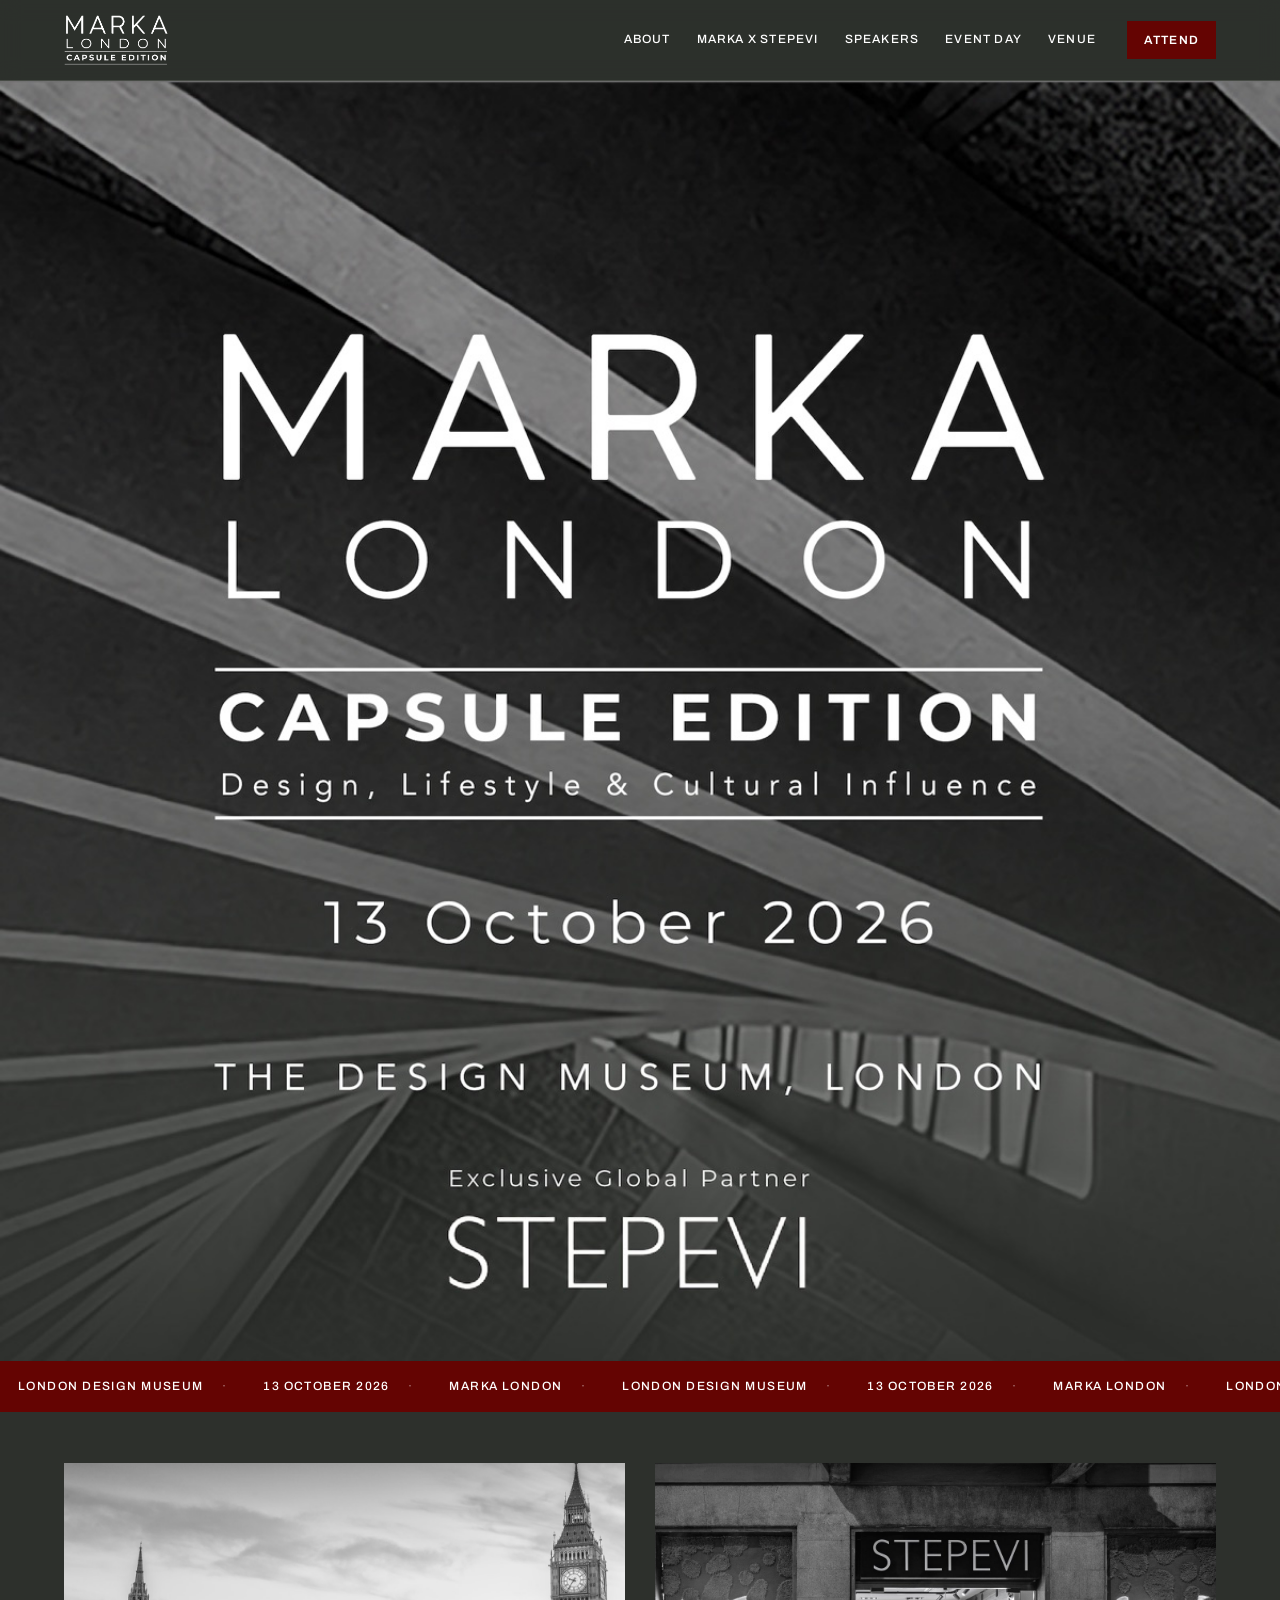
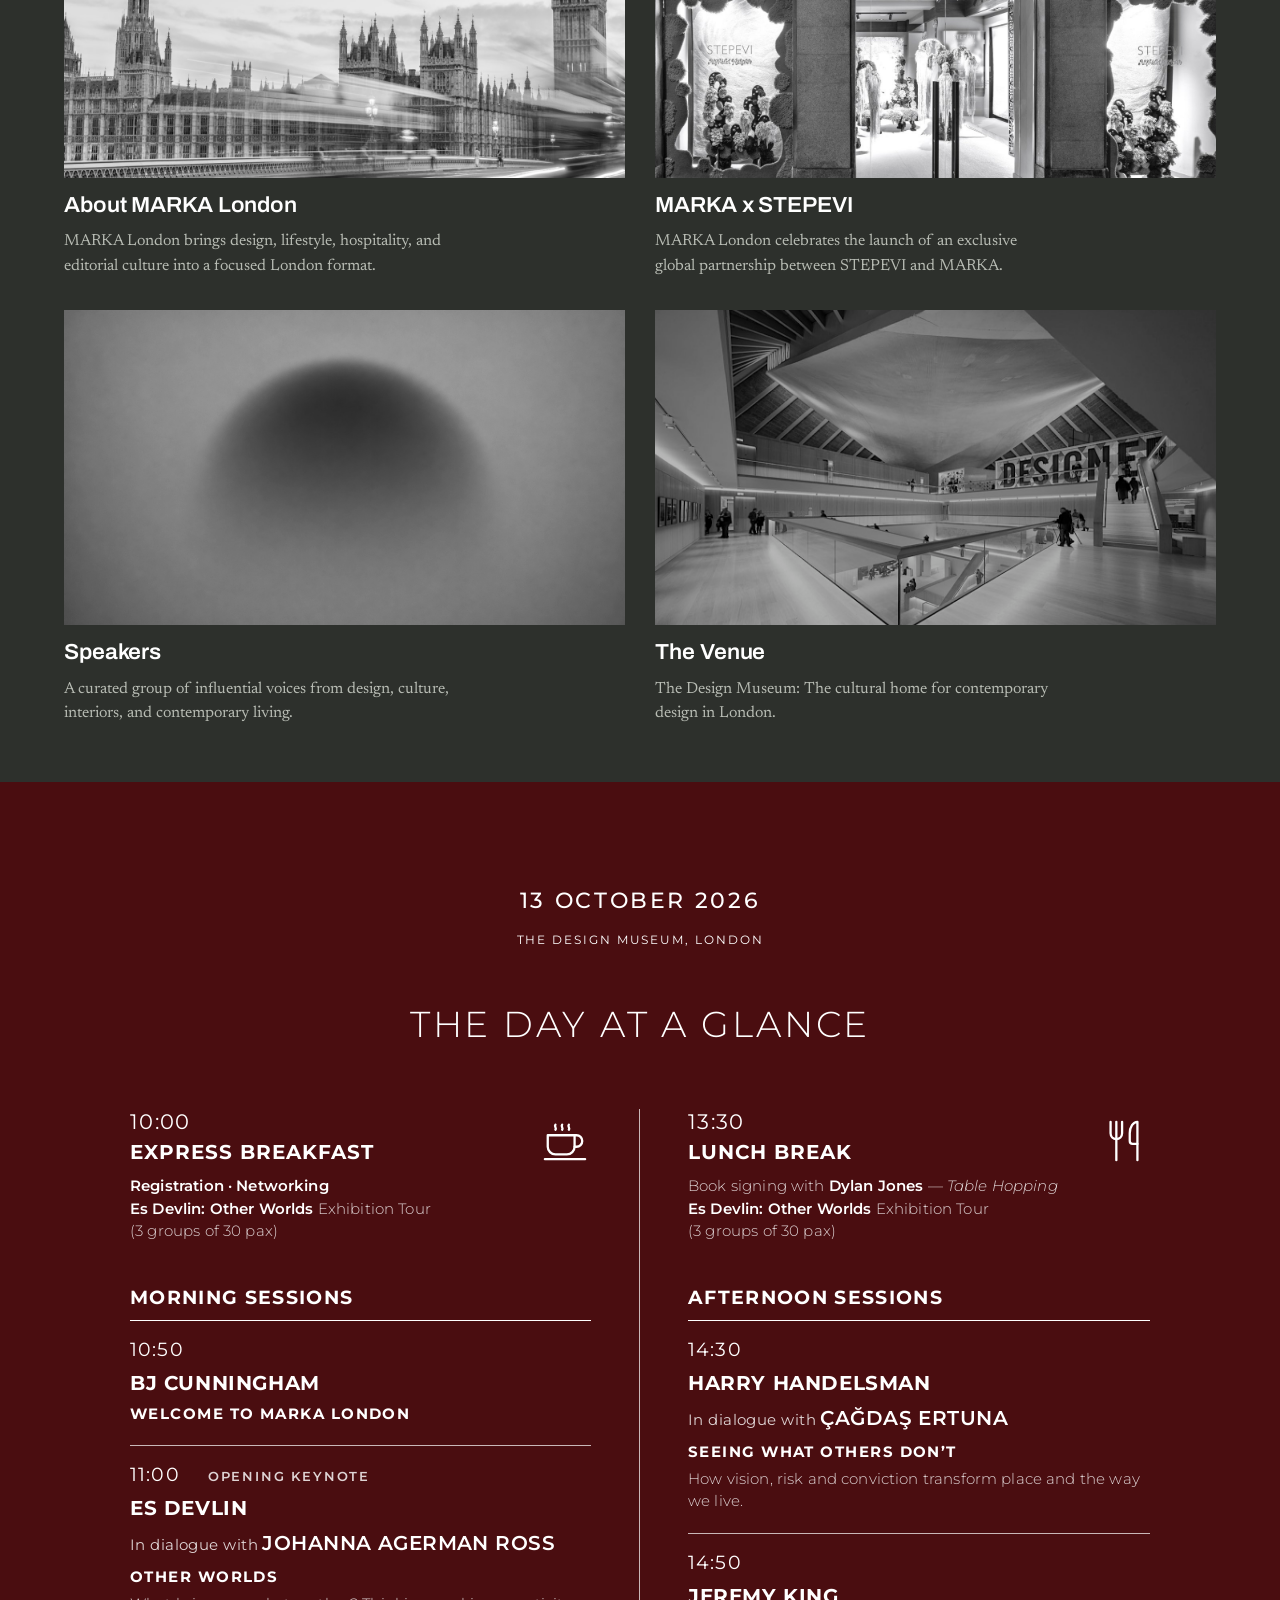
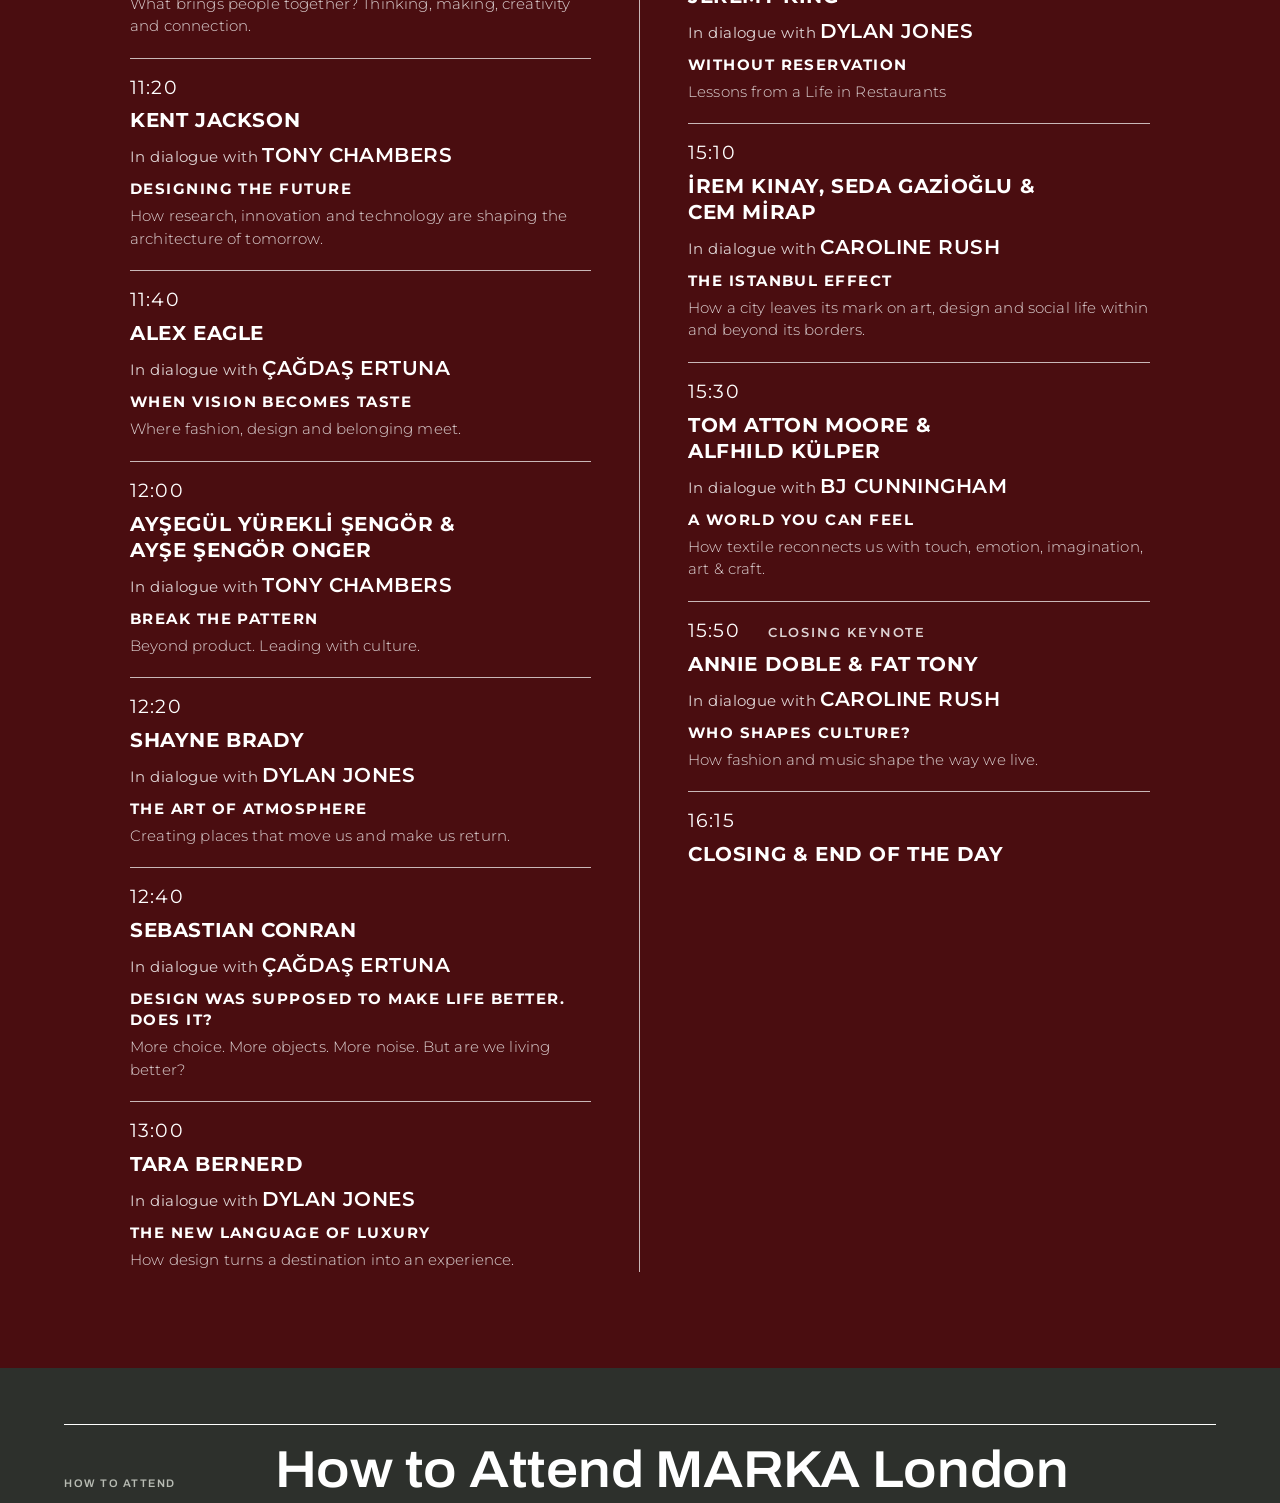
<file: index.html>
<!doctype html>
<html lang="en">
<head>
<meta charset="utf-8">
<meta name="viewport" content="width=device-width, initial-scale=1">
<meta name="description" content="MARKA London Capsule Edition — design, lifestyle, hospitality, and editorial culture in a focused London format. The Design Museum, 13 October 2026.">
<title>MARKA London — Capsule Edition</title>
<link rel="preconnect" href="https://fonts.googleapis.com">
<link rel="preconnect" href="https://fonts.gstatic.com" crossorigin>
<link rel="stylesheet" href="https://fonts.googleapis.com/css2?family=Archivo:wdth,wght@75..125,400..700&family=Newsreader:opsz,wght@6..72,300..600&display=swap">
<link rel="stylesheet" href="https://fonts.googleapis.com/css2?family=Montserrat:wght@300;400;500;600;700&display=swap">
<link rel="stylesheet" href="styles.css">
</head>
<body>
<header class="top">
  <div class="wrap top-in">
    <a class="mark-logo" href="#top"><img src="assets/logo.png" alt="MARKA London — Capsule Edition"></a>
    <nav class="nav" aria-label="Primary">
      <a href="about">About</a>
      <a href="stepevi">MARKA x STEPEVI</a>
      <a href="speakers">Speakers</a>
      <a href="event-day">Event Day</a>
      <a href="venue">Venue</a>
    </nav>
    <div class="top-actions">
      <a class="btn btn-sm" href="#attend">Attend</a>
      <button class="nav-toggle" type="button" aria-expanded="false"
              aria-controls="mobileNav" aria-label="Open menu">
        <span class="bars" aria-hidden="true"></span>
      </button>
    </div>
  </div>
  <nav class="mobile-nav" id="mobileNav" aria-label="Primary, mobile">
    <a href="about">About</a>
    <a href="stepevi">MARKA x STEPEVI</a>
    <a href="speakers">Speakers</a>
    <a href="event-day">Event Day</a>
    <a href="venue">Venue</a>
  </nav>
</header>

<main id="top">

  <section class="hero">
    <picture>
      <source media="(max-width:760px)" srcset="assets/hero-banner-mobile.jpg" width="1200" height="1200">
      <img class="hero-banner" src="assets/hero-banner.jpg" alt="MARKA London, 13 October 2026. Capsule Edition: design, lifestyle and cultural influence. The Design Museum, London. Exclusive global partner: STEPEVI.">
    </picture>
  </section>

  <div class="ticker ticker-hero" aria-label="Venue and date">
    <div class="ticker-track" id="tickerTrack"></div>
  </div>

  <!-- PROGRAMS -->
  <section class="sect" id="programs">
    <div class="wrap">
      <div class="programs">
        <div class="stack">

        <a class="card" href="about">
          <span class="frame">
            <img src="assets/about-marka-london-bw.jpg" alt="Westminster and Big Ben at dusk, traffic streaking across Westminster Bridge.">
            <img class="frame-hover" src="assets/about-marka-london.jpg" alt="" aria-hidden="true">
          </span>
          <div>
            <h3>About MARKA London</h3>
          </div>
          <p>MARKA London brings design, lifestyle, hospitality, and editorial culture into a focused London format.</p>
        </a>

        <a class="card" href="speakers">
          <span class="frame">
            <img src="assets/speakers-bw.jpg" alt="A soft-focus dome form, lit from above.">
            <img class="frame-hover" src="assets/speakers.jpg" alt="" aria-hidden="true">
          </span>
          <div>
            <h3>Speakers</h3>
          </div>
          <p>A curated group of influential voices from design, culture, interiors, and contemporary living.</p>
        </a>

        </div>

        <div class="stack">

        <a class="card" href="stepevi">
          <span class="frame">
            <img src="assets/marka-stepevi-bw.jpg" alt="The Stepevi storefront at Milan Design Week, its windows filled with tufted textile landscapes.">
            <img class="frame-hover" src="assets/marka-stepevi.jpg" alt="" aria-hidden="true">
          </span>
          <div>
            <h3>MARKA x STEPEVI</h3>
          </div>
          <p>MARKA London celebrates the launch of an exclusive global partnership between STEPEVI and MARKA.</p>
        </a>

        <a class="card" href="venue">
          <span class="frame">
            <img src="assets/venue-design-museum-bw.jpg" alt="The atrium of the Design Museum in London, under its curved timber roof.">
            <img class="frame-hover" src="assets/venue-design-museum.jpg" alt="" aria-hidden="true">
          </span>
          <div>
            <h3>The Venue</h3>
          </div>
          <p>The Design Museum: The cultural home for contemporary design in London.</p>
        </a>

        </div>

      </div>


    </div>
  </section>

  <!-- DAY AT A GLANCE -->
    <section class="mk-prog" id="visit" aria-labelledby="mk-prog-heading">
    <div class="mk-prog__head">
      <div class="mk-prog__date">13 OCTOBER 2026</div>
      <div class="mk-prog__venue">THE DESIGN MUSEUM, LONDON</div>
      <h2 class="mk-prog__h" id="mk-prog-heading">THE DAY AT A GLANCE</h2>
    </div>

    <div class="mk-cols">
      <div class="mk-col">
        <div class="mk-break">
          <div>
            <span class="mk-time">10:00</span>
            <h3 class="mk-sech">EXPRESS BREAKFAST</h3>
            <p class="mk-desc"><b>Registration &middot; Networking</b><br><b>Es Devlin: Other Worlds</b> Exhibition Tour<br>(3 groups of 30 pax)</p>
          </div>
          <span class="mk-ic" aria-hidden="true"><svg viewBox="0 0 24 24" fill="none" stroke="#ffffff" stroke-width="1.2" stroke-linecap="round" stroke-linejoin="round"><path d="M17 9h1a3 3 0 1 1 0 6h-1"/><path d="M3 9h14v6a4 4 0 0 1-4 4H7a4 4 0 0 1-4-4z"/><path d="M7 3.5c-.8 1 .8 1.6 0 2.6"/><path d="M10.5 3.5c-.8 1 .8 1.6 0 2.6"/><path d="M14 3.5c-.8 1 .8 1.6 0 2.6"/><path d="M1.5 21.5h21"/></svg></span>
        </div>
        <h3 class="mk-part">MORNING SESSIONS</h3>
        <ol class="mk-list">
          <li class="mk-item">
            <div class="mk-item__head"><span class="mk-time">10:50</span></div>
            <h4 class="mk-name">BJ CUNNINGHAM</h4>
            <div class="mk-title">WELCOME TO MARKA LONDON</div>
          </li>
          <li class="mk-item">
            <div class="mk-item__head"><span class="mk-time">11:00</span><span class="mk-tag">Opening keynote</span></div>
            <h4 class="mk-name">ES DEVLIN</h4>
            <div class="mk-with">In dialogue with <b>JOHANNA AGERMAN ROSS</b></div>
            <div class="mk-title">OTHER WORLDS</div>
            <p class="mk-desc">What brings people together? Thinking, making, creativity and connection.</p>
          </li>
          <li class="mk-item">
            <div class="mk-item__head"><span class="mk-time">11:20</span></div>
            <h4 class="mk-name">KENT JACKSON</h4>
            <div class="mk-with">In dialogue with <b>TONY CHAMBERS</b></div>
            <div class="mk-title">DESIGNING THE FUTURE</div>
            <p class="mk-desc">How research, innovation and technology are shaping the architecture of tomorrow.</p>
          </li>
          <li class="mk-item">
            <div class="mk-item__head"><span class="mk-time">11:40</span></div>
            <h4 class="mk-name">ALEX EAGLE</h4>
            <div class="mk-with">In dialogue with <b>ÇAĞDAŞ ERTUNA</b></div>
            <div class="mk-title">WHEN VISION BECOMES TASTE</div>
            <p class="mk-desc">Where fashion, design and belonging meet.</p>
          </li>
          <li class="mk-item">
            <div class="mk-item__head"><span class="mk-time">12:00</span></div>
            <h4 class="mk-name">AYŞEGÜL YÜREKLİ ŞENGÖR &amp;<br>AYŞE ŞENGÖR ONGER</h4>
            <div class="mk-with">In dialogue with <b>TONY CHAMBERS</b></div>
            <div class="mk-title">BREAK THE PATTERN</div>
            <p class="mk-desc">Beyond product. Leading with culture.</p>
          </li>
          <li class="mk-item">
            <div class="mk-item__head"><span class="mk-time">12:20</span></div>
            <h4 class="mk-name">SHAYNE BRADY</h4>
            <div class="mk-with">In dialogue with <b>DYLAN JONES</b></div>
            <div class="mk-title">THE ART OF ATMOSPHERE</div>
            <p class="mk-desc">Creating places that move us and make us return.</p>
          </li>
          <li class="mk-item">
            <div class="mk-item__head"><span class="mk-time">12:40</span></div>
            <h4 class="mk-name">SEBASTIAN CONRAN</h4>
            <div class="mk-with">In dialogue with <b>ÇAĞDAŞ ERTUNA</b></div>
            <div class="mk-title">DESIGN WAS SUPPOSED TO MAKE LIFE BETTER. DOES IT?</div>
            <p class="mk-desc">More choice. More objects. More noise. But are we living better?</p>
          </li>
          <li class="mk-item">
            <div class="mk-item__head"><span class="mk-time">13:00</span></div>
            <h4 class="mk-name">TARA BERNERD</h4>
            <div class="mk-with">In dialogue with <b>DYLAN JONES</b></div>
            <div class="mk-title">THE NEW LANGUAGE OF LUXURY</div>
            <p class="mk-desc">How design turns a destination into an experience.</p>
          </li>
        </ol>
      </div>
      <div class="mk-col">
        <div class="mk-break">
          <div>
            <span class="mk-time">13:30</span>
            <h3 class="mk-sech">LUNCH BREAK</h3>
            <p class="mk-desc">Book signing with <b>Dylan Jones</b> &mdash; <em>Table Hopping</em><br><b>Es Devlin: Other Worlds</b> Exhibition Tour<br>(3 groups of 30 pax)</p>
          </div>
          <span class="mk-ic" aria-hidden="true"><svg viewBox="0 0 24 24" fill="none" stroke="#ffffff" stroke-width="1.2" stroke-linecap="round" stroke-linejoin="round"><path d="M5 2v6c0 1.7 1.3 3 3 3s3-1.3 3-3V2"/><path d="M8 2v20"/><path d="M19 2c-2.2 0-4 2.7-4 6v4c0 1 .6 1.5 1.5 1.5H19Z"/><path d="M19 13.5V22"/></svg></span>
        </div>
        <h3 class="mk-part">AFTERNOON SESSIONS</h3>
        <ol class="mk-list">
          <li class="mk-item">
            <div class="mk-item__head"><span class="mk-time">14:30</span></div>
            <h4 class="mk-name">HARRY HANDELSMAN</h4>
            <div class="mk-with">In dialogue with <b>ÇAĞDAŞ ERTUNA</b></div>
            <div class="mk-title">SEEING WHAT OTHERS DON&rsquo;T</div>
            <p class="mk-desc">How vision, risk and conviction transform place and the way we live.</p>
          </li>
          <li class="mk-item">
            <div class="mk-item__head"><span class="mk-time">14:50</span></div>
            <h4 class="mk-name">JEREMY KING</h4>
            <div class="mk-with">In dialogue with <b>DYLAN JONES</b></div>
            <div class="mk-title">WITHOUT RESERVATION</div>
            <p class="mk-desc">Lessons from a Life in Restaurants</p>
          </li>
          <li class="mk-item">
            <div class="mk-item__head"><span class="mk-time">15:10</span></div>
            <h4 class="mk-name">İREM KINAY, SEDA GAZİOĞLU &amp;<br>CEM MİRAP</h4>
            <div class="mk-with">In dialogue with <b>CAROLINE RUSH</b></div>
            <div class="mk-title">THE ISTANBUL EFFECT</div>
            <p class="mk-desc">How a city leaves its mark on art, design and social life within and beyond its borders.</p>
          </li>
          <li class="mk-item">
            <div class="mk-item__head"><span class="mk-time">15:30</span></div>
            <h4 class="mk-name">TOM ATTON MOORE &amp;<br>ALFHILD KÜLPER</h4>
            <div class="mk-with">In dialogue with <b>BJ CUNNINGHAM</b></div>
            <div class="mk-title">A WORLD YOU CAN FEEL</div>
            <p class="mk-desc">How textile reconnects us with touch, emotion, imagination, art &amp; craft.</p>
          </li>
          <li class="mk-item">
            <div class="mk-item__head"><span class="mk-time">15:50</span><span class="mk-tag">Closing keynote</span></div>
            <h4 class="mk-name">ANNIE DOBLE &amp; FAT TONY</h4>
            <div class="mk-with">In dialogue with <b>CAROLINE RUSH</b></div>
            <div class="mk-title">WHO SHAPES CULTURE?</div>
            <p class="mk-desc">How fashion and music shape the way we live.</p>
          </li>
          <li class="mk-item">
            <div class="mk-item__head"><span class="mk-time">16:15</span></div>
            <h4 class="mk-name">CLOSING &amp; END OF THE DAY</h4>
          </li>
        </ol>
      </div>
    </div>
  </section>

  <!-- HOW TO ATTEND -->
  <section class="sect" id="attend">
    <div class="wrap">
      <div class="sect-head">
        <p class="label">How to Attend</p>
        <h2 class="sect-title">How to Attend MARKA London</h2>
      </div>
      <p class="lede attend-lede">For invitations, attendance requests and collaboration inquiries regarding the MARKA London Event, please contact us by phone or email.</p>
    </div>
    <div class="wrap">
      <div class="attend-grid">

        <div class="attend-panel panel-accent">
          <div class="attend-head">
            <svg viewBox="0 0 44 44" role="img" aria-label="Day access"><rect x="4" y="11" width="36" height="22" rx="2"/><circle cx="22" cy="19" r="4"/><path d="M18 27h8"/></svg>
            <h3>Day Access</h3>
          </div>
          <div class="attend-body">
            <p><strong>DAY ACCESS SALES ARE NOW CLOSED.</strong></p>
            <p>Thank you for your interest in MARKA London.</p>
            <p>See you all on 13 October at the Design Museum. The day begins at 10:00.</p>
          </div>
        </div>

        <div class="attend-panel panel-black">
          <div class="attend-head">
            <svg viewBox="0 0 44 44" role="img" aria-label="Invitation"><rect x="5" y="11" width="34" height="23"/><path d="M5 11l17 13 17-13"/></svg>
            <h3>By Invitation</h3>
          </div>
          <div class="attend-body">
            <p>Available exclusively to guests invited by STEPEVI, MARKA&rsquo;s Exclusive Global Partner.</p>
            <p>Please RSVP via the link provided in your personal invitation.</p>
          </div>
        </div>

      </div>
    </div>
  </section>


</main>

<footer class="foot">
  <div class="wrap">
    <div class="foot-grid">
      <div>
        <a class="mark-logo" href="index.html"><img src="assets/logo.png" alt="MARKA London — Capsule Edition"></a>
      </div>
      <div>
        <ul>
          <li><a href="about">About</a></li>
          <li><a href="event-day">Programme</a></li>
          <li><a href="#attend">How to attend</a></li>
        </ul>
      </div>
      <div>
        <ul>
          <li><a href="venue">Venue</a></li>
          <li><a href="speakers">Speakers</a></li>
          <li><a href="stepevi">MARKA x STEPEVI</a></li>
        </ul>
      </div>
    </div>
  </div>
</footer>

<script>
(function(){
  var strip = ["London Design Museum","13 October 2026","MARKA London"];
  var track = document.getElementById('tickerTrack');
  if (track) {
    var seq = [];
    for (var r = 0; r < 8; r++) { seq = seq.concat(strip); }
    var html = seq.map(function(item){ return '<span>' + item + '</span>'; }).join('');
    track.innerHTML = html + html;
  }
})();
</script>
<script>
(function(){
  var btn = document.querySelector('.nav-toggle');
  var menu = document.getElementById('mobileNav');
  if (!btn || !menu) return;
  btn.addEventListener('click', function(){
    var open = btn.getAttribute('aria-expanded') === 'true';
    btn.setAttribute('aria-expanded', String(!open));
    btn.setAttribute('aria-label', open ? 'Open menu' : 'Close menu');
    menu.classList.toggle('is-open', !open);
  });
})();
</script>
</body>
</html>
</file>
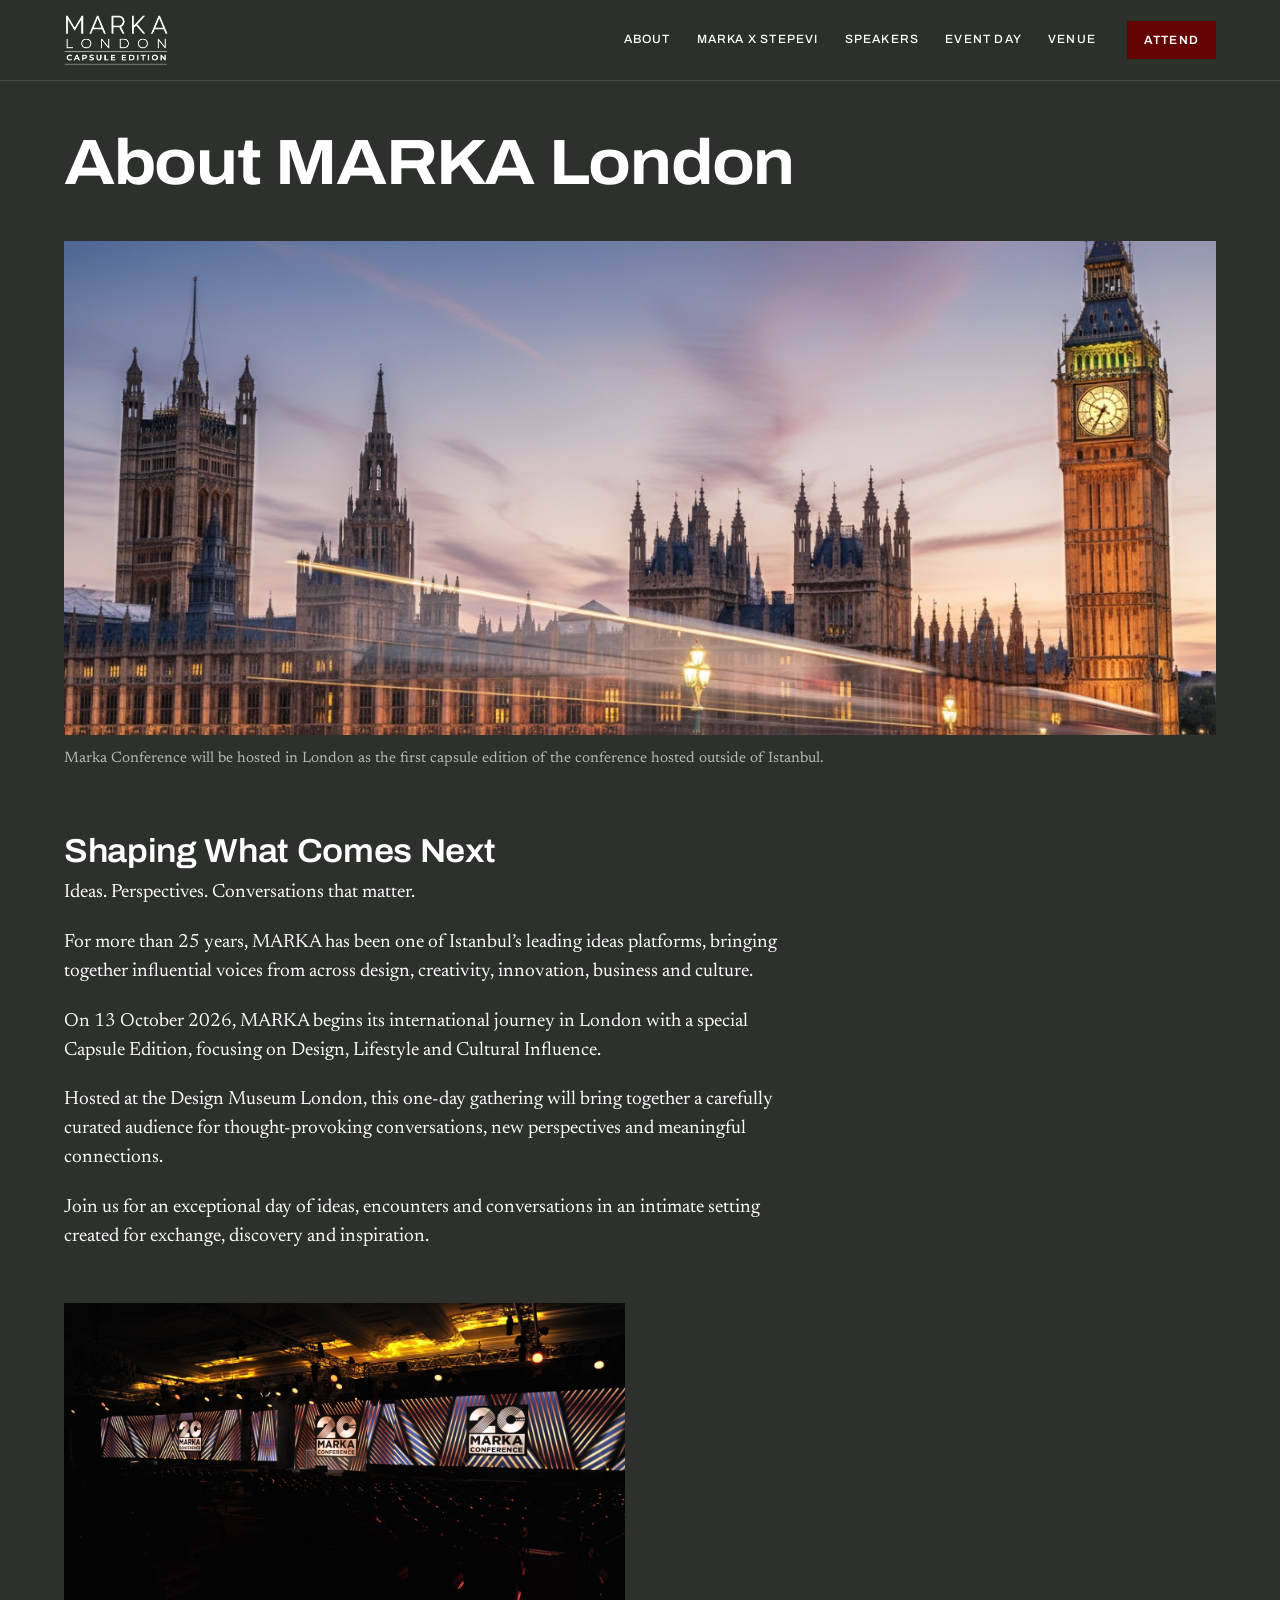
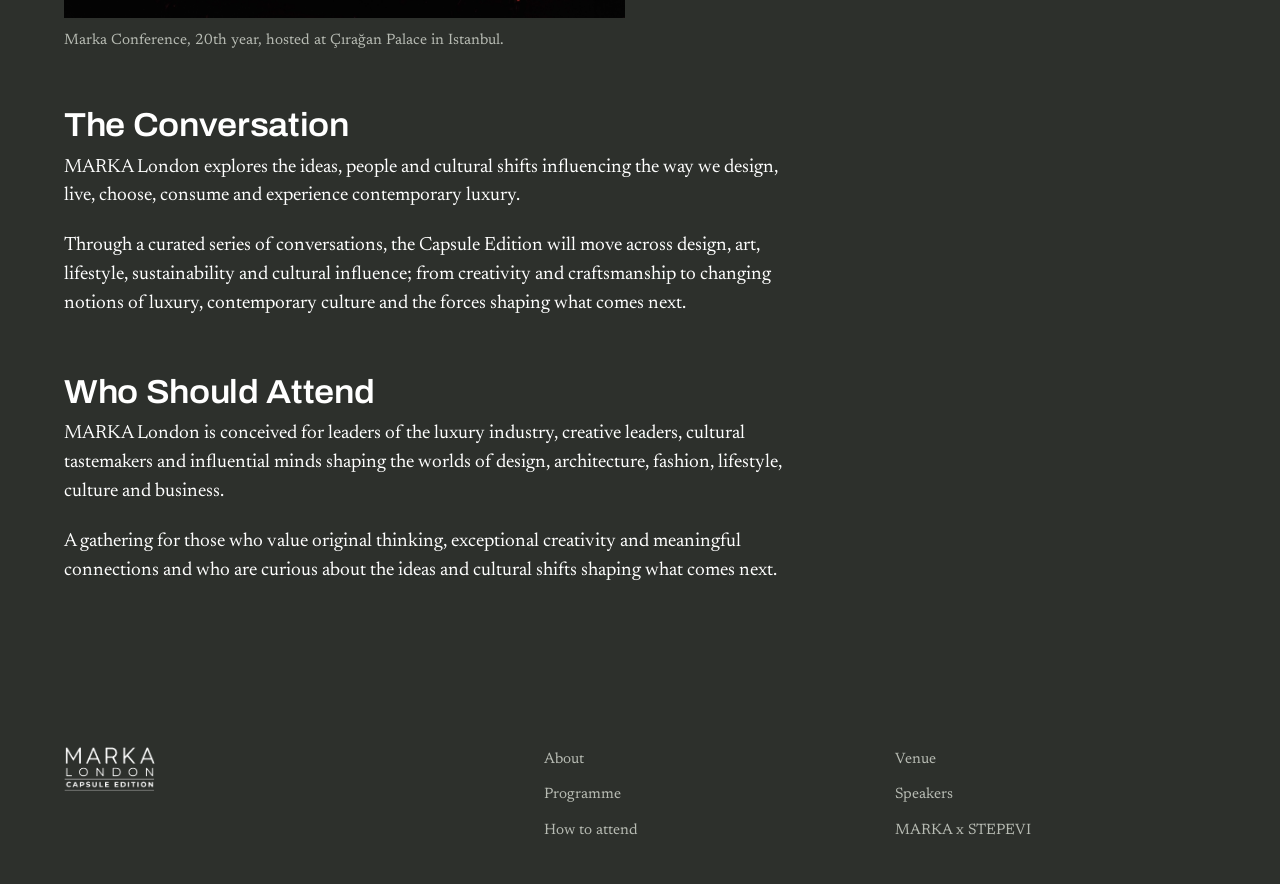
<file: about.html>
<!doctype html>
<html lang="en">
<head>
<meta charset="utf-8">
<meta name="viewport" content="width=device-width, initial-scale=1">
<meta name="description" content="About MARKA London — an exclusive platform for ideas and dialogue, at the Design Museum on 13 October 2026.">
<title>About MARKA London</title>
<link rel="preconnect" href="https://fonts.googleapis.com">
<link rel="preconnect" href="https://fonts.gstatic.com" crossorigin>
<link rel="stylesheet" href="https://fonts.googleapis.com/css2?family=Archivo:wdth,wght@75..125,400..700&family=Newsreader:opsz,wght@6..72,300..600&display=swap">
<link rel="stylesheet" href="styles.css">
<style>
  /* ---------- L2 page ---------- */
  .l2{padding-block:clamp(30px,4vw,58px) clamp(50px,7vw,96px);}
  .l2-title{
    font-family:var(--display);
    font-variation-settings:"wdth" 110,"wght" 700;letter-spacing:-.02em;
    font-size:clamp(34px,5.4vw,64px);line-height:.98;
    margin:0 0 clamp(28px,3.6vw,52px);
    text-wrap:balance;
  }
  .banner-fig{margin:0 0 clamp(38px,5vw,76px);}
  .banner{aspect-ratio:21/9;overflow:hidden;}
  .banner svg,
  .banner img{width:100%;height:100%;object-fit:cover;}
  .banner-fig figcaption{
    margin-top:12px;
    font-size:15px;color:var(--ink-2);
  }
  @media (max-width:760px){.banner{aspect-ratio:16/10;}}

  .about-body{max-width:68ch;font-size:clamp(18px,1.5vw,21px);line-height:1.5;}
  .l2-subtitle{
    font-family:var(--display);
    font-variation-settings:"wdth" 106,"wght" 600;letter-spacing:-.01em;
    font-size:clamp(24px,2.6vw,34px);line-height:1.06;
    margin:0 0 .3em;
  }
  .l2-standfirst{margin:0 0 1.6em;}
  /* Sits inside .about-body, so it takes the text measure rather than the banner's full width. */
  .inline-fig{margin:clamp(34px,4vw,54px) 0 0;max-width:75%;}
  .about-body > * + .l2-subtitle{margin-top:clamp(38px,4.4vw,60px);}
  .inline-fig img{width:100%;aspect-ratio:16/9;object-fit:cover;display:block;}
  .inline-fig figcaption{margin-top:12px;font-size:15px;line-height:1.45;color:var(--ink-2);}
  .about-body p{margin:0 0 1.1em;}
  .about-body p:last-child{margin-bottom:0;}
</style>
</head>
<body>

<header class="top">
  <div class="wrap top-in">
    <a class="mark-logo" href="index.html"><img src="assets/logo.png" alt="MARKA London — Capsule Edition"></a>
    <nav class="nav" aria-label="Primary">
      <a href="about">About</a>
      <a href="stepevi">MARKA x STEPEVI</a>
      <a href="speakers">Speakers</a>
      <a href="event-day">Event Day</a>
      <a href="venue">Venue</a>
    </nav>
    <div class="top-actions">
      <a class="btn btn-sm" href="index.html#attend">Attend</a>
      <button class="nav-toggle" type="button" aria-expanded="false"
              aria-controls="mobileNav" aria-label="Open menu">
        <span class="bars" aria-hidden="true"></span>
      </button>
    </div>
  </div>
  <nav class="mobile-nav" id="mobileNav" aria-label="Primary, mobile">
    <a href="about">About</a>
    <a href="stepevi">MARKA x STEPEVI</a>
    <a href="speakers">Speakers</a>
    <a href="event-day">Event Day</a>
    <a href="venue">Venue</a>
  </nav>
</header>

<main>

  <section class="l2">
    <div class="wrap">

      <h1 class="l2-title">About MARKA London</h1>

      <figure class="banner-fig">
        <div class="banner">
          <img src="assets/about-banner-london.jpg" alt="Marka Conference will be hosted in London as the first capsule edition of the conference hosted outside of Istanbul.">
        </div>
        <figcaption>Marka Conference will be hosted in London as the first capsule edition of the conference hosted outside of Istanbul.</figcaption>
      </figure>

      <div class="about-body">
        <h2 class="l2-subtitle">Shaping What Comes Next</h2>
        <p class="l2-standfirst">Ideas. Perspectives. Conversations that matter.</p>
        <p>For more than 25 years, MARKA has been one of Istanbul&rsquo;s leading ideas platforms, bringing together influential voices from across design, creativity, innovation, business and culture.</p>
        <p>On 13 October 2026, MARKA begins its international journey in London with a special Capsule Edition, focusing on Design, Lifestyle and Cultural Influence.</p>
        <p>Hosted at the Design Museum London, this one-day gathering will bring together a carefully curated audience for thought-provoking conversations, new perspectives and meaningful connections.</p>
        <p>Join us for an exceptional day of ideas, encounters and conversations in an intimate setting created for exchange, discovery and inspiration.</p>

        <figure class="inline-fig">
          <img src="assets/marka-conference-ciragan.jpg" alt="Marka Conference, 20th year, hosted at &Ccedil;ıra&#287;an Palace in Istanbul.">
          <figcaption>Marka Conference, 20th year, hosted at &Ccedil;ıra&#287;an Palace in Istanbul.</figcaption>
        </figure>

        <h2 class="l2-subtitle">The Conversation</h2>
        <p>MARKA London explores the ideas, people and cultural shifts influencing the way we design, live, choose, consume and experience contemporary luxury.</p>
        <p>Through a curated series of conversations, the Capsule Edition will move across design, art, lifestyle, sustainability and cultural influence; from creativity and craftsmanship to changing notions of luxury, contemporary culture and the forces shaping what comes next.</p>

        <h2 class="l2-subtitle">Who Should Attend</h2>
        <p>MARKA London is conceived for leaders of the luxury industry, creative leaders, cultural tastemakers and influential minds shaping the worlds of design, architecture, fashion, lifestyle, culture and business.</p>
        <p>A gathering for those who value original thinking, exceptional creativity and meaningful connections and who are curious about the ideas and cultural shifts shaping what comes next.</p>
      </div>

    </div>
  </section>

</main>

<footer class="foot">
  <div class="wrap">
    <div class="foot-grid">
      <div>
        <a class="mark-logo" href="index.html"><img src="assets/logo.png" alt="MARKA London — Capsule Edition"></a>
      </div>
      <div>
        <ul>
          <li><a href="about">About</a></li>
          <li><a href="event-day">Programme</a></li>
          <li><a href="index.html#attend">How to attend</a></li>
        </ul>
      </div>
      <div>
        <ul>
          <li><a href="venue">Venue</a></li>
          <li><a href="speakers">Speakers</a></li>
          <li><a href="stepevi">MARKA x STEPEVI</a></li>
        </ul>
      </div>
    </div>
  </div>
</footer>

<script>
(function(){
  var btn = document.querySelector('.nav-toggle');
  var menu = document.getElementById('mobileNav');
  if (!btn || !menu) return;
  btn.addEventListener('click', function(){
    var open = btn.getAttribute('aria-expanded') === 'true';
    btn.setAttribute('aria-expanded', String(!open));
    btn.setAttribute('aria-label', open ? 'Open menu' : 'Close menu');
    menu.classList.toggle('is-open', !open);
  });
})();
</script>
</body>
</html>
</file>
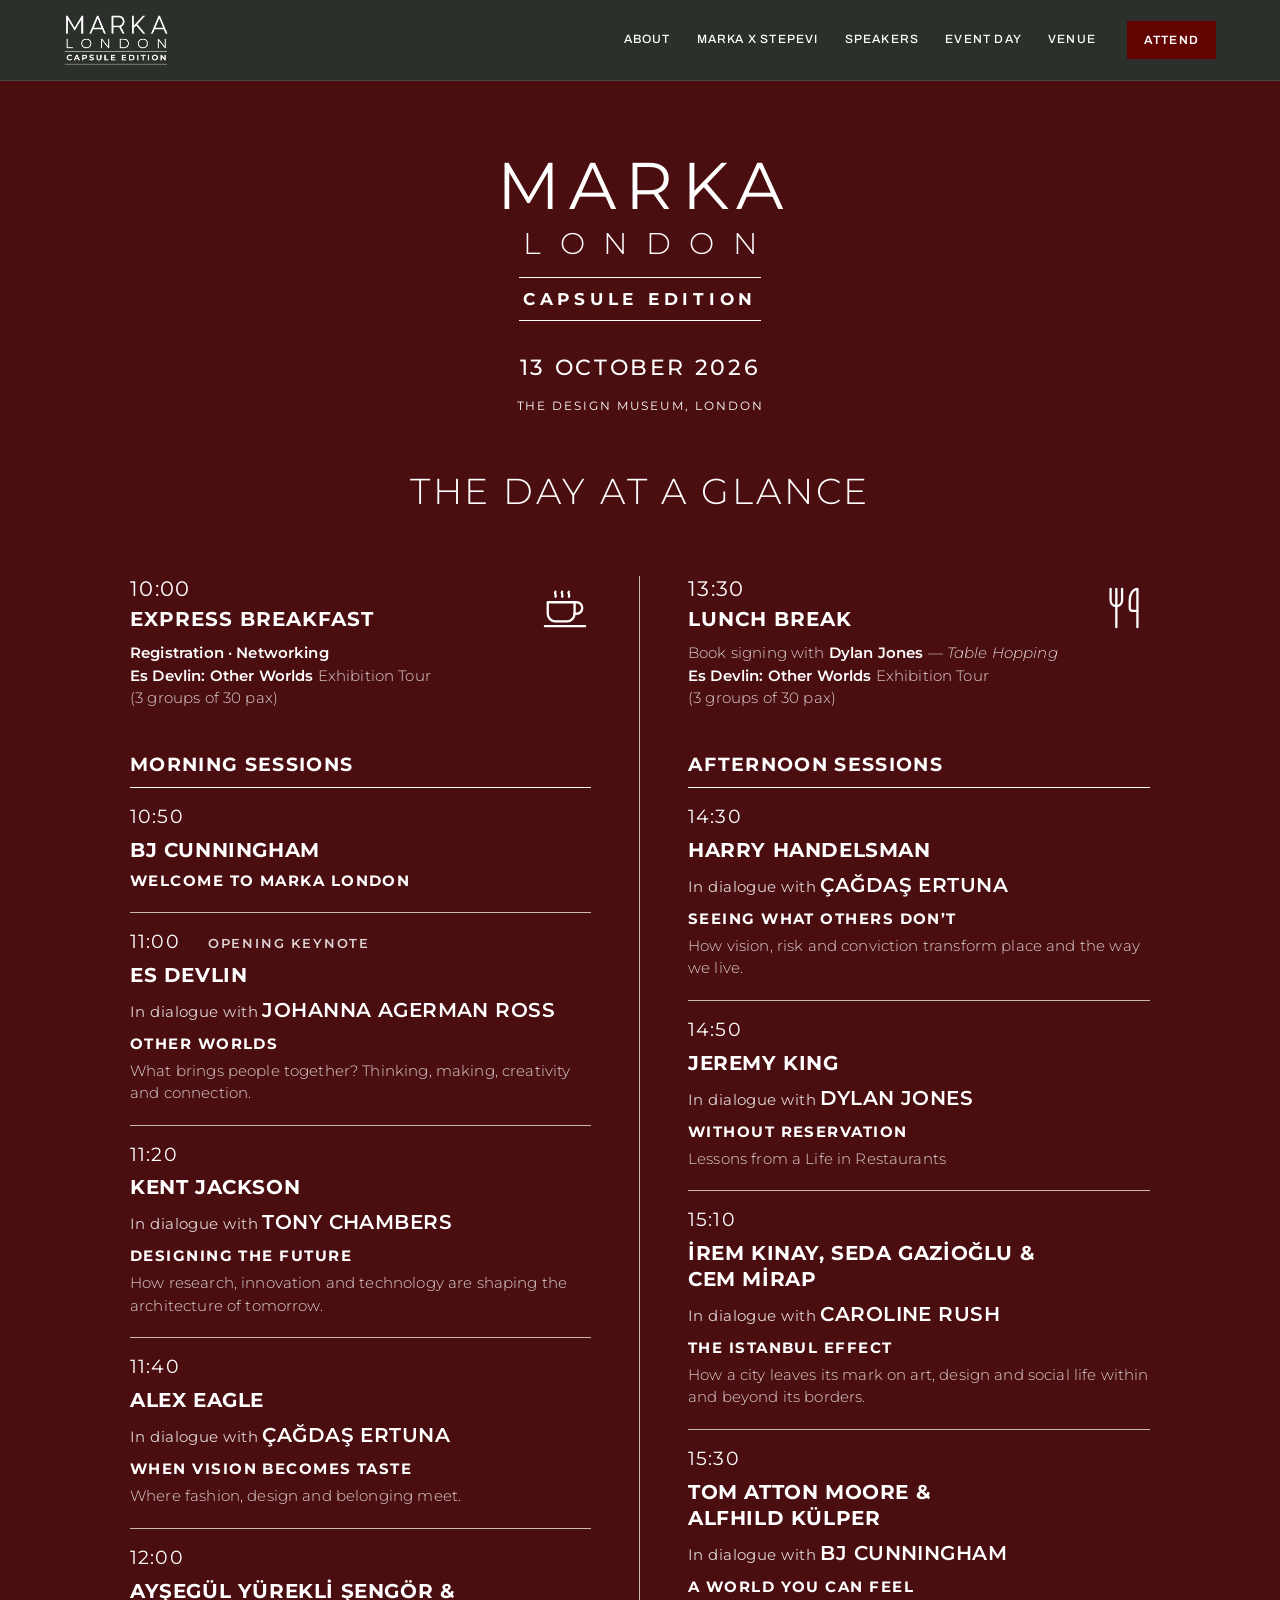
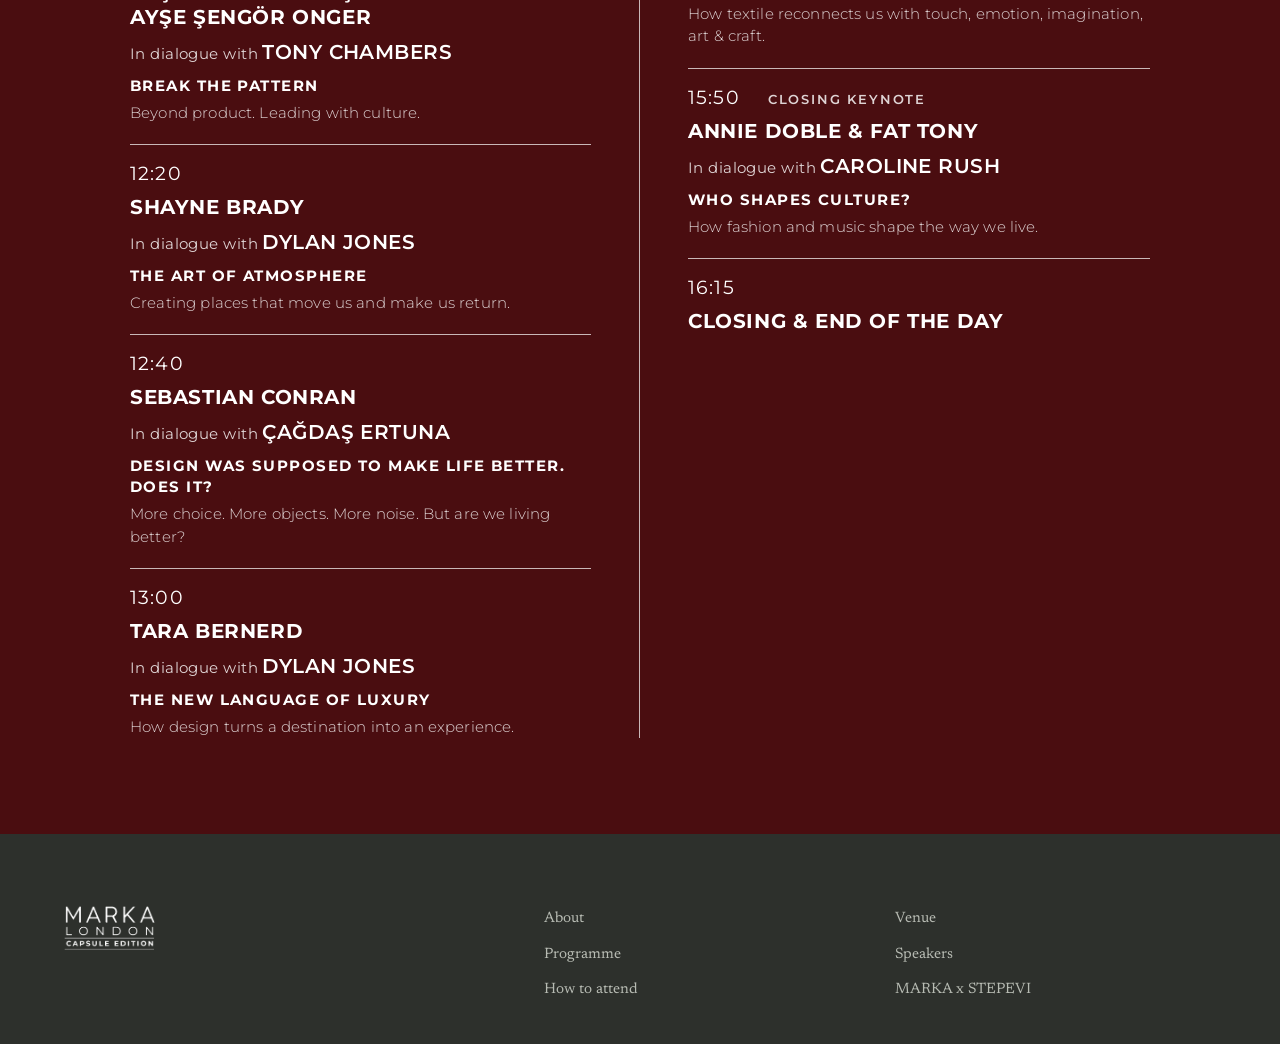
<file: event-day.html>
<!doctype html>
<html lang="en">
<head>
<meta charset="utf-8">
<meta name="viewport" content="width=device-width, initial-scale=1">
<meta name="description" content="Event Day at MARKA London — the full programme for 13 October 2026 at the Design Museum, London.">
<title>Event Day — MARKA London</title>
<link rel="preconnect" href="https://fonts.googleapis.com">
<link rel="preconnect" href="https://fonts.gstatic.com" crossorigin>
<link rel="stylesheet" href="https://fonts.googleapis.com/css2?family=Archivo:wdth,wght@75..125,400..700&family=Newsreader:opsz,wght@6..72,300..600&display=swap">
<link rel="stylesheet" href="https://fonts.googleapis.com/css2?family=Montserrat:wght@300;400;500;600;700&display=swap">
<link rel="stylesheet" href="styles.css">
</head>
<body>

<header class="top">
  <div class="wrap top-in">
    <a class="mark-logo" href="index.html"><img src="assets/logo.png" alt="MARKA London — Capsule Edition"></a>
    <nav class="nav" aria-label="Primary">
      <a href="about">About</a>
      <a href="stepevi">MARKA x STEPEVI</a>
      <a href="speakers">Speakers</a>
      <a href="event-day">Event Day</a>
      <a href="venue">Venue</a>
    </nav>
    <div class="top-actions">
      <a class="btn btn-sm" href="index.html#attend">Attend</a>
      <button class="nav-toggle" type="button" aria-expanded="false"
              aria-controls="mobileNav" aria-label="Open menu">
        <span class="bars" aria-hidden="true"></span>
      </button>
    </div>
  </div>
  <nav class="mobile-nav" id="mobileNav" aria-label="Primary, mobile">
    <a href="about">About</a>
    <a href="stepevi">MARKA x STEPEVI</a>
    <a href="speakers">Speakers</a>
    <a href="event-day">Event Day</a>
    <a href="venue">Venue</a>
  </nav>
</header>

<main>

<section class="mk-prog" id="program" aria-labelledby="mk-prog-heading">
  <div class="mk-prog__head">
    <div class="mk-prog__marka">MARKA</div>
    <div class="mk-prog__london">LONDON</div>
    <div class="mk-prog__edition">CAPSULE EDITION</div>
    <div class="mk-prog__date">13 OCTOBER 2026</div>
    <div class="mk-prog__venue">THE DESIGN MUSEUM, LONDON</div>
    <h2 class="mk-prog__h" id="mk-prog-heading">THE DAY AT A GLANCE</h2>
  </div>

  <div class="mk-cols">
    <div class="mk-col">
      <div class="mk-break">
        <div>
          <span class="mk-time">10:00</span>
          <h3 class="mk-sech">EXPRESS BREAKFAST</h3>
          <p class="mk-desc"><b>Registration &middot; Networking</b><br><b>Es Devlin: Other Worlds</b> Exhibition Tour<br>(3 groups of 30 pax)</p>
        </div>
        <span class="mk-ic" aria-hidden="true"><svg viewBox="0 0 24 24" fill="none" stroke="#ffffff" stroke-width="1.2" stroke-linecap="round" stroke-linejoin="round"><path d="M17 9h1a3 3 0 1 1 0 6h-1"/><path d="M3 9h14v6a4 4 0 0 1-4 4H7a4 4 0 0 1-4-4z"/><path d="M7 3.5c-.8 1 .8 1.6 0 2.6"/><path d="M10.5 3.5c-.8 1 .8 1.6 0 2.6"/><path d="M14 3.5c-.8 1 .8 1.6 0 2.6"/><path d="M1.5 21.5h21"/></svg></span>
      </div>
      <h3 class="mk-part">MORNING SESSIONS</h3>
      <ol class="mk-list">
        <li class="mk-item">
          <div class="mk-item__head"><span class="mk-time">10:50</span></div>
          <h4 class="mk-name">BJ CUNNINGHAM</h4>
          <div class="mk-title">WELCOME TO MARKA LONDON</div>
        </li>
        <li class="mk-item">
          <div class="mk-item__head"><span class="mk-time">11:00</span><span class="mk-tag">Opening keynote</span></div>
          <h4 class="mk-name">ES DEVLIN</h4>
          <div class="mk-with">In dialogue with <b>JOHANNA AGERMAN ROSS</b></div>
          <div class="mk-title">OTHER WORLDS</div>
          <p class="mk-desc">What brings people together? Thinking, making, creativity and connection.</p>
        </li>
        <li class="mk-item">
          <div class="mk-item__head"><span class="mk-time">11:20</span></div>
          <h4 class="mk-name">KENT JACKSON</h4>
          <div class="mk-with">In dialogue with <b>TONY CHAMBERS</b></div>
          <div class="mk-title">DESIGNING THE FUTURE</div>
          <p class="mk-desc">How research, innovation and technology are shaping the architecture of tomorrow.</p>
        </li>
        <li class="mk-item">
          <div class="mk-item__head"><span class="mk-time">11:40</span></div>
          <h4 class="mk-name">ALEX EAGLE</h4>
          <div class="mk-with">In dialogue with <b>ÇAĞDAŞ ERTUNA</b></div>
          <div class="mk-title">WHEN VISION BECOMES TASTE</div>
          <p class="mk-desc">Where fashion, design and belonging meet.</p>
        </li>
        <li class="mk-item">
          <div class="mk-item__head"><span class="mk-time">12:00</span></div>
          <h4 class="mk-name">AYŞEGÜL YÜREKLİ ŞENGÖR &amp;<br>AYŞE ŞENGÖR ONGER</h4>
          <div class="mk-with">In dialogue with <b>TONY CHAMBERS</b></div>
          <div class="mk-title">BREAK THE PATTERN</div>
          <p class="mk-desc">Beyond product. Leading with culture.</p>
        </li>
        <li class="mk-item">
          <div class="mk-item__head"><span class="mk-time">12:20</span></div>
          <h4 class="mk-name">SHAYNE BRADY</h4>
          <div class="mk-with">In dialogue with <b>DYLAN JONES</b></div>
          <div class="mk-title">THE ART OF ATMOSPHERE</div>
          <p class="mk-desc">Creating places that move us and make us return.</p>
        </li>
        <li class="mk-item">
          <div class="mk-item__head"><span class="mk-time">12:40</span></div>
          <h4 class="mk-name">SEBASTIAN CONRAN</h4>
          <div class="mk-with">In dialogue with <b>ÇAĞDAŞ ERTUNA</b></div>
          <div class="mk-title">DESIGN WAS SUPPOSED TO MAKE LIFE BETTER. DOES IT?</div>
          <p class="mk-desc">More choice. More objects. More noise. But are we living better?</p>
        </li>
        <li class="mk-item">
          <div class="mk-item__head"><span class="mk-time">13:00</span></div>
          <h4 class="mk-name">TARA BERNERD</h4>
          <div class="mk-with">In dialogue with <b>DYLAN JONES</b></div>
          <div class="mk-title">THE NEW LANGUAGE OF LUXURY</div>
          <p class="mk-desc">How design turns a destination into an experience.</p>
        </li>
      </ol>
    </div>
    <div class="mk-col">
      <div class="mk-break">
        <div>
          <span class="mk-time">13:30</span>
          <h3 class="mk-sech">LUNCH BREAK</h3>
          <p class="mk-desc">Book signing with <b>Dylan Jones</b> &mdash; <em>Table Hopping</em><br><b>Es Devlin: Other Worlds</b> Exhibition Tour<br>(3 groups of 30 pax)</p>
        </div>
        <span class="mk-ic" aria-hidden="true"><svg viewBox="0 0 24 24" fill="none" stroke="#ffffff" stroke-width="1.2" stroke-linecap="round" stroke-linejoin="round"><path d="M5 2v6c0 1.7 1.3 3 3 3s3-1.3 3-3V2"/><path d="M8 2v20"/><path d="M19 2c-2.2 0-4 2.7-4 6v4c0 1 .6 1.5 1.5 1.5H19Z"/><path d="M19 13.5V22"/></svg></span>
      </div>
      <h3 class="mk-part">AFTERNOON SESSIONS</h3>
      <ol class="mk-list">
        <li class="mk-item">
          <div class="mk-item__head"><span class="mk-time">14:30</span></div>
          <h4 class="mk-name">HARRY HANDELSMAN</h4>
          <div class="mk-with">In dialogue with <b>ÇAĞDAŞ ERTUNA</b></div>
          <div class="mk-title">SEEING WHAT OTHERS DON&rsquo;T</div>
          <p class="mk-desc">How vision, risk and conviction transform place and the way we live.</p>
        </li>
        <li class="mk-item">
          <div class="mk-item__head"><span class="mk-time">14:50</span></div>
          <h4 class="mk-name">JEREMY KING</h4>
          <div class="mk-with">In dialogue with <b>DYLAN JONES</b></div>
          <div class="mk-title">WITHOUT RESERVATION</div>
          <p class="mk-desc">Lessons from a Life in Restaurants</p>
        </li>
        <li class="mk-item">
          <div class="mk-item__head"><span class="mk-time">15:10</span></div>
          <h4 class="mk-name">İREM KINAY, SEDA GAZİOĞLU &amp;<br>CEM MİRAP</h4>
          <div class="mk-with">In dialogue with <b>CAROLINE RUSH</b></div>
          <div class="mk-title">THE ISTANBUL EFFECT</div>
          <p class="mk-desc">How a city leaves its mark on art, design and social life within and beyond its borders.</p>
        </li>
        <li class="mk-item">
          <div class="mk-item__head"><span class="mk-time">15:30</span></div>
          <h4 class="mk-name">TOM ATTON MOORE &amp;<br>ALFHILD KÜLPER</h4>
          <div class="mk-with">In dialogue with <b>BJ CUNNINGHAM</b></div>
          <div class="mk-title">A WORLD YOU CAN FEEL</div>
          <p class="mk-desc">How textile reconnects us with touch, emotion, imagination, art &amp; craft.</p>
        </li>
        <li class="mk-item">
          <div class="mk-item__head"><span class="mk-time">15:50</span><span class="mk-tag">Closing keynote</span></div>
          <h4 class="mk-name">ANNIE DOBLE &amp; FAT TONY</h4>
          <div class="mk-with">In dialogue with <b>CAROLINE RUSH</b></div>
          <div class="mk-title">WHO SHAPES CULTURE?</div>
          <p class="mk-desc">How fashion and music shape the way we live.</p>
        </li>
        <li class="mk-item">
          <div class="mk-item__head"><span class="mk-time">16:15</span></div>
          <h4 class="mk-name">CLOSING &amp; END OF THE DAY</h4>
        </li>
      </ol>
    </div>
  </div>
</section>

</main>

<footer class="foot">
  <div class="wrap">
    <div class="foot-grid">
      <div>
        <a class="mark-logo" href="index.html"><img src="assets/logo.png" alt="MARKA London — Capsule Edition"></a>
      </div>
      <div>
        <ul>
          <li><a href="about">About</a></li>
          <li><a href="event-day">Programme</a></li>
          <li><a href="index.html#attend">How to attend</a></li>
        </ul>
      </div>
      <div>
        <ul>
          <li><a href="venue">Venue</a></li>
          <li><a href="speakers">Speakers</a></li>
          <li><a href="stepevi">MARKA x STEPEVI</a></li>
        </ul>
      </div>
    </div>
  </div>
</footer>

<script>
(function(){
  var btn = document.querySelector('.nav-toggle');
  var menu = document.getElementById('mobileNav');
  if (!btn || !menu) return;
  btn.addEventListener('click', function(){
    var open = btn.getAttribute('aria-expanded') === 'true';
    btn.setAttribute('aria-expanded', String(!open));
    btn.setAttribute('aria-label', open ? 'Open menu' : 'Close menu');
    menu.classList.toggle('is-open', !open);
  });
})();
</script>
</body>
</html>
</file>
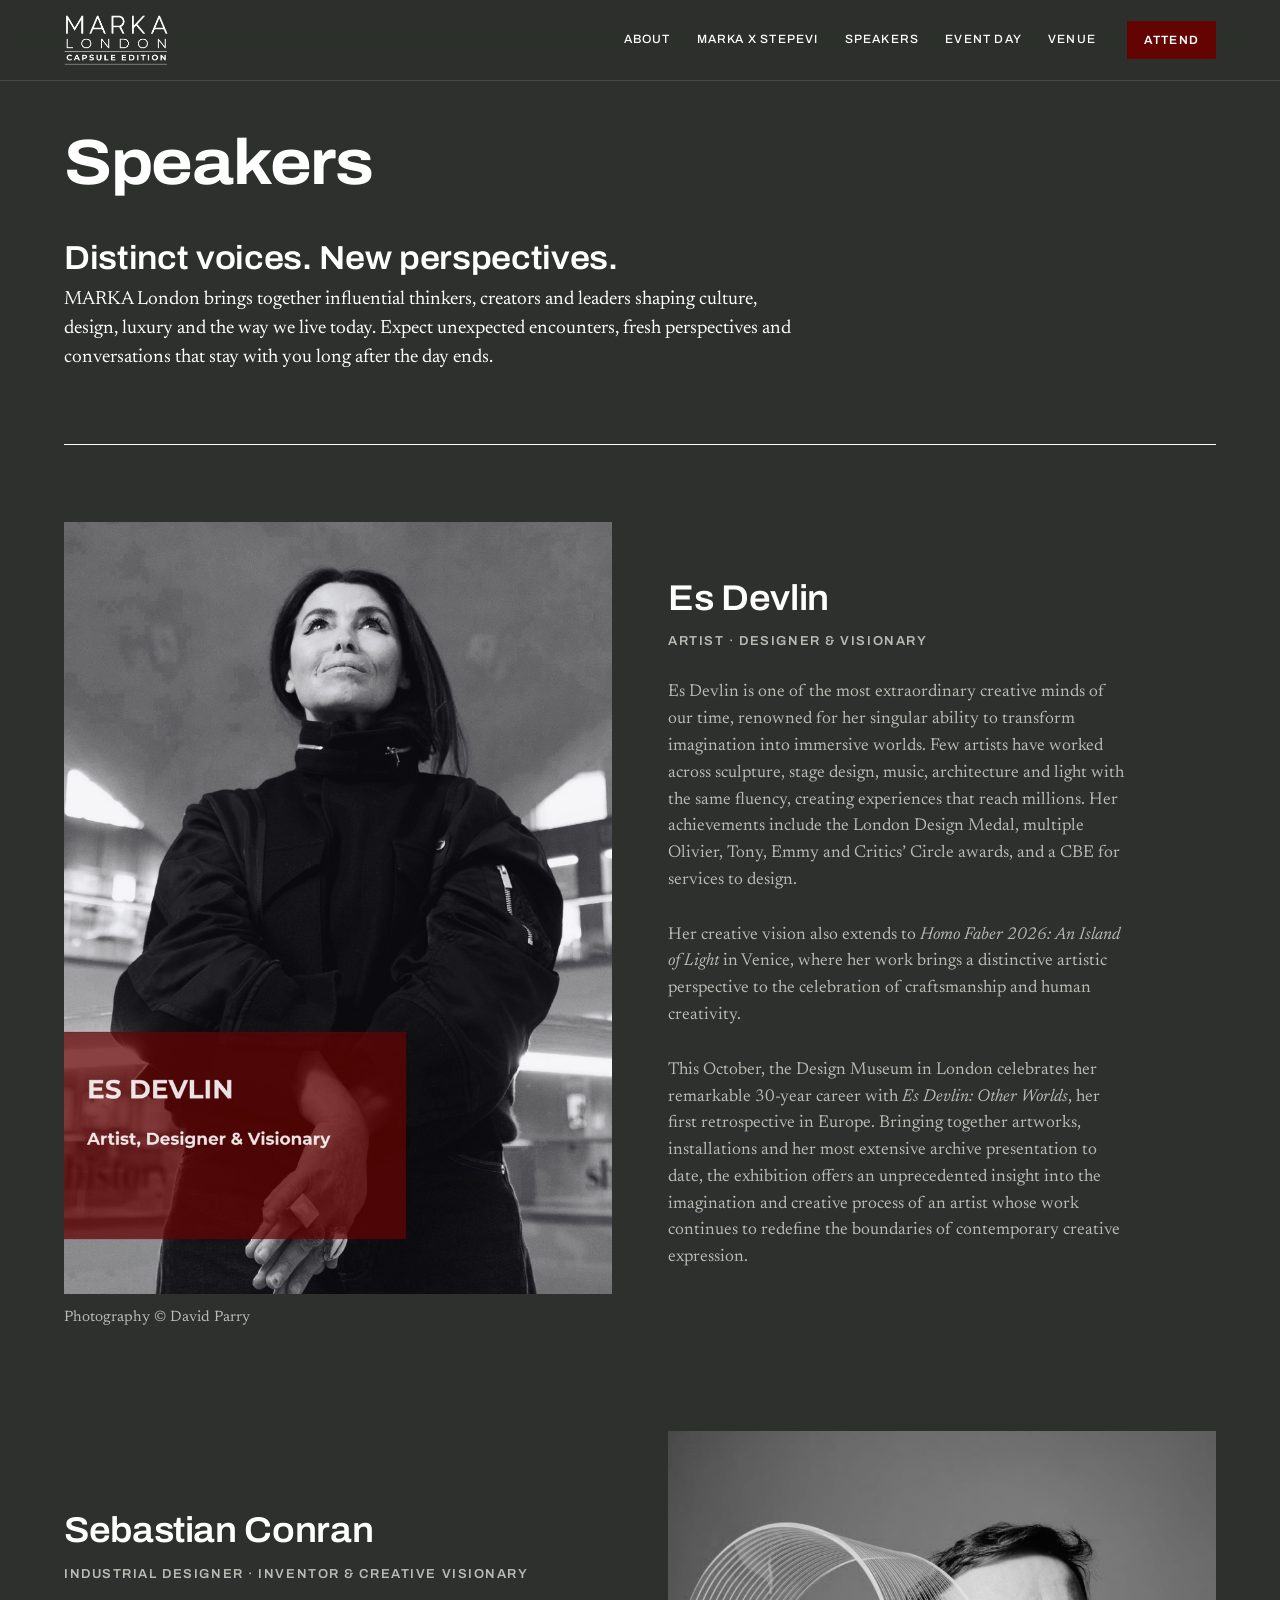
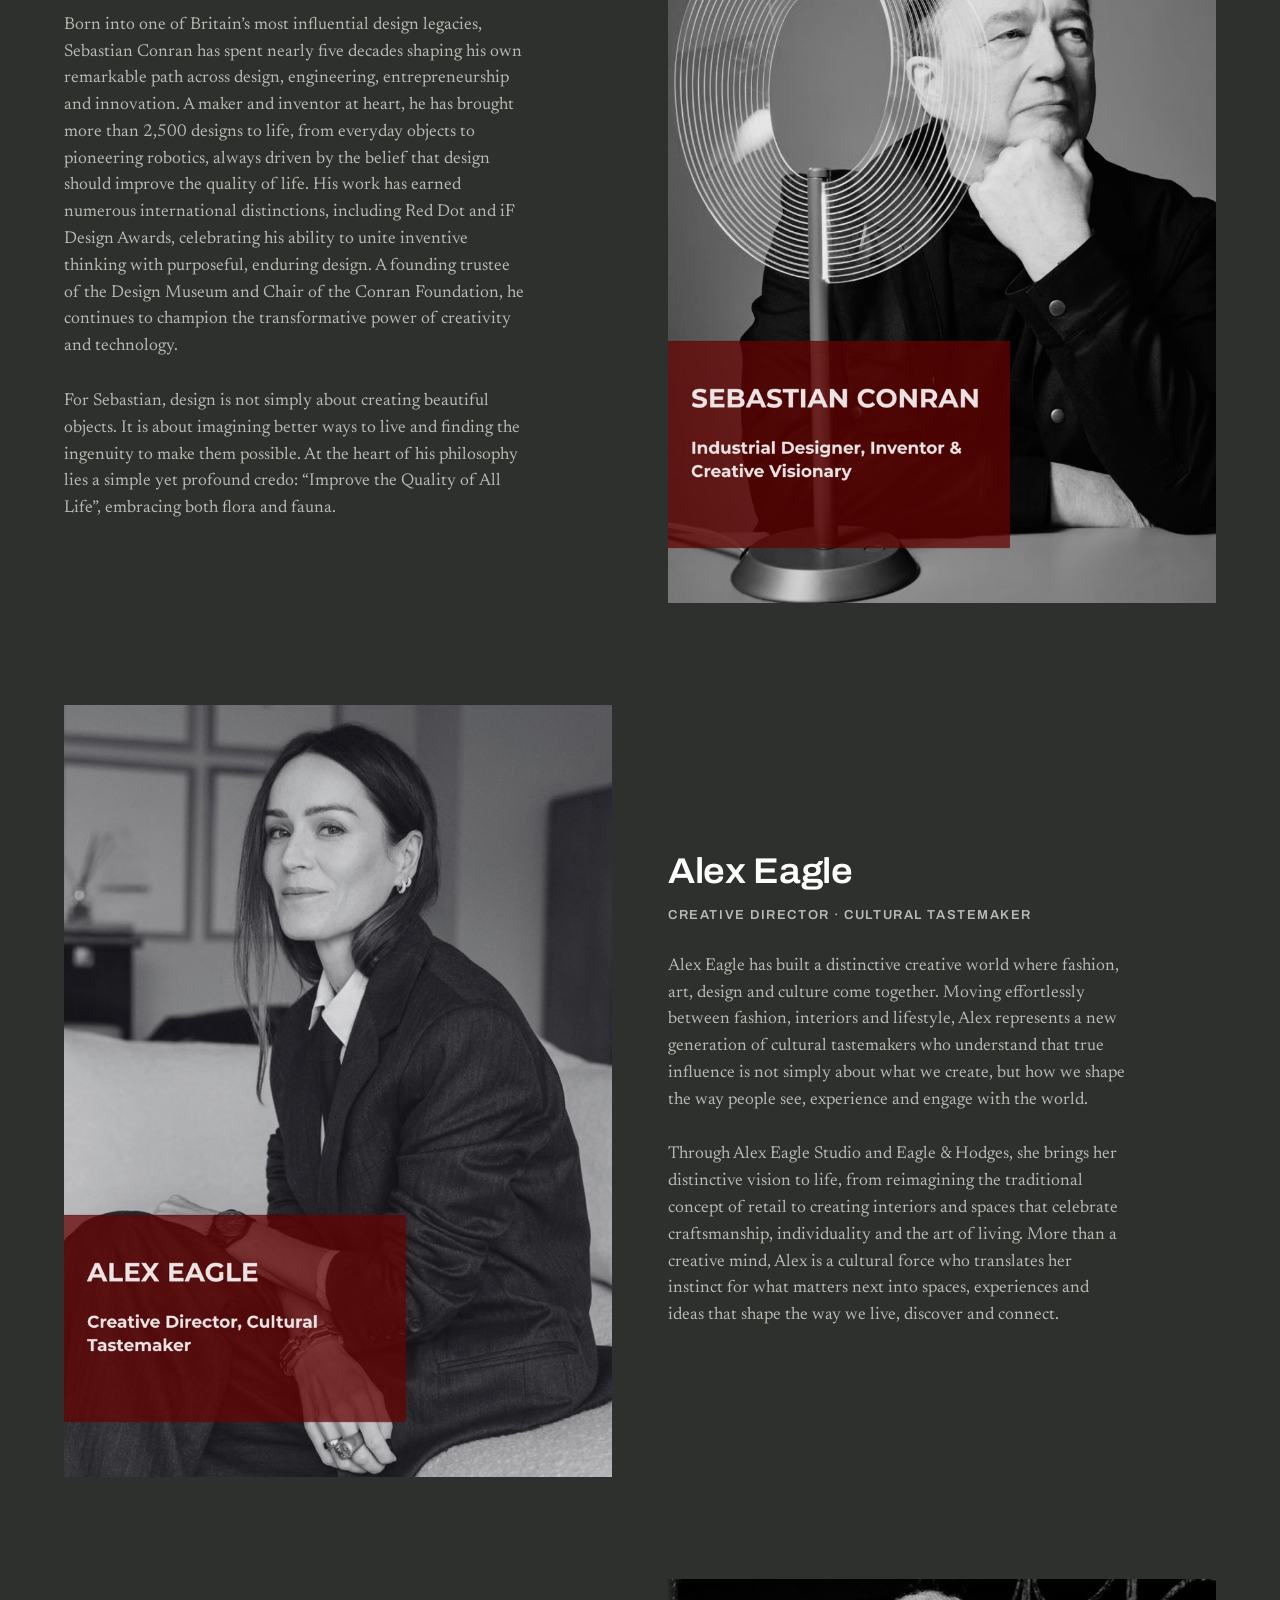
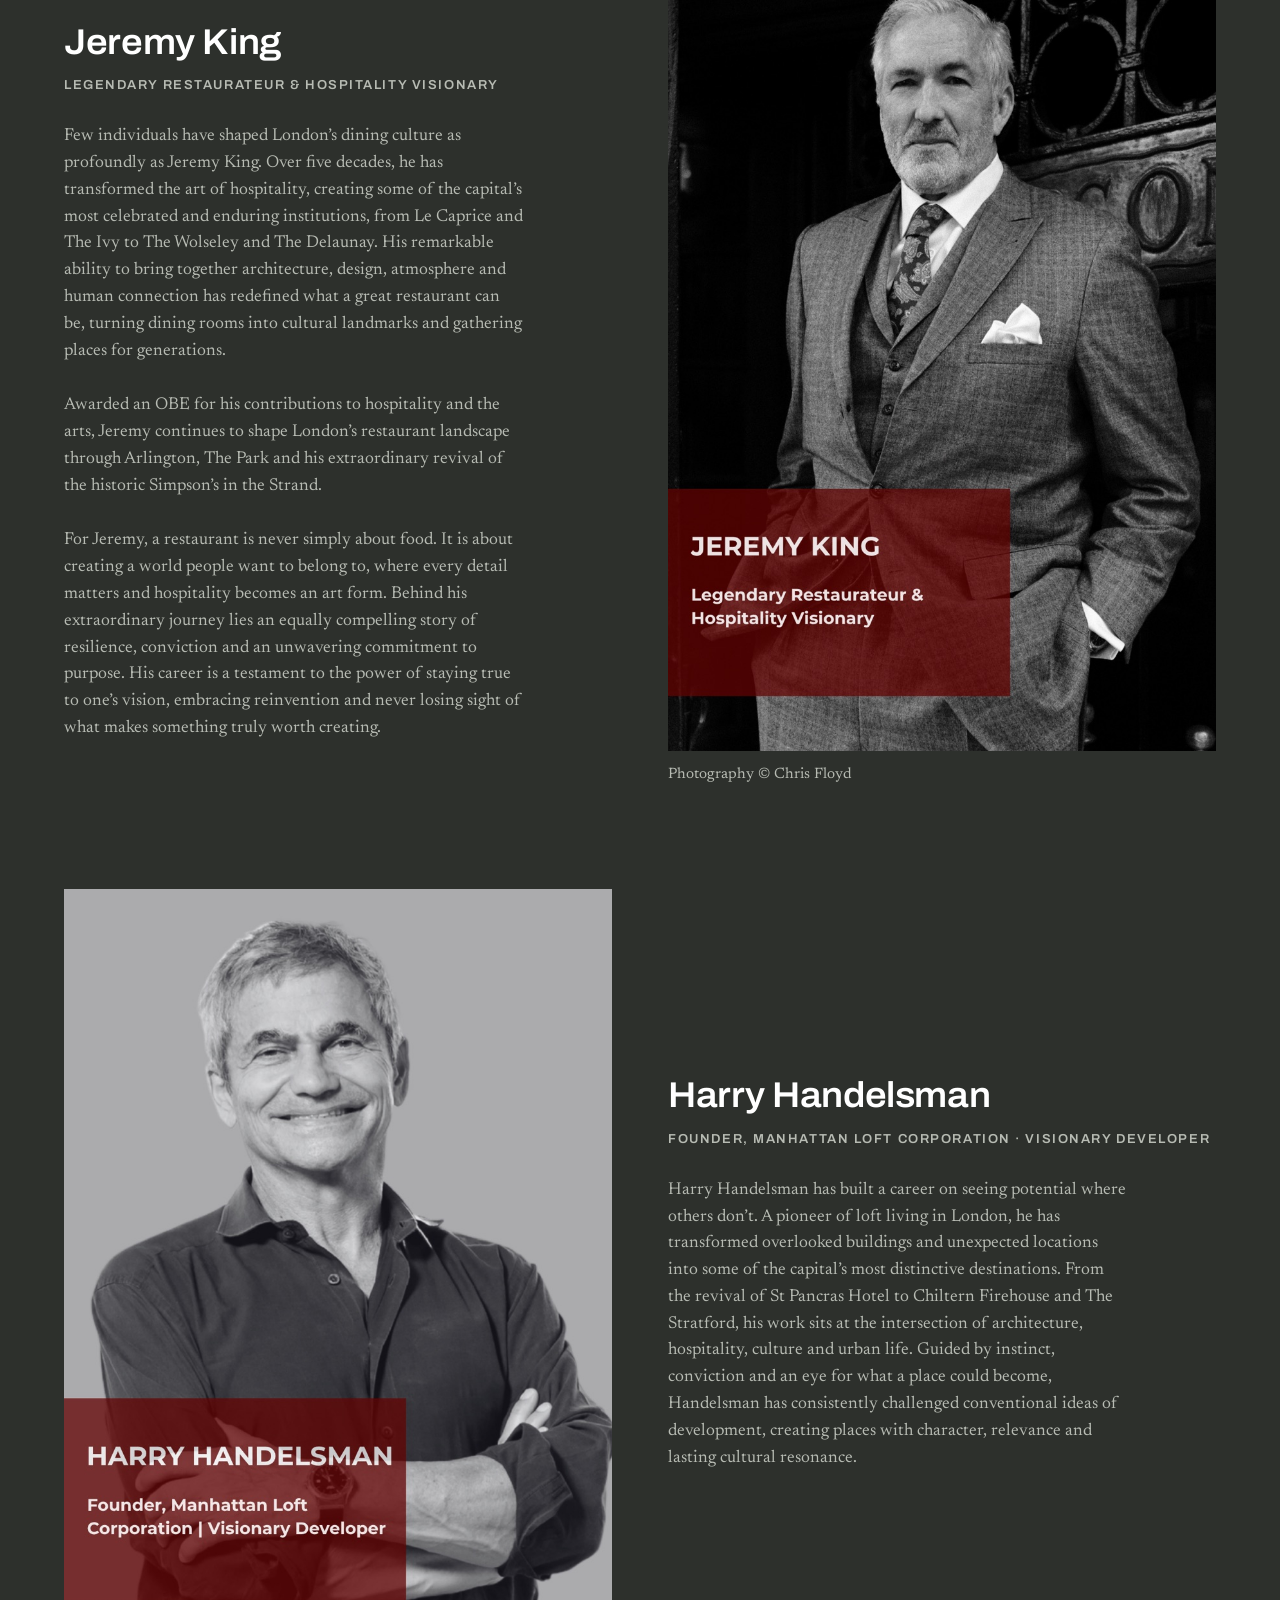
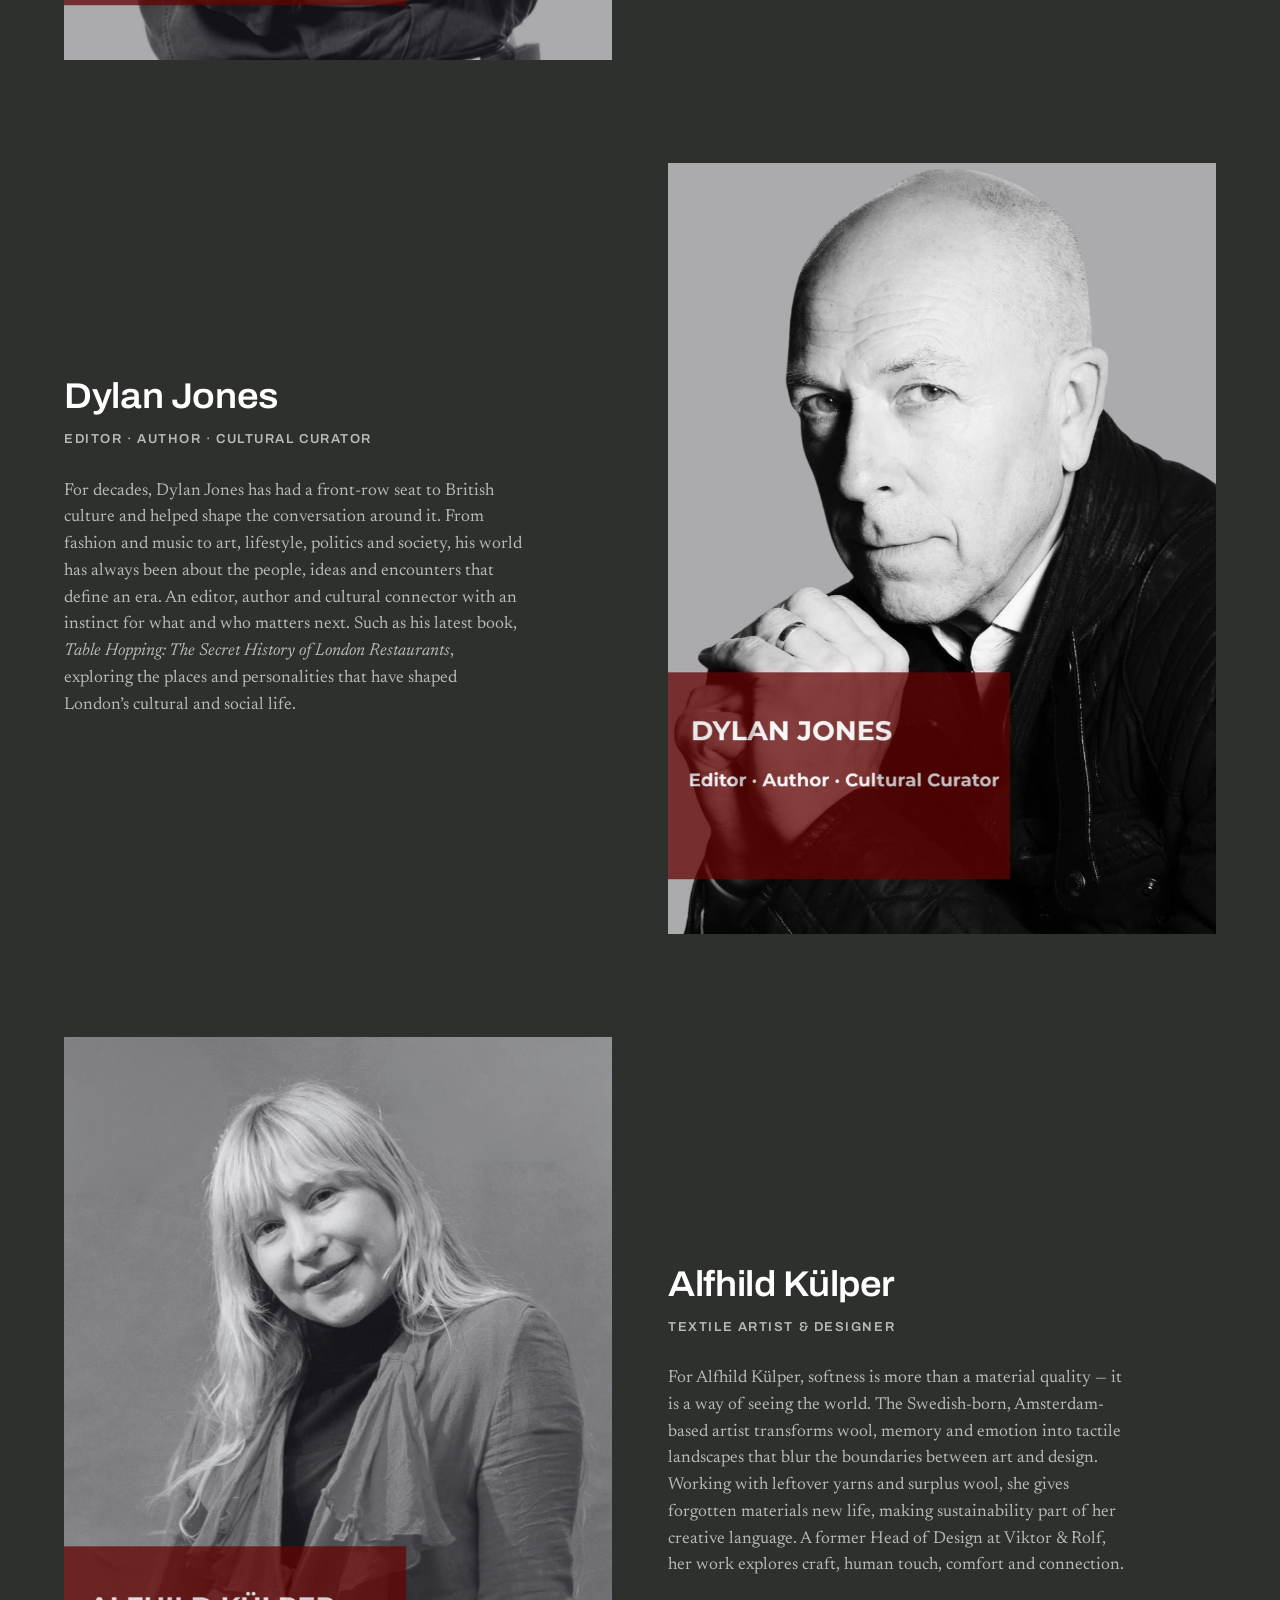
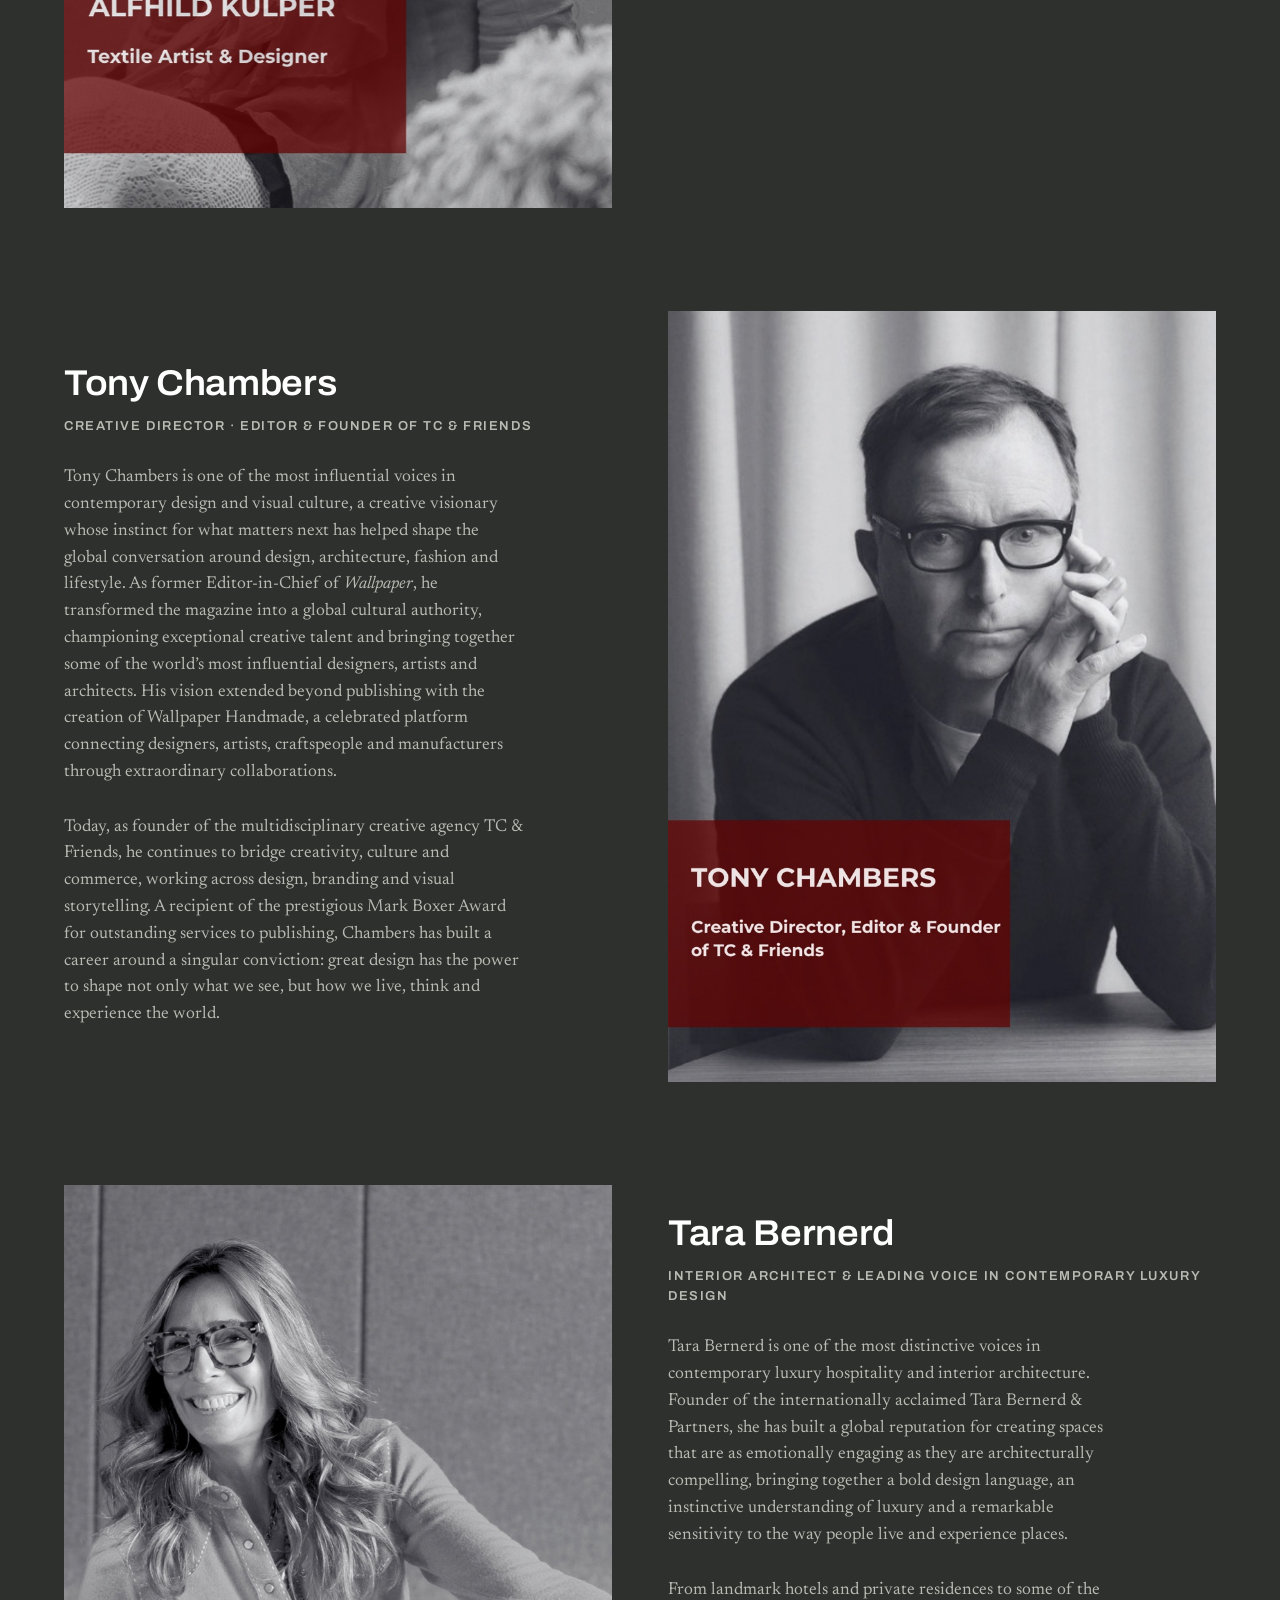
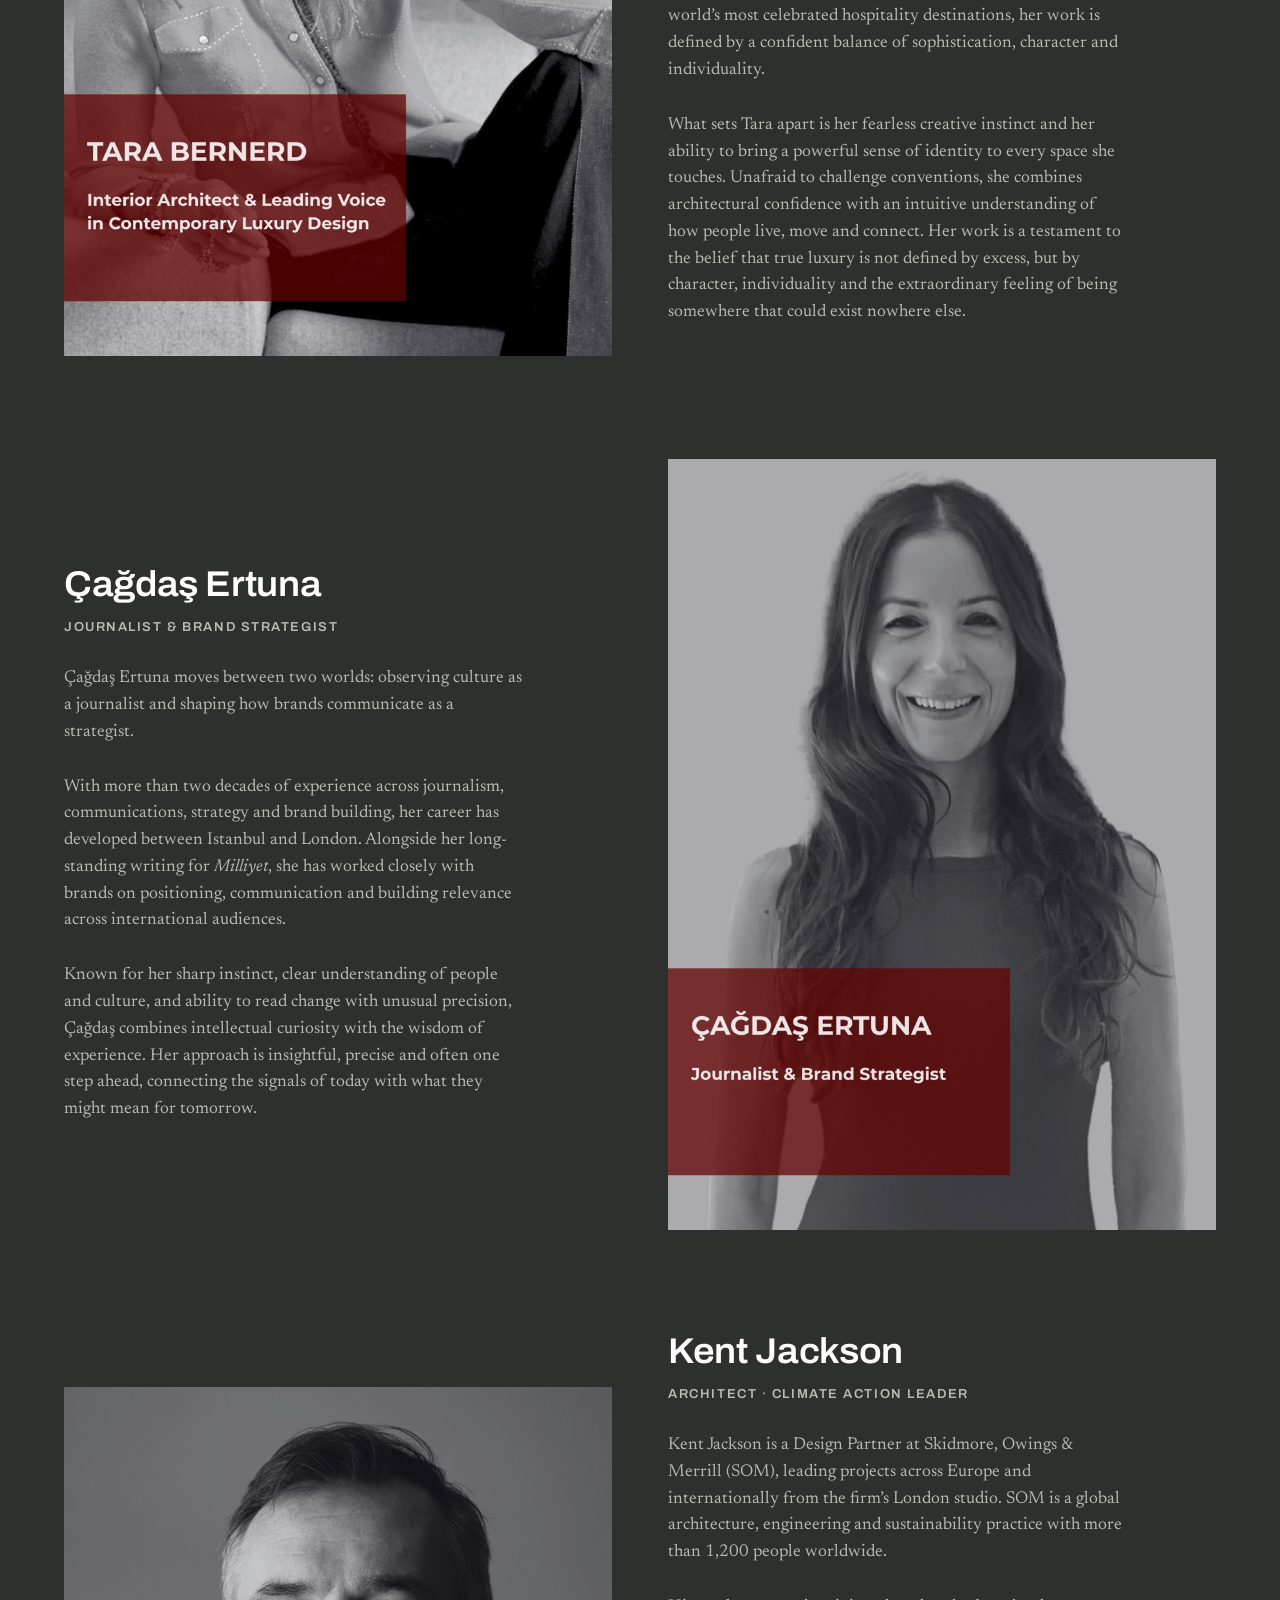
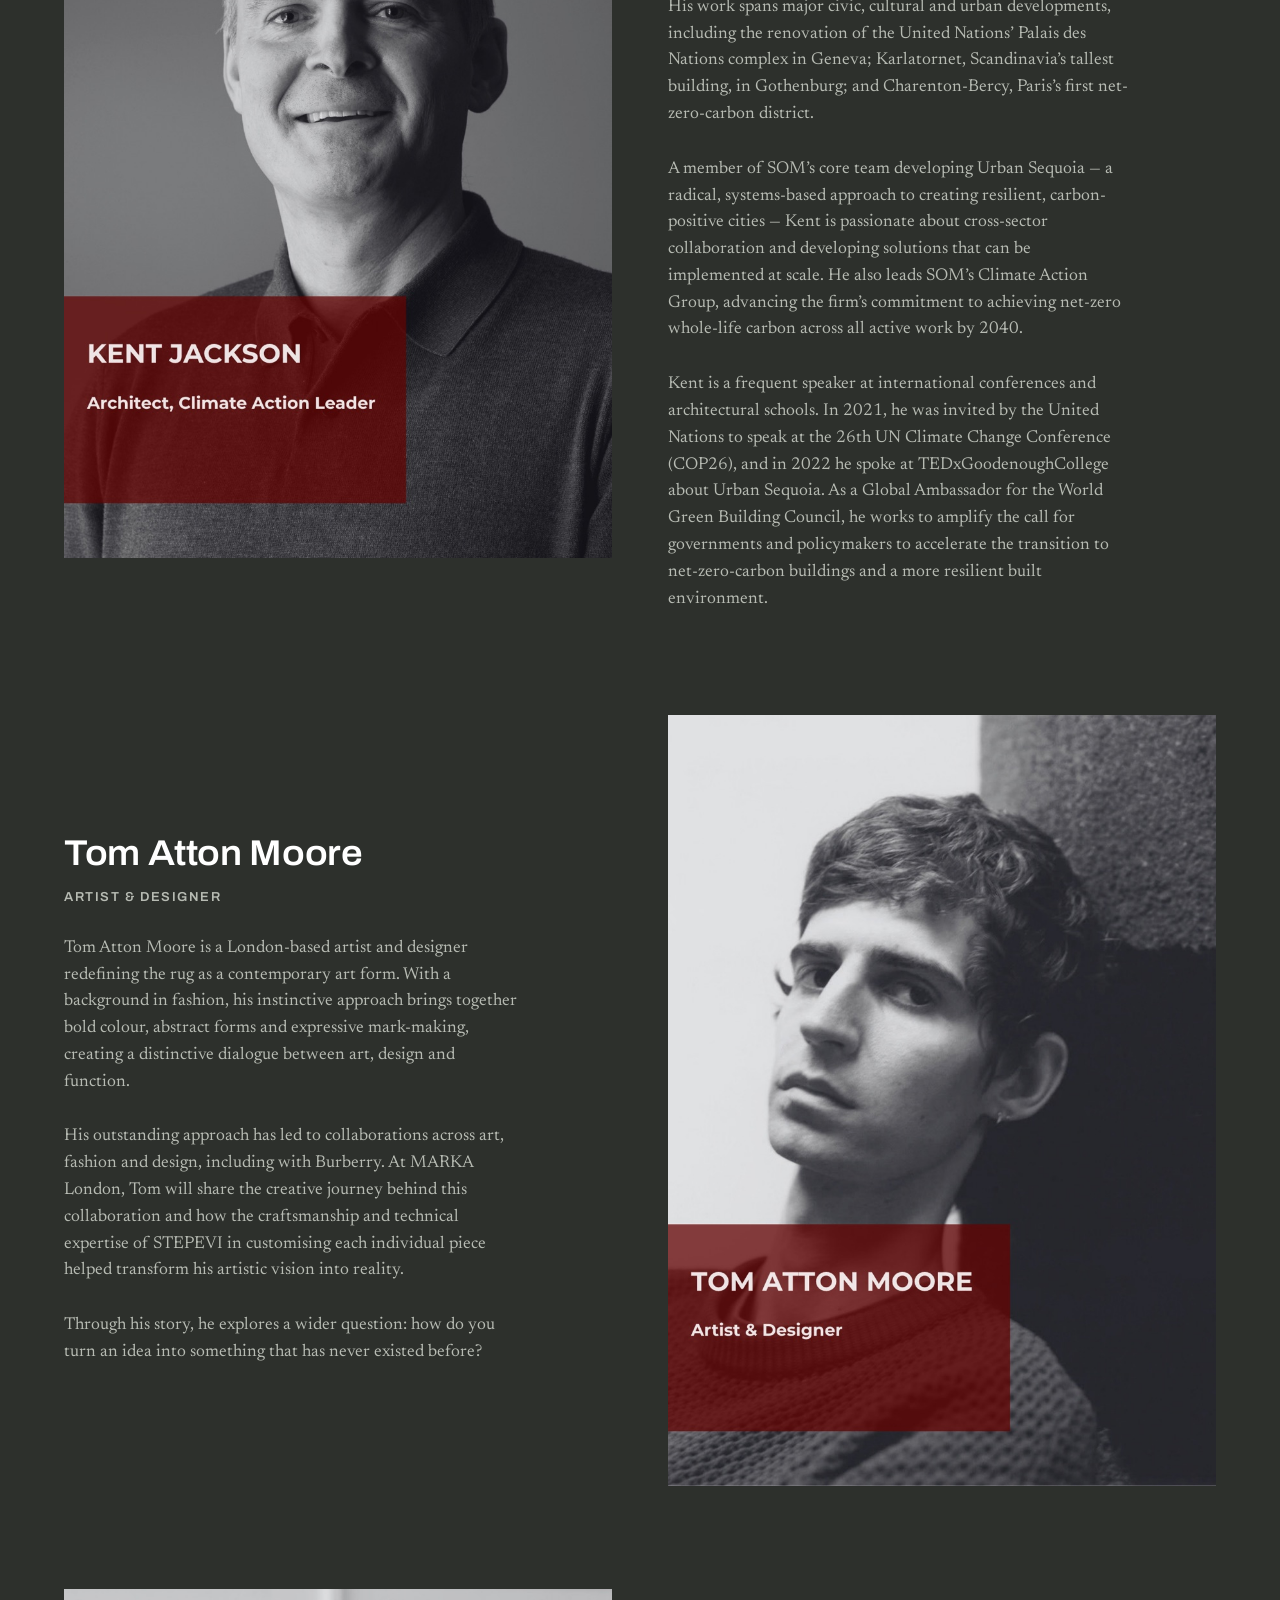
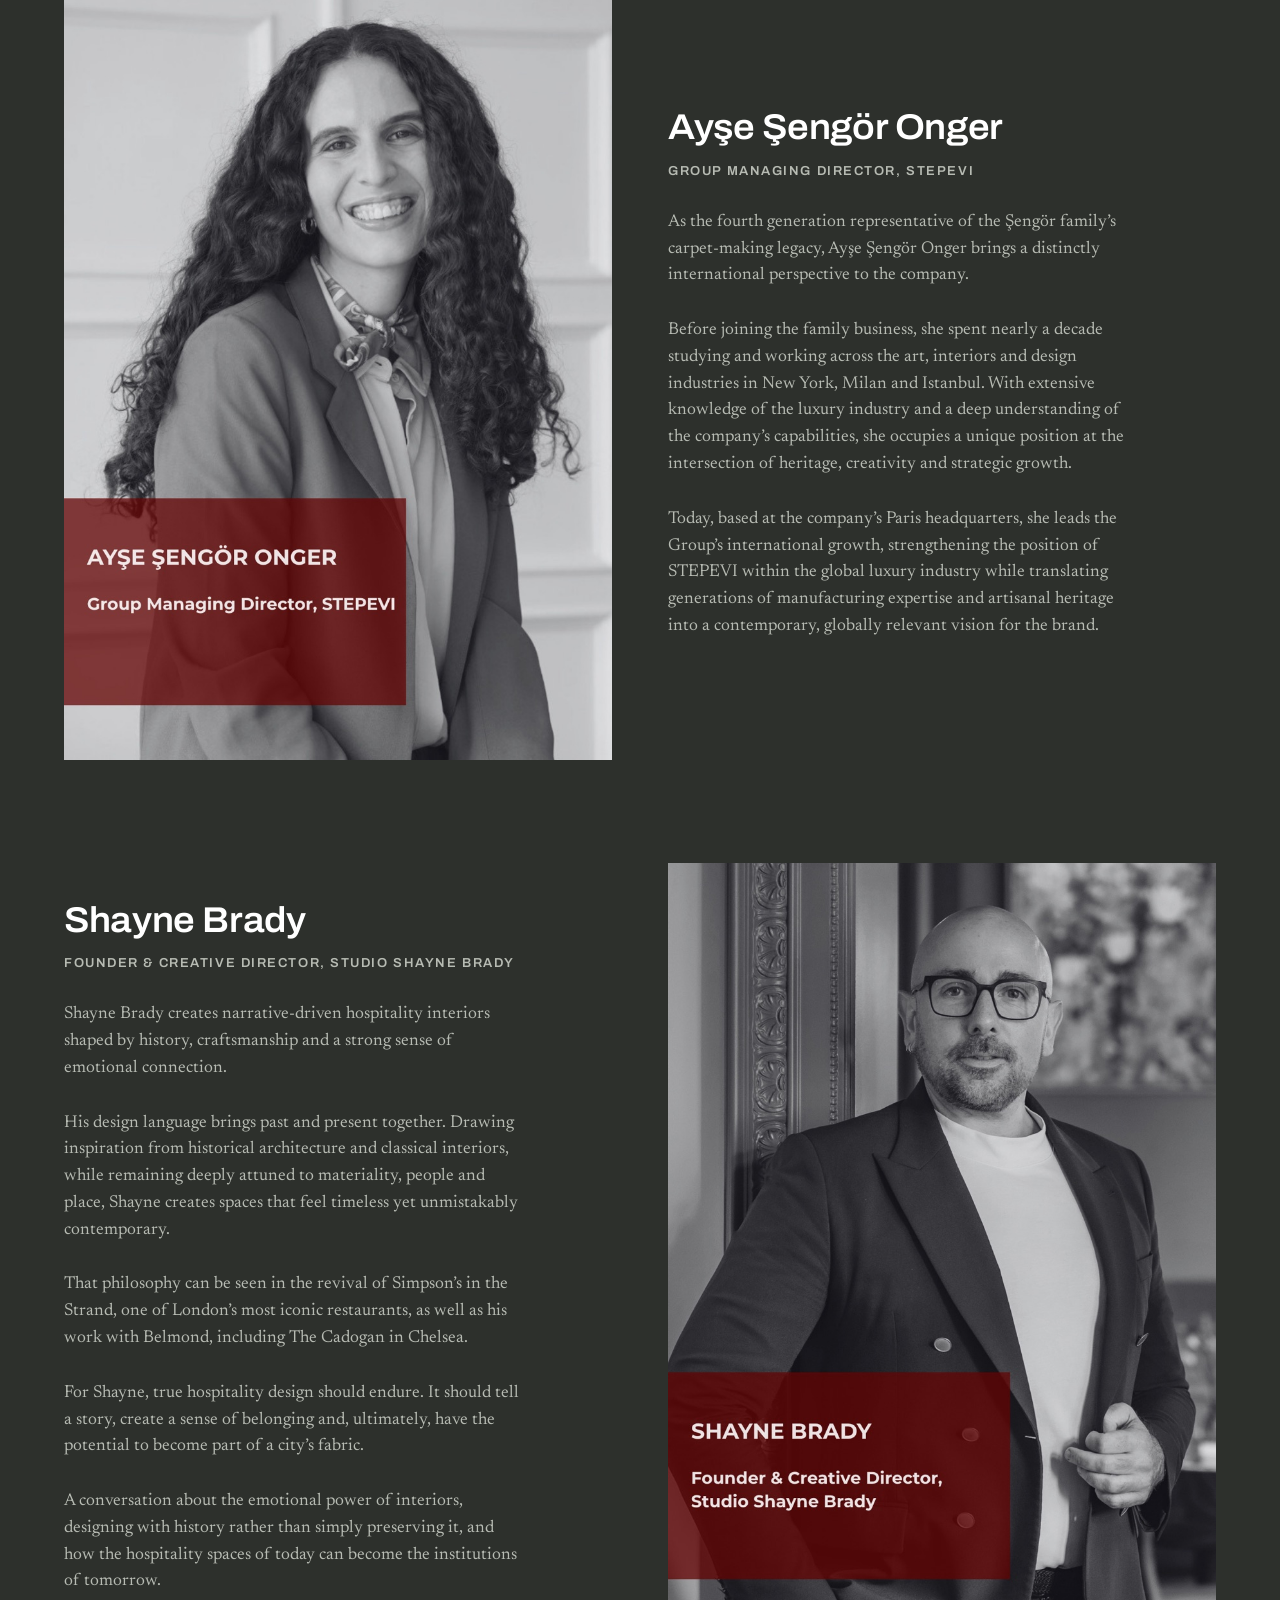
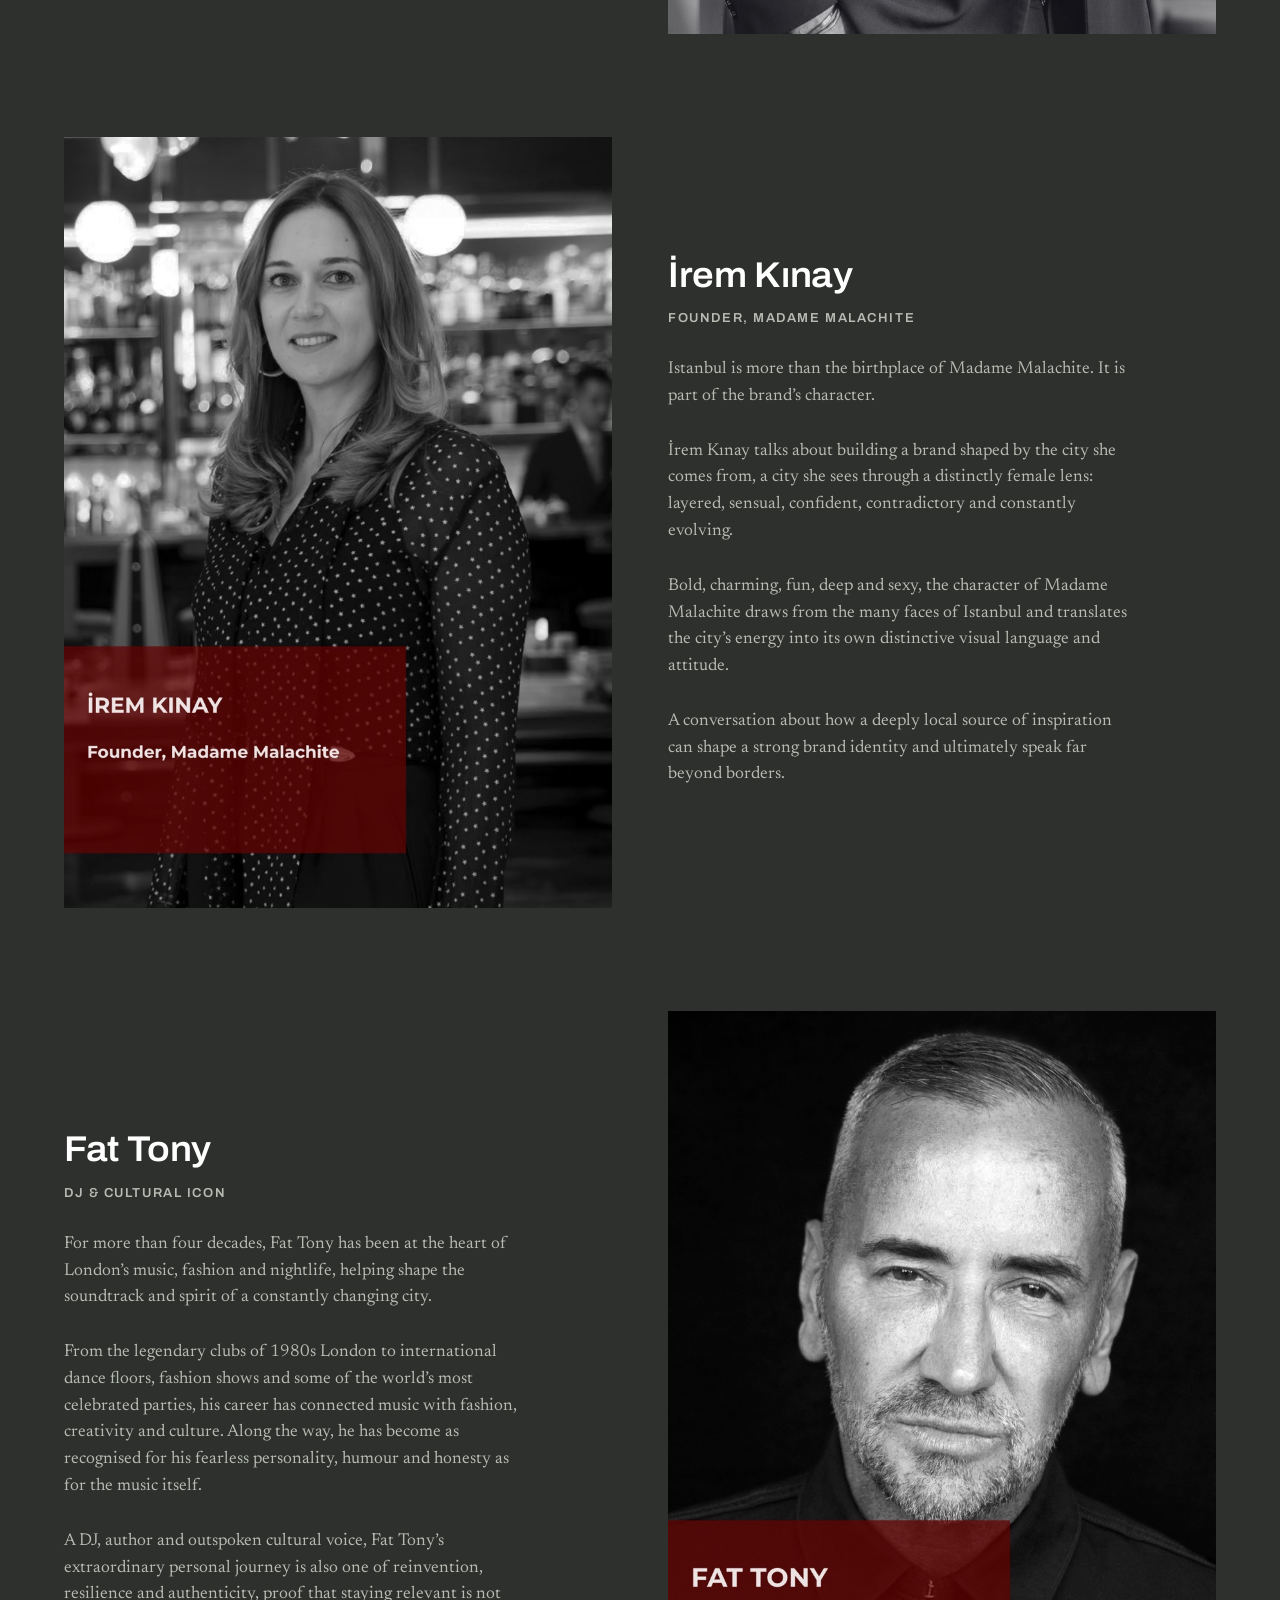
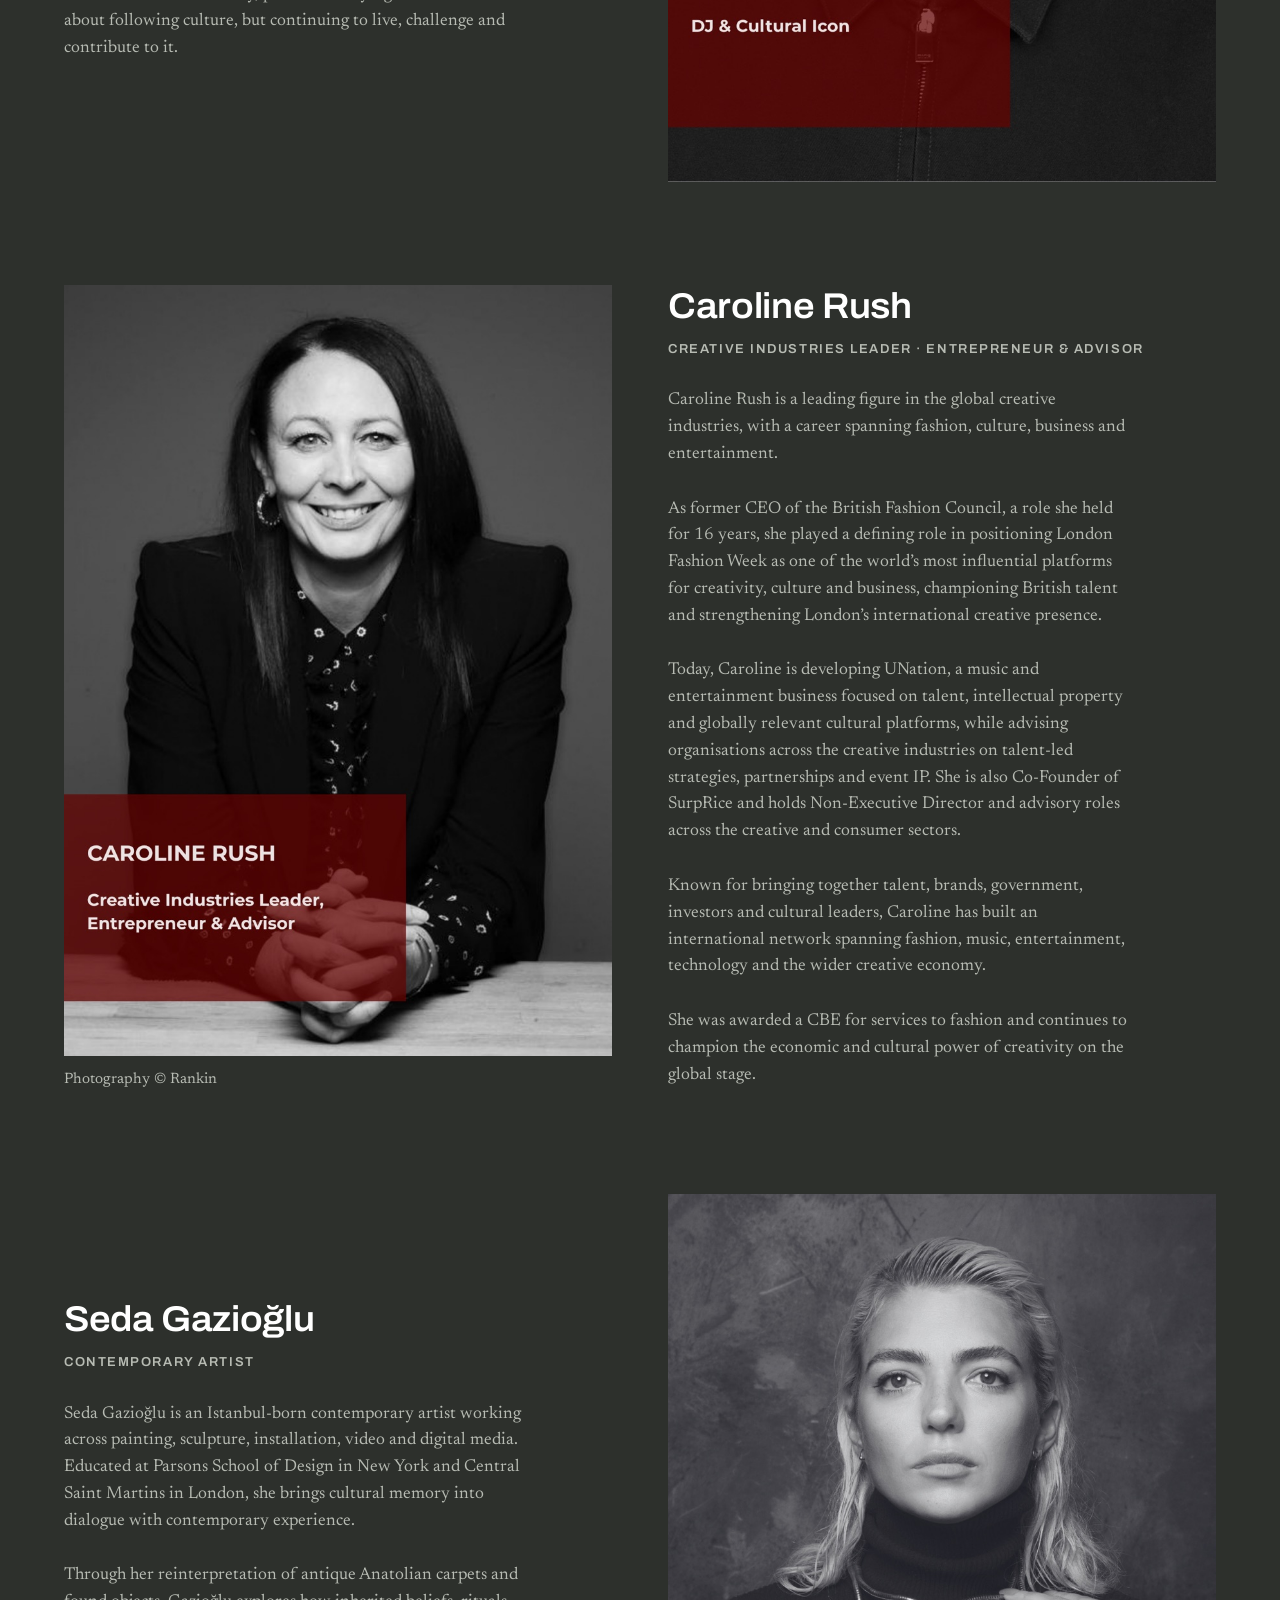
<file: speakers.html>
<!doctype html>
<html lang="en">
<head>
<meta charset="utf-8">
<meta name="viewport" content="width=device-width, initial-scale=1">
<meta name="description" content="Speakers at MARKA London — voices from design, culture, interiors, and contemporary living.">
<title>Speakers — MARKA London</title>
<link rel="preconnect" href="https://fonts.googleapis.com">
<link rel="preconnect" href="https://fonts.gstatic.com" crossorigin>
<link rel="stylesheet" href="https://fonts.googleapis.com/css2?family=Archivo:wdth,wght@75..125,400..700&family=Newsreader:opsz,wght@6..72,300..600&display=swap">
<link rel="stylesheet" href="styles.css">
<style>
  /* ---------- L2 page ---------- */
  .l2{padding-block:clamp(30px,4vw,58px) clamp(50px,7vw,96px);}
  .l2-title{
    font-family:var(--display);
    font-variation-settings:"wdth" 110,"wght" 700;letter-spacing:-.02em;
    font-size:clamp(34px,5.4vw,64px);line-height:.98;
    margin:0 0 clamp(28px,3.6vw,52px);
    text-wrap:balance;
  }
  .about-body{max-width:68ch;font-size:clamp(18px,1.5vw,21px);line-height:1.5;}
  .l2-subtitle{
    font-family:var(--display);
    font-variation-settings:"wdth" 106,"wght" 600;letter-spacing:-.01em;
    font-size:clamp(24px,2.6vw,34px);line-height:1.06;
    margin:0 0 .3em;
    text-wrap:balance;
  }
  .about-body > * + .l2-subtitle{margin-top:clamp(38px,4.4vw,60px);}
  .about-body p{margin:0 0 1.1em;}
  .about-body p:last-child{margin-bottom:0;}

  /* ---------- speaker rows ----------
     Two roughly equal columns, centred against each other, alternating
     sides down the stack. The portrait always comes first in the source;
     even rows just swap the grid columns, so reading order stays
     photo-then-profile everywhere, including on phones. */
  .speakers{
    /* Hairline opening the stack, under the intro copy. */
    margin-top:clamp(44px,5.6vw,80px);
    padding-top:clamp(48px,6vw,88px);
    border-top:1px solid var(--rule-strong);
    display:flex;flex-direction:column;
    gap:clamp(56px,8vw,124px);
  }
  .speaker{
    display:grid;grid-template-columns:1fr 1fr;
    gap:clamp(28px,4.4vw,76px);
    align-items:center;
  }
  .speaker:nth-child(even) .speaker-photo{grid-column:2;grid-row:1;}
  .speaker:nth-child(even) .speaker-profile{grid-column:1;grid-row:1;}

  /* The delivered artwork is used whole -- uncropped 2:3 portraits, red
     name plate included -- so the frame takes the file's own ratio. */
  .speaker-photo{margin:0;overflow:hidden;}
  .speaker-photo img{
    width:100%;height:auto;
    transition:transform .5s cubic-bezier(.2,.6,.2,1);
  }
  .speaker:hover .speaker-photo img{transform:scale(1.03);}
  /* Photo credit under the frame, in the same treatment the other pages
     give their figcaptions. */
  .speaker-photo figcaption{margin-top:12px;font-size:15px;color:var(--ink-2);}

  .speaker-name{
    font-family:var(--display);
    font-variation-settings:"wdth" 106,"wght" 600;letter-spacing:-.01em;
    font-size:clamp(26px,2.8vw,38px);line-height:1.04;
    margin:0;
    text-wrap:balance;
  }
  /* A step up from the 11px .label default, in line with the other places
     the site enlarges it (.event-intro .label at 12.65px, .slot-time at
     14.95px). Tracking eases off a touch so the line doesn't sprawl. */
  .speaker-role{margin:14px 0 0;font-size:13px;letter-spacing:.12em;}
  .speaker-bio{
    margin:clamp(20px,2.2vw,28px) 0 0;
    color:var(--ink-2);
    font-size:clamp(17px,1.35vw,19px);line-height:1.55;
    max-width:46ch;
  }

  @media (max-width:760px){
    .speaker{grid-template-columns:1fr;gap:22px;}
    /* Undo the swap: on one column both sides would collide in row 1. */
    .speaker:nth-child(even) .speaker-photo,
    .speaker:nth-child(even) .speaker-profile{grid-column:1;grid-row:auto;}
    .speaker-bio{max-width:none;}
  }
  @media (prefers-reduced-motion:reduce){
    .speaker-photo img{transition:none;}
  }
</style>
</head>
<body>

<header class="top">
  <div class="wrap top-in">
    <a class="mark-logo" href="index.html"><img src="assets/logo.png" alt="MARKA London — Capsule Edition"></a>
    <nav class="nav" aria-label="Primary">
      <a href="about">About</a>
      <a href="stepevi">MARKA x STEPEVI</a>
      <a href="speakers">Speakers</a>
      <a href="event-day">Event Day</a>
      <a href="venue">Venue</a>
    </nav>
    <div class="top-actions">
      <a class="btn btn-sm" href="index.html#attend">Attend</a>
      <button class="nav-toggle" type="button" aria-expanded="false"
              aria-controls="mobileNav" aria-label="Open menu">
        <span class="bars" aria-hidden="true"></span>
      </button>
    </div>
  </div>
  <nav class="mobile-nav" id="mobileNav" aria-label="Primary, mobile">
    <a href="about">About</a>
    <a href="stepevi">MARKA x STEPEVI</a>
    <a href="speakers">Speakers</a>
    <a href="event-day">Event Day</a>
    <a href="venue">Venue</a>
  </nav>
</header>

<main>

  <section class="l2">
    <div class="wrap">

      <h1 class="l2-title">Speakers</h1>

      <div class="about-body">
        <h2 class="l2-subtitle">Distinct voices. New perspectives.</h2>
        <p>MARKA London brings together influential thinkers, creators and leaders shaping culture, design, luxury and the way we live today. Expect unexpected encounters, fresh perspectives and conversations that stay with you long after the day ends.</p>
      </div>

      <div class="speakers">

        <article class="speaker">
          <figure class="speaker-photo">
            <img src="assets/speaker-es-devlin.jpg" width="852" height="1200" loading="lazy"
                 alt="Es Devlin, artist and designer, photographed in black and white.">
            <figcaption>Photography &copy; David Parry</figcaption>
          </figure>
          <div class="speaker-profile">
            <h2 class="speaker-name">Es Devlin</h2>
            <p class="label speaker-role">Artist &middot; Designer &amp; Visionary</p>
            <p class="speaker-bio">Es Devlin is one of the most extraordinary creative minds of our time, renowned for her singular ability to transform imagination into immersive worlds. Few artists have worked across sculpture, stage design, music, architecture and light with the same fluency, creating experiences that reach millions. Her achievements include the London Design Medal, multiple Olivier, Tony, Emmy and Critics&rsquo; Circle awards, and a CBE for services to design.</p>
            <p class="speaker-bio">Her creative vision also extends to <em>Homo Faber 2026: An Island of Light</em> in Venice, where her work brings a distinctive artistic perspective to the celebration of craftsmanship and human creativity.</p>
            <p class="speaker-bio">This October, the Design Museum in London celebrates her remarkable 30-year career with <em>Es Devlin: Other Worlds</em>, her first retrospective in Europe. Bringing together artworks, installations and her most extensive archive presentation to date, the exhibition offers an unprecedented insight into the imagination and creative process of an artist whose work continues to redefine the boundaries of contemporary creative expression.</p>
          </div>
        </article>

        <article class="speaker">
          <figure class="speaker-photo">
            <img src="assets/speaker-sebastian-conran.jpg" width="852" height="1200" loading="lazy"
                 alt="Sebastian Conran, industrial designer and inventor, photographed in black and white beside a fan of his design.">
          </figure>
          <div class="speaker-profile">
            <h2 class="speaker-name">Sebastian Conran</h2>
            <p class="label speaker-role">Industrial Designer &middot; Inventor &amp; Creative Visionary</p>
            <p class="speaker-bio">Born into one of Britain&rsquo;s most influential design legacies, Sebastian Conran has spent nearly five decades shaping his own remarkable path across design, engineering, entrepreneurship and innovation. A maker and inventor at heart, he has brought more than 2,500 designs to life, from everyday objects to pioneering robotics, always driven by the belief that design should improve the quality of life. His work has earned numerous international distinctions, including Red Dot and iF Design Awards, celebrating his ability to unite inventive thinking with purposeful, enduring design. A founding trustee of the Design Museum and Chair of the Conran Foundation, he continues to champion the transformative power of creativity and technology.</p>
            <p class="speaker-bio">For Sebastian, design is not simply about creating beautiful objects. It is about imagining better ways to live and finding the ingenuity to make them possible. At the heart of his philosophy lies a simple yet profound credo: &ldquo;Improve the Quality of All Life&rdquo;, embracing both flora and fauna.</p>
          </div>
        </article>

        <article class="speaker">
          <figure class="speaker-photo">
            <img src="assets/speaker-alex-eagle.jpg" width="852" height="1200" loading="lazy"
                 alt="Alex Eagle, creative director, photographed in black and white.">
          </figure>
          <div class="speaker-profile">
            <h2 class="speaker-name">Alex Eagle</h2>
            <p class="label speaker-role">Creative Director &middot; Cultural Tastemaker</p>
            <p class="speaker-bio">Alex Eagle has built a distinctive creative world where fashion, art, design and culture come together. Moving effortlessly between fashion, interiors and lifestyle, Alex represents a new generation of cultural tastemakers who understand that true influence is not simply about what we create, but how we shape the way people see, experience and engage with the world.</p>
            <p class="speaker-bio">Through Alex Eagle Studio and Eagle &amp; Hodges, she brings her distinctive vision to life, from reimagining the traditional concept of retail to creating interiors and spaces that celebrate craftsmanship, individuality and the art of living. More than a creative mind, Alex is a cultural force who translates her instinct for what matters next into spaces, experiences and ideas that shape the way we live, discover and connect.</p>
          </div>
        </article>

        <article class="speaker">
          <figure class="speaker-photo">
            <img src="assets/speaker-jeremy-king.jpg" width="852" height="1200" loading="lazy"
                 alt="Jeremy King, restaurateur, photographed in black and white outside a restaurant.">
            <figcaption>Photography &copy; Chris Floyd</figcaption>
          </figure>
          <div class="speaker-profile">
            <h2 class="speaker-name">Jeremy King</h2>
            <p class="label speaker-role">Legendary Restaurateur &amp; Hospitality Visionary</p>
            <p class="speaker-bio">Few individuals have shaped London&rsquo;s dining culture as profoundly as Jeremy King. Over five decades, he has transformed the art of hospitality, creating some of the capital&rsquo;s most celebrated and enduring institutions, from Le Caprice and The Ivy to The Wolseley and The Delaunay. His remarkable ability to bring together architecture, design, atmosphere and human connection has redefined what a great restaurant can be, turning dining rooms into cultural landmarks and gathering places for generations.</p>
            <p class="speaker-bio">Awarded an OBE for his contributions to hospitality and the arts, Jeremy continues to shape London&rsquo;s restaurant landscape through Arlington, The Park and his extraordinary revival of the historic Simpson&rsquo;s in the Strand.</p>
            <p class="speaker-bio">For Jeremy, a restaurant is never simply about food. It is about creating a world people want to belong to, where every detail matters and hospitality becomes an art form. Behind his extraordinary journey lies an equally compelling story of resilience, conviction and an unwavering commitment to purpose. His career is a testament to the power of staying true to one&rsquo;s vision, embracing reinvention and never losing sight of what makes something truly worth creating.</p>
          </div>
        </article>

        <article class="speaker">
          <figure class="speaker-photo">
            <img src="assets/speaker-harry-handelsman.jpg" width="852" height="1200" loading="lazy"
                 alt="Harry Handelsman, founder of Manhattan Loft Corporation, photographed in black and white.">
          </figure>
          <div class="speaker-profile">
            <h2 class="speaker-name">Harry Handelsman</h2>
            <p class="label speaker-role">Founder, Manhattan Loft Corporation &middot; Visionary Developer</p>
            <p class="speaker-bio">Harry Handelsman has built a career on seeing potential where others don&rsquo;t. A pioneer of loft living in London, he has transformed overlooked buildings and unexpected locations into some of the capital&rsquo;s most distinctive destinations. From the revival of St Pancras Hotel to Chiltern Firehouse and The Stratford, his work sits at the intersection of architecture, hospitality, culture and urban life. Guided by instinct, conviction and an eye for what a place could become, Handelsman has consistently challenged conventional ideas of development, creating places with character, relevance and lasting cultural resonance.</p>
          </div>
        </article>

        <article class="speaker">
          <figure class="speaker-photo">
            <img src="assets/speaker-dylan-jones.jpg" width="852" height="1200" loading="lazy"
                 alt="Dylan Jones, editor, author and cultural curator, photographed in black and white.">
          </figure>
          <div class="speaker-profile">
            <h2 class="speaker-name">Dylan Jones</h2>
            <p class="label speaker-role">Editor &middot; Author &middot; Cultural Curator</p>
            <p class="speaker-bio">For decades, Dylan Jones has had a front-row seat to British culture and helped shape the conversation around it. From fashion and music to art, lifestyle, politics and society, his world has always been about the people, ideas and encounters that define an era. An editor, author and cultural connector with an instinct for what and who matters next. Such as his latest book, <em>Table Hopping: The Secret History of London Restaurants</em>, exploring the places and personalities that have shaped London&rsquo;s cultural and social life.</p>
          </div>
        </article>

        <article class="speaker">
          <figure class="speaker-photo">
            <img src="assets/speaker-alfhild-kulper.jpg" width="852" height="1200" loading="lazy"
                 alt="Alfhild K&uuml;lper, textile artist and designer, photographed in black and white.">
          </figure>
          <div class="speaker-profile">
            <h2 class="speaker-name">Alfhild K&uuml;lper</h2>
            <p class="label speaker-role">Textile Artist &amp; Designer</p>
            <p class="speaker-bio">For Alfhild K&uuml;lper, softness is more than a material quality &mdash; it is a way of seeing the world. The Swedish-born, Amsterdam-based artist transforms wool, memory and emotion into tactile landscapes that blur the boundaries between art and design. Working with leftover yarns and surplus wool, she gives forgotten materials new life, making sustainability part of her creative language. A former Head of Design at Viktor &amp; Rolf, her work explores craft, human touch, comfort and connection.</p>
          </div>
        </article>

        <article class="speaker">
          <figure class="speaker-photo">
            <img src="assets/speaker-tony-chambers.jpg" width="852" height="1200" loading="lazy"
                 alt="Tony Chambers, creative director and design editor, photographed in black and white.">
          </figure>
          <div class="speaker-profile">
            <h2 class="speaker-name">Tony Chambers</h2>
            <p class="label speaker-role">Creative Director &middot; Editor &amp; Founder of TC &amp; Friends</p>
            <p class="speaker-bio">Tony Chambers is one of the most influential voices in contemporary design and visual culture, a creative visionary whose instinct for what matters next has helped shape the global conversation around design, architecture, fashion and lifestyle. As former Editor-in-Chief of <em>Wallpaper</em>, he transformed the magazine into a global cultural authority, championing exceptional creative talent and bringing together some of the world&rsquo;s most influential designers, artists and architects. His vision extended beyond publishing with the creation of Wallpaper Handmade, a celebrated platform connecting designers, artists, craftspeople and manufacturers through extraordinary collaborations.</p>
            <p class="speaker-bio">Today, as founder of the multidisciplinary creative agency TC &amp; Friends, he continues to bridge creativity, culture and commerce, working across design, branding and visual storytelling. A recipient of the prestigious Mark Boxer Award for outstanding services to publishing, Chambers has built a career around a singular conviction: great design has the power to shape not only what we see, but how we live, think and experience the world.</p>
          </div>
        </article>

        <article class="speaker">
          <figure class="speaker-photo">
            <img src="assets/speaker-tara-bernerd.jpg" width="852" height="1200" loading="lazy"
                 alt="Tara Bernerd, interior architect, photographed in black and white.">
          </figure>
          <div class="speaker-profile">
            <h2 class="speaker-name">Tara Bernerd</h2>
            <p class="label speaker-role">Interior Architect &amp; Leading Voice in Contemporary Luxury Design</p>
            <p class="speaker-bio">Tara Bernerd is one of the most distinctive voices in contemporary luxury hospitality and interior architecture. Founder of the internationally acclaimed Tara Bernerd &amp; Partners, she has built a global reputation for creating spaces that are as emotionally engaging as they are architecturally compelling, bringing together a bold design language, an instinctive understanding of luxury and a remarkable sensitivity to the way people live and experience places.</p>
            <p class="speaker-bio">From landmark hotels and private residences to some of the world&rsquo;s most celebrated hospitality destinations, her work is defined by a confident balance of sophistication, character and individuality.</p>
            <p class="speaker-bio">What sets Tara apart is her fearless creative instinct and her ability to bring a powerful sense of identity to every space she touches. Unafraid to challenge conventions, she combines architectural confidence with an intuitive understanding of how people live, move and connect. Her work is a testament to the belief that true luxury is not defined by excess, but by character, individuality and the extraordinary feeling of being somewhere that could exist nowhere else.</p>
          </div>
        </article>

        <article class="speaker">
          <figure class="speaker-photo">
            <img src="assets/speaker-cagdas-ertuna.jpg" width="852" height="1200" loading="lazy"
                 alt="&Ccedil;a&#287;da&#351; Ertuna, journalist and brand strategist, photographed in black and white.">
          </figure>
          <div class="speaker-profile">
            <h2 class="speaker-name">Çağdaş Ertuna</h2>
            <p class="label speaker-role">Journalist &amp; Brand Strategist</p>
            <p class="speaker-bio">Çağdaş Ertuna moves between two worlds: observing culture as a journalist and shaping how brands communicate as a strategist.</p>
            <p class="speaker-bio">With more than two decades of experience across journalism, communications, strategy and brand building, her career has developed between Istanbul and London. Alongside her long-standing writing for <em>Milliyet</em>, she has worked closely with brands on positioning, communication and building relevance across international audiences.</p>
            <p class="speaker-bio">Known for her sharp instinct, clear understanding of people and culture, and ability to read change with unusual precision, Çağdaş combines intellectual curiosity with the wisdom of experience. Her approach is insightful, precise and often one step ahead, connecting the signals of today with what they might mean for tomorrow.</p>
          </div>
        </article>

        <article class="speaker">
          <figure class="speaker-photo">
            <img src="assets/speaker-kent-jackson.jpg" width="852" height="1200" loading="lazy"
                 alt="Kent Jackson, architect, photographed in black and white.">
          </figure>
          <div class="speaker-profile">
            <h2 class="speaker-name">Kent Jackson</h2>
            <p class="label speaker-role">Architect &middot; Climate Action Leader</p>
            <p class="speaker-bio">Kent Jackson is a Design Partner at Skidmore, Owings &amp; Merrill (SOM), leading projects across Europe and internationally from the firm&rsquo;s London studio. SOM is a global architecture, engineering and sustainability practice with more than 1,200 people worldwide.</p>
            <p class="speaker-bio">His work spans major civic, cultural and urban developments, including the renovation of the United Nations&rsquo; Palais des Nations complex in Geneva; Karlatornet, Scandinavia&rsquo;s tallest building, in Gothenburg; and Charenton-Bercy, Paris&rsquo;s first net-zero-carbon district.</p>
            <p class="speaker-bio">A member of SOM&rsquo;s core team developing Urban Sequoia &mdash; a radical, systems-based approach to creating resilient, carbon-positive cities &mdash; Kent is passionate about cross-sector collaboration and developing solutions that can be implemented at scale. He also leads SOM&rsquo;s Climate Action Group, advancing the firm&rsquo;s commitment to achieving net-zero whole-life carbon across all active work by 2040.</p>
            <p class="speaker-bio">Kent is a frequent speaker at international conferences and architectural schools. In 2021, he was invited by the United Nations to speak at the 26th UN Climate Change Conference (COP26), and in 2022 he spoke at TEDxGoodenoughCollege about Urban Sequoia. As a Global Ambassador for the World Green Building Council, he works to amplify the call for governments and policymakers to accelerate the transition to net-zero-carbon buildings and a more resilient built environment.</p>
          </div>
        </article>

        <article class="speaker">
          <figure class="speaker-photo">
            <img src="assets/speaker-tom-atton-moore.jpg" width="852" height="1200" loading="lazy"
                 alt="Tom Atton Moore, artist and designer, photographed in black and white.">
          </figure>
          <div class="speaker-profile">
            <h2 class="speaker-name">Tom Atton Moore</h2>
            <p class="label speaker-role">Artist &amp; Designer</p>
            <p class="speaker-bio">Tom Atton Moore is a London-based artist and designer redefining the rug as a contemporary art form. With a background in fashion, his instinctive approach brings together bold colour, abstract forms and expressive mark-making, creating a distinctive dialogue between art, design and function.</p>
            <p class="speaker-bio">His outstanding approach has led to collaborations across art, fashion and design, including with Burberry. At MARKA London, Tom will share the creative journey behind this collaboration and how the craftsmanship and technical expertise of STEPEVI in customising each individual piece helped transform his artistic vision into reality.</p>
            <p class="speaker-bio">Through his story, he explores a wider question: how do you turn an idea into something that has never existed before?</p>
          </div>
        </article>

        <article class="speaker">
          <figure class="speaker-photo">
            <img src="assets/speaker-ayse-sengor-onger.jpg" width="852" height="1200" loading="lazy"
                 alt="Ay&#351;e &#350;eng&ouml;r Onger, Group Managing Director of STEPEVI, photographed in black and white.">
          </figure>
          <div class="speaker-profile">
            <h2 class="speaker-name">Ayşe Şengör Onger</h2>
            <p class="label speaker-role">Group Managing Director, STEPEVI</p>
            <p class="speaker-bio">As the fourth generation representative of the Şengör family&rsquo;s carpet-making legacy, Ayşe Şengör Onger brings a distinctly international perspective to the company.</p>
            <p class="speaker-bio">Before joining the family business, she spent nearly a decade studying and working across the art, interiors and design industries in New York, Milan and Istanbul. With extensive knowledge of the luxury industry and a deep understanding of the company&rsquo;s capabilities, she occupies a unique position at the intersection of heritage, creativity and strategic growth.</p>
            <p class="speaker-bio">Today, based at the company&rsquo;s Paris headquarters, she leads the Group&rsquo;s international growth, strengthening the position of STEPEVI within the global luxury industry while translating generations of manufacturing expertise and artisanal heritage into a contemporary, globally relevant vision for the brand.</p>
          </div>
        </article>

        <article class="speaker">
          <figure class="speaker-photo">
            <img src="assets/speaker-shayne-brady.jpg" width="852" height="1200" loading="lazy"
                 alt="Shayne Brady, founder and creative director of Studio Shayne Brady, photographed in black and white.">
          </figure>
          <div class="speaker-profile">
            <h2 class="speaker-name">Shayne Brady</h2>
            <p class="label speaker-role">Founder &amp; Creative Director, Studio Shayne Brady</p>
            <p class="speaker-bio">Shayne Brady creates narrative-driven hospitality interiors shaped by history, craftsmanship and a strong sense of emotional connection.</p>
            <p class="speaker-bio">His design language brings past and present together. Drawing inspiration from historical architecture and classical interiors, while remaining deeply attuned to materiality, people and place, Shayne creates spaces that feel timeless yet unmistakably contemporary.</p>
            <p class="speaker-bio">That philosophy can be seen in the revival of Simpson&rsquo;s in the Strand, one of London&rsquo;s most iconic restaurants, as well as his work with Belmond, including The Cadogan in Chelsea.</p>
            <p class="speaker-bio">For Shayne, true hospitality design should endure. It should tell a story, create a sense of belonging and, ultimately, have the potential to become part of a city&rsquo;s fabric.</p>
            <p class="speaker-bio">A conversation about the emotional power of interiors, designing with history rather than simply preserving it, and how the hospitality spaces of today can become the institutions of tomorrow.</p>
          </div>
        </article>

        <article class="speaker">
          <figure class="speaker-photo">
            <img src="assets/speaker-irem-kinay.jpg" width="852" height="1200" loading="lazy"
                 alt="&#304;rem K&#305;nay, founder of Madame Malachite, photographed in black and white in a bar.">
          </figure>
          <div class="speaker-profile">
            <h2 class="speaker-name">İrem Kınay</h2>
            <p class="label speaker-role">Founder, Madame Malachite</p>
            <p class="speaker-bio">Istanbul is more than the birthplace of Madame Malachite. It is part of the brand&rsquo;s character.</p>
            <p class="speaker-bio">İrem Kınay talks about building a brand shaped by the city she comes from, a city she sees through a distinctly female lens: layered, sensual, confident, contradictory and constantly evolving.</p>
            <p class="speaker-bio">Bold, charming, fun, deep and sexy, the character of Madame Malachite draws from the many faces of Istanbul and translates the city&rsquo;s energy into its own distinctive visual language and attitude.</p>
            <p class="speaker-bio">A conversation about how a deeply local source of inspiration can shape a strong brand identity and ultimately speak far beyond borders.</p>
          </div>
        </article>

        <article class="speaker">
          <figure class="speaker-photo">
            <img src="assets/speaker-fat-tony.jpg" width="852" height="1200" loading="lazy"
                 alt="Fat Tony, DJ, photographed in black and white against a dark background.">
          </figure>
          <div class="speaker-profile">
            <h2 class="speaker-name">Fat Tony</h2>
            <p class="label speaker-role">DJ &amp; Cultural Icon</p>
            <p class="speaker-bio">For more than four decades, Fat Tony has been at the heart of London&rsquo;s music, fashion and nightlife, helping shape the soundtrack and spirit of a constantly changing city.</p>
            <p class="speaker-bio">From the legendary clubs of 1980s London to international dance floors, fashion shows and some of the world&rsquo;s most celebrated parties, his career has connected music with fashion, creativity and culture. Along the way, he has become as recognised for his fearless personality, humour and honesty as for the music itself.</p>
            <p class="speaker-bio">A DJ, author and outspoken cultural voice, Fat Tony&rsquo;s extraordinary personal journey is also one of reinvention, resilience and authenticity, proof that staying relevant is not about following culture, but continuing to live, challenge and contribute to it.</p>
          </div>
        </article>

        <article class="speaker">
          <figure class="speaker-photo">
            <img src="assets/speaker-caroline-rush.jpg" width="852" height="1200" loading="lazy"
                 alt="Caroline Rush, creative industries leader, photographed in black and white at a table.">
            <figcaption>Photography &copy; Rankin</figcaption>
          </figure>
          <div class="speaker-profile">
            <h2 class="speaker-name">Caroline Rush</h2>
            <p class="label speaker-role">Creative Industries Leader &middot; Entrepreneur &amp; Advisor</p>
            <p class="speaker-bio">Caroline Rush is a leading figure in the global creative industries, with a career spanning fashion, culture, business and entertainment.</p>
            <p class="speaker-bio">As former CEO of the British Fashion Council, a role she held for 16 years, she played a defining role in positioning London Fashion Week as one of the world&rsquo;s most influential platforms for creativity, culture and business, championing British talent and strengthening London&rsquo;s international creative presence.</p>
            <p class="speaker-bio">Today, Caroline is developing UNation, a music and entertainment business focused on talent, intellectual property and globally relevant cultural platforms, while advising organisations across the creative industries on talent-led strategies, partnerships and event IP. She is also Co-Founder of SurpRice and holds Non-Executive Director and advisory roles across the creative and consumer sectors.</p>
            <p class="speaker-bio">Known for bringing together talent, brands, government, investors and cultural leaders, Caroline has built an international network spanning fashion, music, entertainment, technology and the wider creative economy.</p>
            <p class="speaker-bio">She was awarded a CBE for services to fashion and continues to champion the economic and cultural power of creativity on the global stage.</p>
          </div>
        </article>

        <article class="speaker">
          <figure class="speaker-photo">
            <img src="assets/speaker-seda-gazioglu.jpg" width="852" height="1200" loading="lazy"
                 alt="Seda Gazio&#287;lu, contemporary artist, photographed in black and white against a textured backdrop.">
          </figure>
          <div class="speaker-profile">
            <h2 class="speaker-name">Seda Gazioğlu</h2>
            <p class="label speaker-role">Contemporary Artist</p>
            <p class="speaker-bio">Seda Gazioğlu is an Istanbul-born contemporary artist working across painting, sculpture, installation, video and digital media. Educated at Parsons School of Design in New York and Central Saint Martins in London, she brings cultural memory into dialogue with contemporary experience.</p>
            <p class="speaker-bio">Through her reinterpretation of antique Anatolian carpets and found objects, Gazioğlu explores how inherited beliefs, rituals and social structures shape individual identity. Her practice examines cognition, the gaze and control, revealing the often-unseen systems that influence how we perceive ourselves and the world around us.</p>
            <p class="speaker-bio">Connecting personal experience with symbols and behavioural patterns embedded in everyday life, her work opens new ways of looking at familiar materials and the histories, meanings and relationships they carry.</p>
          </div>
        </article>

        <article class="speaker">
          <figure class="speaker-photo">
            <img src="assets/speaker-johanna-agerman-ross.jpg" width="852" height="1200" loading="lazy"
                 alt="Johanna Agerman Ross, curator and editor, photographed in black and white in front of a brick wall.">
            <figcaption>Photography &copy; Marcus Agerman Ross</figcaption>
          </figure>
          <div class="speaker-profile">
            <h2 class="speaker-name">Johanna Agerman Ross</h2>
            <p class="label speaker-role">Conran Foundation Director of Curatorial and Collection, the Design Museum</p>
            <p class="speaker-bio">Johanna Agerman Ross is a curator and editor whose work uncovers the stories, perspectives and cultural meanings behind design. At the Design Museum in London, she oversees the exhibition programme, collection and archives. Her recent curatorial projects include <em>Wes Anderson: The Archives</em> and <em>Es Devlin: Other Worlds</em>, and she is leading the development of a new collection gallery scheduled to open in 2029.</p>
            <p class="speaker-bio">Previously, she was Curator of Twentieth-Century and Contemporary Furniture and Product Design at the Victoria and Albert Museum, where she launched <em>Make Good: Rethinking Material Futures</em>, a ten-year research project exploring design and the climate emergency. In 2011, she founded the international design journal <em>Disegno</em>, which she edited for five years and continues to lead as director.</p>
            <p class="speaker-bio">Her practice brings overlooked narratives into focus, an approach that also shaped <em>Design Stories</em>, the collection gallery at Sweden&rsquo;s R&ouml;hsska Museum of Design and Craft, which opened in 2024.</p>
            <p class="speaker-bio">Originally from Sweden, she studied at the London College of Fashion and holds an MA in History of Design from the Royal College of Art.</p>
          </div>
        </article>

        <article class="speaker">
          <figure class="speaker-photo">
            <img src="assets/speaker-annie-doble.jpg" width="852" height="1200" loading="lazy"
                 alt="Annie Doble, founder and designer of Annie&rsquo;s Ibiza, photographed in black and white leaning on a table.">
          </figure>
          <div class="speaker-profile">
            <h2 class="speaker-name">Annie Doble</h2>
            <p class="label speaker-role">Founder and Designer, Annie&rsquo;s Ibiza</p>
            <p class="speaker-bio">Annie Doble is a British fashion designer, entrepreneur and vintage collector whose distinctive eye has shaped Annie&rsquo;s Ibiza into an international destination for expressive, individual style.</p>
            <p class="speaker-bio">She began buying and selling vintage clothing as a teenager, running her own stall at London&rsquo;s Spitalfields Market at just 15. After working in fashion in London and New York, including an internship in Calvin Klein&rsquo;s buying department, she opened the Annie&rsquo;s Ibiza flagship in Ibiza&rsquo;s historic Dalt Vila in 2018. The brand has since expanded to London&rsquo;s Carnaby Street and New York&rsquo;s Mercer Street.</p>
            <p class="speaker-bio">Alongside her curated selection of vintage and contemporary designers, Doble creates her own collections, presented at London Fashion Week. Her designs bring traditional textile techniques, intricate beadwork and meticulous handcraft into a contemporary wardrobe defined by imagination and a sense of occasion.</p>
            <p class="speaker-bio">Her approach centres on individuality and longevity: creating pieces to be treasured, worn across generations and valued beyond a single season.</p>
          </div>
        </article>

        <article class="speaker">
          <figure class="speaker-photo">
            <img src="assets/speaker-bj-cunningham.jpg" width="852" height="1200" loading="lazy"
                 alt="BJ Cunningham, entrepreneur and brand strategist, photographed in black and white laughing on stage.">
          </figure>
          <div class="speaker-profile">
            <h2 class="speaker-name">BJ Cunningham</h2>
            <p class="label speaker-role">Entrepreneur &middot; Brand Strategist &amp; Moderator of MARKA Conferences Since 2000</p>
            <p class="speaker-bio">BJ Cunningham is a British entrepreneur, brand strategist and speaker known for his provocative thinking and direct approach to business and communication.</p>
            <p class="speaker-bio">He first gained recognition as the founder of DEATH Cigarettes, a deliberately confrontational brand that challenged the conventions of tobacco marketing. He went on to establish a brand marketing agency and advise international businesses. His approach centres on the belief that a brand is a promise; one that must be reflected in how a business acts and the relationships it builds.</p>
            <p class="speaker-bio">As the moderator of MARKA conferences since their inception in 2000, Cunningham has been a defining presence on the platform for more than twenty-five years. Bringing wit, curiosity and an instinct for challenging questions, he connects speakers from different disciplines and draws out the ideas and personal convictions behind their work.</p>
          </div>
        </article>

        <article class="speaker">
          <figure class="speaker-photo">
            <img src="assets/speaker-cem-mirap.jpg" width="852" height="1200" loading="lazy"
                 alt="Cem Mirap, restaurateur, photographed in black and white with arms folded outside a restaurant.">
          </figure>
          <div class="speaker-profile">
            <h2 class="speaker-name">Cem Mirap</h2>
            <p class="label speaker-role">Restaurateur &amp; Founder, Lucca and Cantinery</p>
            <p class="speaker-bio">Cem Mirap is a hospitality entrepreneur whose venues have helped shape Istanbul&rsquo;s dining and social culture. He founded Lucca in Bebek in 2004, bringing together food, music and a distinctive atmosphere to create one of the city&rsquo;s enduring meeting places.</p>
            <p class="speaker-bio">Following Cantinery in 2014, he extended his hospitality vision to Bodrum with Lucca Beach and Lucca by the Sea. His approach combines an international outlook with a sensitivity to place, creating destinations with their own character and a strong sense of belonging.</p>
            <p class="speaker-bio">He is now preparing for his next adventure beyond borders: Lucca London, set to bring the energy and spirit of its Istanbul roots and a fresh zest to London&rsquo;s social life.</p>
          </div>
        </article>

        <article class="speaker">
          <figure class="speaker-photo">
            <img src="assets/speaker-aysegul-yurekli-sengor.jpg" width="852" height="1200" loading="lazy"
                 alt="Ay&#351;eg&uuml;l Y&uuml;rekli &#350;eng&ouml;r, founder of MARKA, photographed in black and white.">
            <figcaption>Photography &copy; Muhsin Akg&uuml;n</figcaption>
          </figure>
          <div class="speaker-profile">
            <h2 class="speaker-name">Ayşegül Yürekli Şengör</h2>
            <p class="label speaker-role">Founder of MARKA &middot; Co-Founder &amp; President, STEPEVI</p>
            <p class="speaker-bio">Ayşegül Yürekli Şengör is an entrepreneur whose work spans business, design and culture.</p>
            <p class="speaker-bio">She founded MARKA in Istanbul in 2000, creating a platform that brings together voices from business, design, fashion, art and culture around ideas and conversations that cross disciplines. After more than two decades in Istanbul, MARKA London marks the platform&rsquo;s first international edition.</p>
            <p class="speaker-bio">As Co-Founder and President of STEPEVI, together with her husband and business partner, Cem Şengör, she has led the evolution of a family heritage in rug-making into an international luxury design brand, connecting contemporary Turkish craftsmanship with a global design community.</p>
            <p class="speaker-bio">Across both MARKA and STEPEVI, her work is shaped by a consistent interest in bringing different worlds together, challenging established patterns and creating new possibilities through ideas, design and collaboration.</p>
          </div>
        </article>

      </div>

    </div>
  </section>

</main>

<footer class="foot">
  <div class="wrap">
    <div class="foot-grid">
      <div>
        <a class="mark-logo" href="index.html"><img src="assets/logo.png" alt="MARKA London — Capsule Edition"></a>
      </div>
      <div>
        <ul>
          <li><a href="about">About</a></li>
          <li><a href="event-day">Programme</a></li>
          <li><a href="index.html#attend">How to attend</a></li>
        </ul>
      </div>
      <div>
        <ul>
          <li><a href="venue">Venue</a></li>
          <li><a href="speakers">Speakers</a></li>
          <li><a href="stepevi">MARKA x STEPEVI</a></li>
        </ul>
      </div>
    </div>
  </div>
</footer>

<script>
(function(){
  var btn = document.querySelector('.nav-toggle');
  var menu = document.getElementById('mobileNav');
  if (!btn || !menu) return;
  btn.addEventListener('click', function(){
    var open = btn.getAttribute('aria-expanded') === 'true';
    btn.setAttribute('aria-expanded', String(!open));
    btn.setAttribute('aria-label', open ? 'Open menu' : 'Close menu');
    menu.classList.toggle('is-open', !open);
  });
})();
</script>
</body>
</html>
</file>
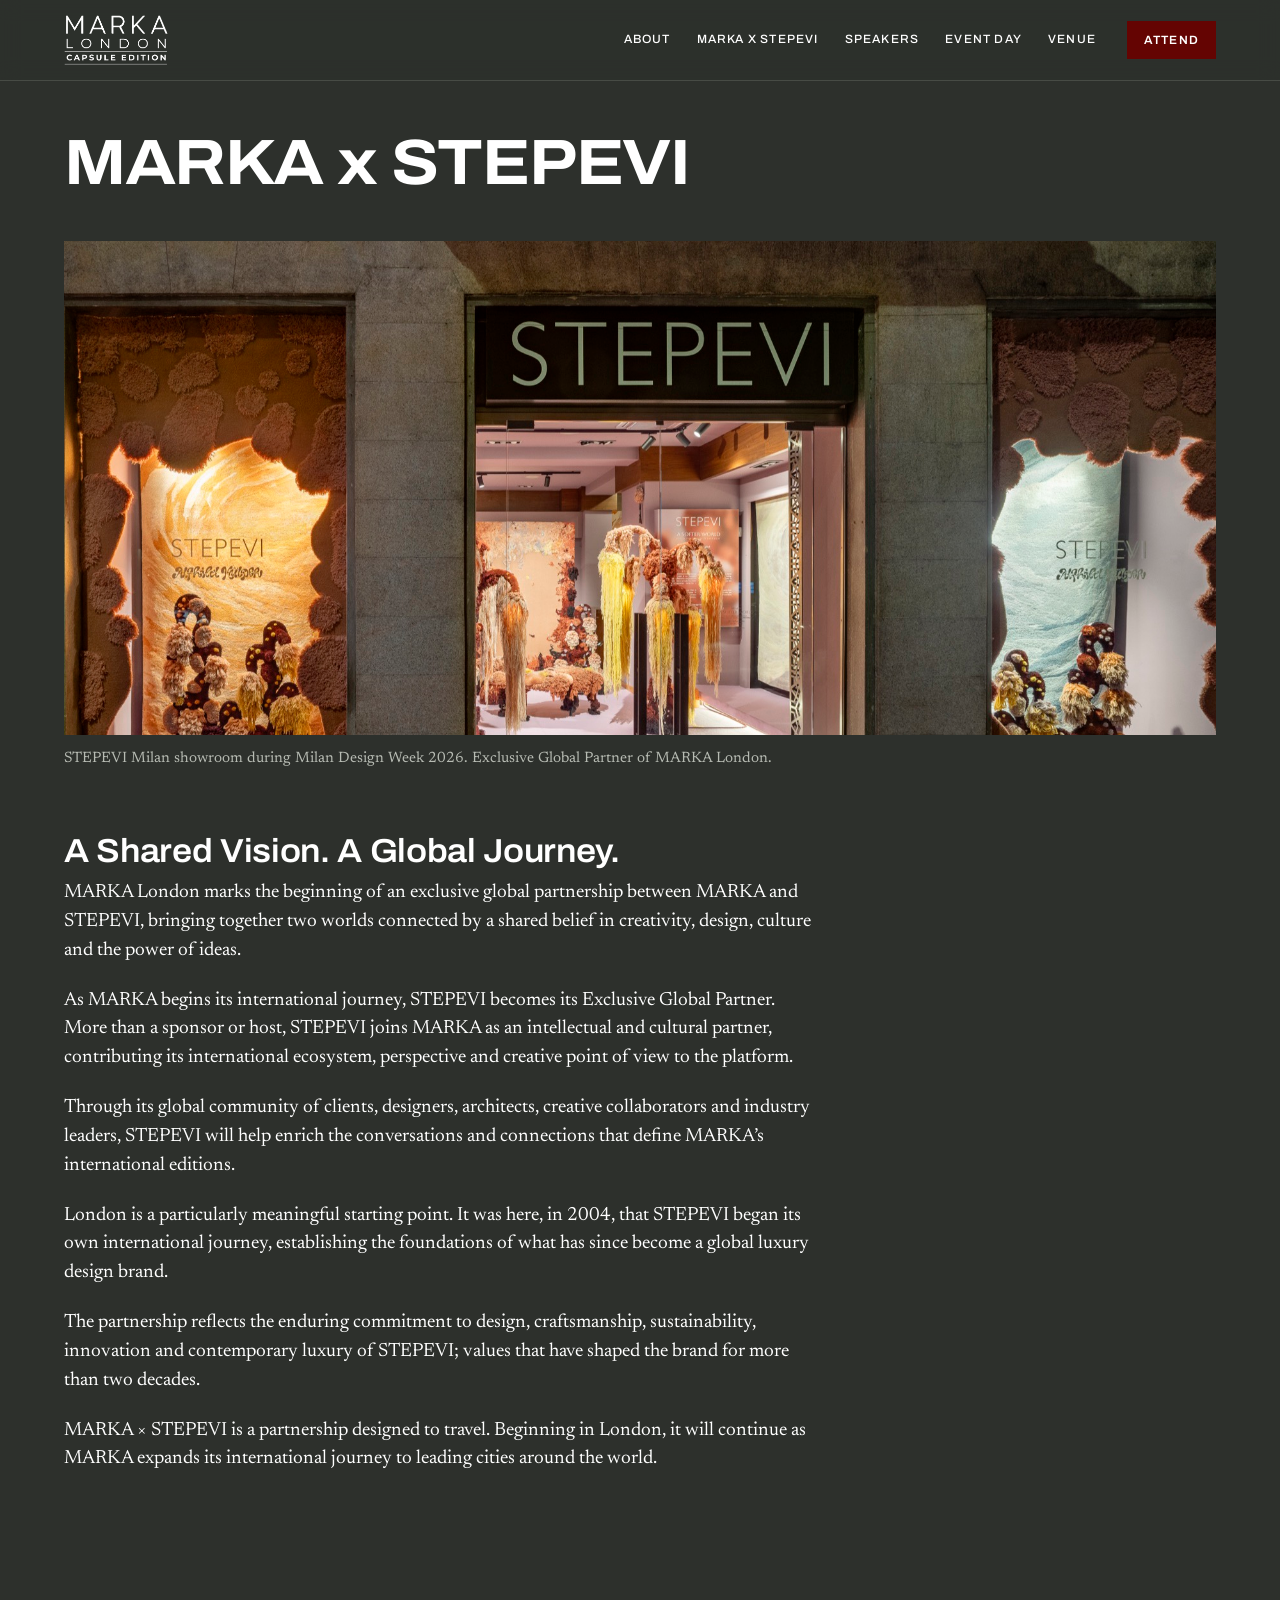
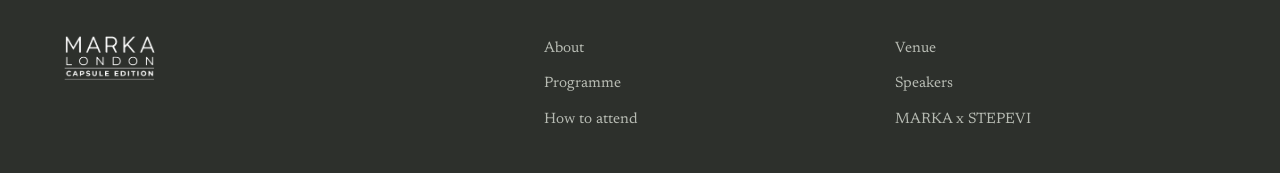
<file: stepevi.html>
<!doctype html>
<html lang="en">
<head>
<meta charset="utf-8">
<meta name="viewport" content="width=device-width, initial-scale=1">
<meta name="description" content="MARKA x STEPEVI — an exclusive global partnership, launching at MARKA London.">
<title>MARKA x STEPEVI — MARKA London</title>
<link rel="preconnect" href="https://fonts.googleapis.com">
<link rel="preconnect" href="https://fonts.gstatic.com" crossorigin>
<link rel="stylesheet" href="https://fonts.googleapis.com/css2?family=Archivo:wdth,wght@75..125,400..700&family=Newsreader:opsz,wght@6..72,300..600&display=swap">
<link rel="stylesheet" href="styles.css">
<style>
  /* ---------- L2 page ---------- */
  .l2{padding-block:clamp(30px,4vw,58px) clamp(50px,7vw,96px);}
  .l2-title{
    font-family:var(--display);
    font-variation-settings:"wdth" 110,"wght" 700;letter-spacing:-.02em;
    font-size:clamp(34px,5.4vw,64px);line-height:.98;
    margin:0 0 clamp(28px,3.6vw,52px);
    text-wrap:balance;
  }
  .banner-fig{margin:0 0 clamp(38px,5vw,76px);}
  .banner{aspect-ratio:21/9;overflow:hidden;}
  .banner svg,
  .banner img{width:100%;height:100%;object-fit:cover;}
  .banner-fig figcaption{
    margin-top:12px;
    font-size:15px;color:var(--ink-2);
  }
  @media (max-width:760px){.banner{aspect-ratio:16/10;}}

  .about-body{max-width:68ch;font-size:clamp(18px,1.5vw,21px);line-height:1.5;}
  .l2-subtitle{
    font-family:var(--display);
    font-variation-settings:"wdth" 106,"wght" 600;letter-spacing:-.01em;
    font-size:clamp(24px,2.6vw,34px);line-height:1.06;
    margin:0 0 .3em;
  }
  .about-body > * + .l2-subtitle{margin-top:clamp(38px,4.4vw,60px);}
  .about-body p{margin:0 0 1.1em;}
  .about-body p:last-child{margin-bottom:0;}
</style>
</head>
<body>

<header class="top">
  <div class="wrap top-in">
    <a class="mark-logo" href="index.html"><img src="assets/logo.png" alt="MARKA London — Capsule Edition"></a>
    <nav class="nav" aria-label="Primary">
      <a href="about">About</a>
      <a href="stepevi">MARKA x STEPEVI</a>
      <a href="speakers">Speakers</a>
      <a href="event-day">Event Day</a>
      <a href="venue">Venue</a>
    </nav>
    <div class="top-actions">
      <a class="btn btn-sm" href="index.html#attend">Attend</a>
      <button class="nav-toggle" type="button" aria-expanded="false"
              aria-controls="mobileNav" aria-label="Open menu">
        <span class="bars" aria-hidden="true"></span>
      </button>
    </div>
  </div>
  <nav class="mobile-nav" id="mobileNav" aria-label="Primary, mobile">
    <a href="about">About</a>
    <a href="stepevi">MARKA x STEPEVI</a>
    <a href="speakers">Speakers</a>
    <a href="event-day">Event Day</a>
    <a href="venue">Venue</a>
  </nav>
</header>

<main>

  <section class="l2">
    <div class="wrap">

      <h1 class="l2-title">MARKA x STEPEVI</h1>

      <figure class="banner-fig">
        <div class="banner">
          <img src="assets/stepevi-milan-2026.jpg" alt="STEPEVI Milan showroom during Milan Design Week 2026. Exclusive Global Partner of MARKA London.">
        </div>
        <figcaption>STEPEVI Milan showroom during Milan Design Week 2026. Exclusive Global Partner of MARKA London.</figcaption>
      </figure>

      <div class="about-body">
        <h2 class="l2-subtitle">A Shared Vision. A Global Journey.</h2>
        <p>MARKA London marks the beginning of an exclusive global partnership between MARKA and STEPEVI, bringing together two worlds connected by a shared belief in creativity, design, culture and the power of ideas.</p>
        <p>As MARKA begins its international journey, STEPEVI becomes its Exclusive Global Partner. More than a sponsor or host, STEPEVI joins MARKA as an intellectual and cultural partner, contributing its international ecosystem, perspective and creative point of view to the platform.</p>
        <p>Through its global community of clients, designers, architects, creative collaborators and industry leaders, STEPEVI will help enrich the conversations and connections that define MARKA&rsquo;s international editions.</p>
        <p>London is a particularly meaningful starting point. It was here, in 2004, that STEPEVI began its own international journey, establishing the foundations of what has since become a global luxury design brand.</p>
        <p>The partnership reflects the enduring commitment to design, craftsmanship, sustainability, innovation and contemporary luxury of STEPEVI; values that have shaped the brand for more than two decades.</p>
        <p>MARKA &times; STEPEVI is a partnership designed to travel. Beginning in London, it will continue as MARKA expands its international journey to leading cities around the world.</p>
      </div>

    </div>
  </section>

</main>

<footer class="foot">
  <div class="wrap">
    <div class="foot-grid">
      <div>
        <a class="mark-logo" href="index.html"><img src="assets/logo.png" alt="MARKA London — Capsule Edition"></a>
      </div>
      <div>
        <ul>
          <li><a href="about">About</a></li>
          <li><a href="event-day">Programme</a></li>
          <li><a href="index.html#attend">How to attend</a></li>
        </ul>
      </div>
      <div>
        <ul>
          <li><a href="venue">Venue</a></li>
          <li><a href="speakers">Speakers</a></li>
          <li><a href="stepevi">MARKA x STEPEVI</a></li>
        </ul>
      </div>
    </div>
  </div>
</footer>

<script>
(function(){
  var btn = document.querySelector('.nav-toggle');
  var menu = document.getElementById('mobileNav');
  if (!btn || !menu) return;
  btn.addEventListener('click', function(){
    var open = btn.getAttribute('aria-expanded') === 'true';
    btn.setAttribute('aria-expanded', String(!open));
    btn.setAttribute('aria-label', open ? 'Open menu' : 'Close menu');
    menu.classList.toggle('is-open', !open);
  });
})();
</script>
</body>
</html>
</file>
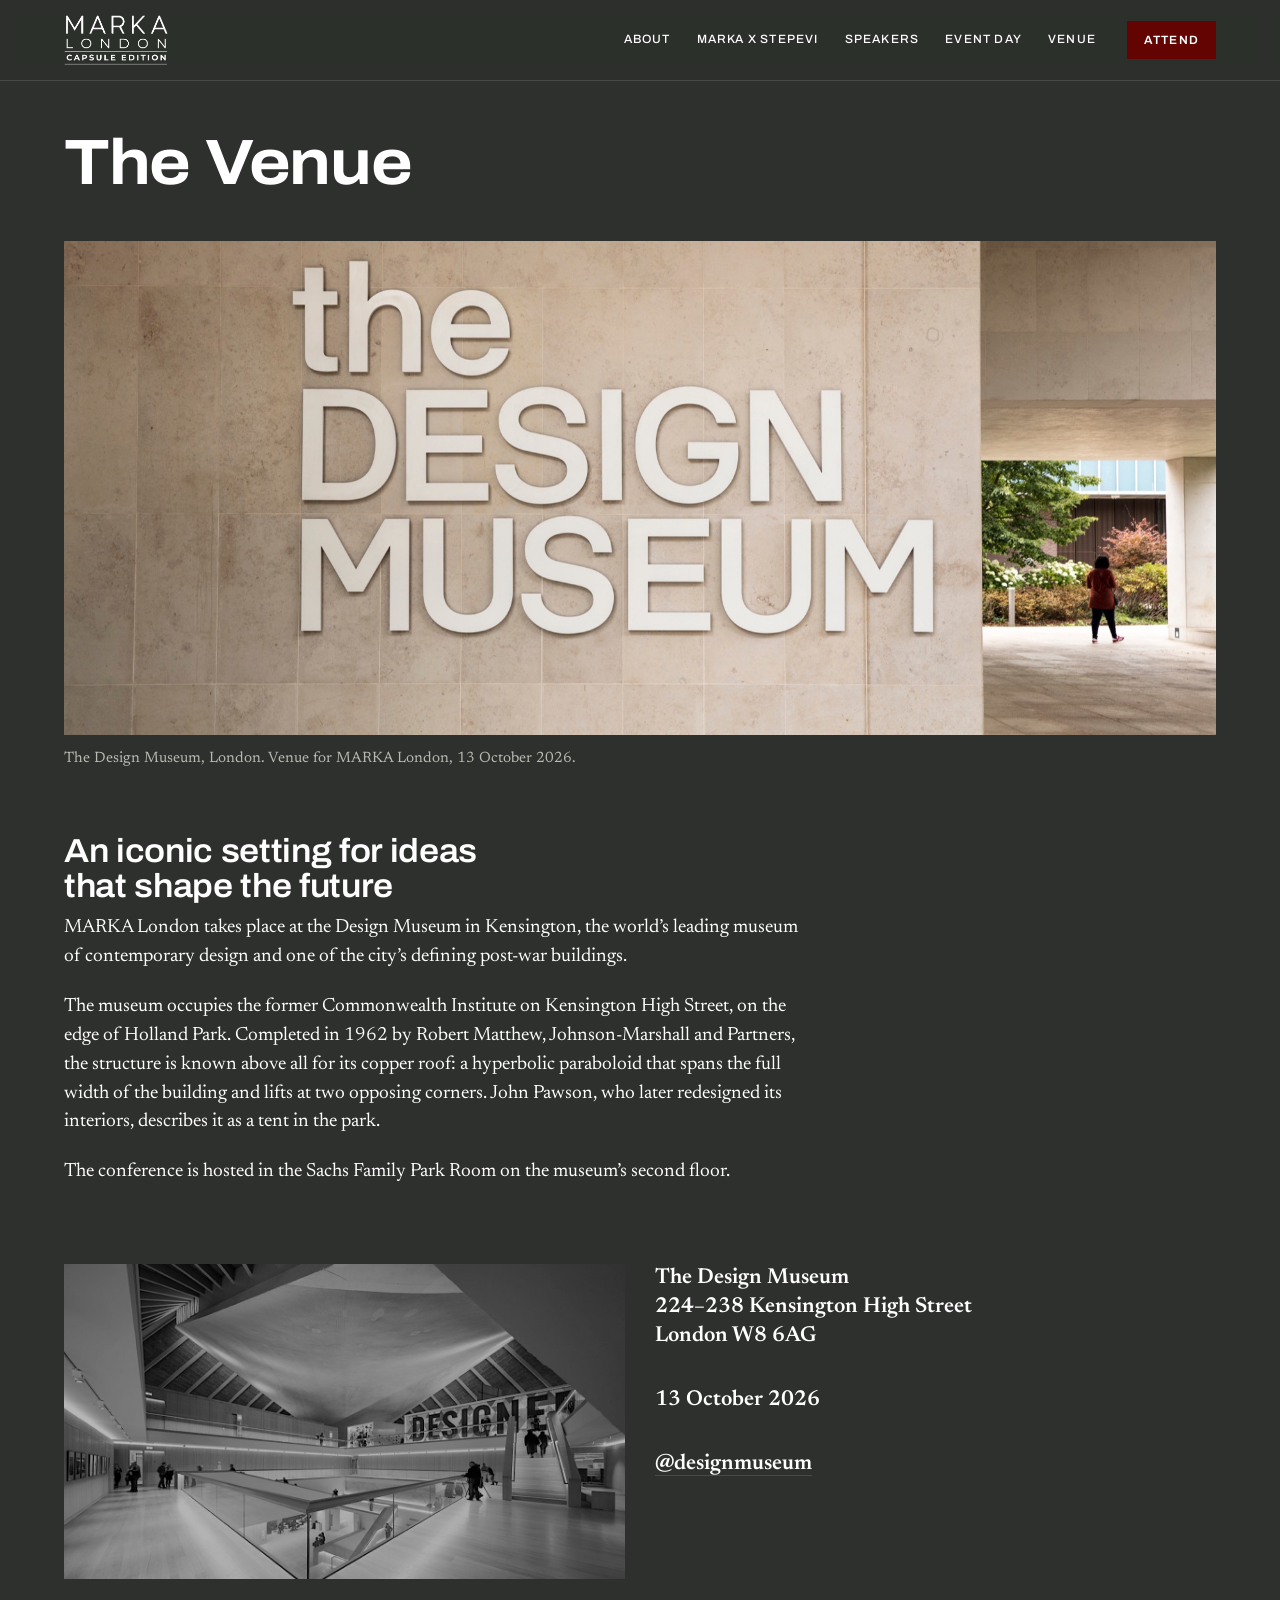
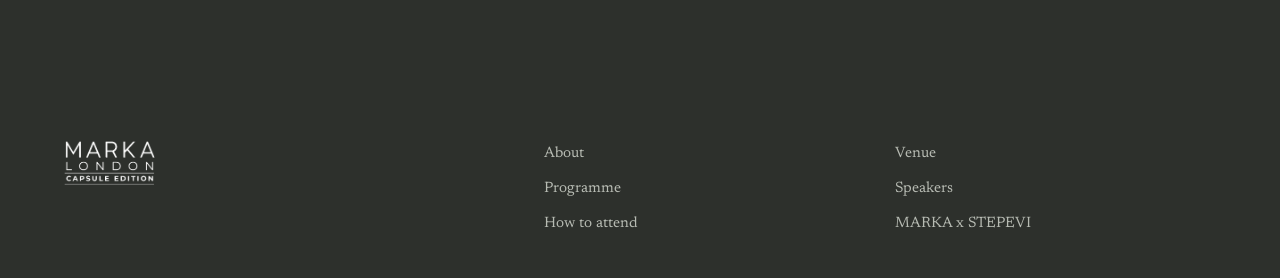
<file: venue.html>
<!doctype html>
<html lang="en">
<head>
<meta charset="utf-8">
<meta name="viewport" content="width=device-width, initial-scale=1">
<meta name="description" content="The Venue for MARKA London — the Design Museum, London, 13 October 2026.">
<title>The Venue — MARKA London</title>
<link rel="preconnect" href="https://fonts.googleapis.com">
<link rel="preconnect" href="https://fonts.gstatic.com" crossorigin>
<link rel="stylesheet" href="https://fonts.googleapis.com/css2?family=Archivo:wdth,wght@75..125,400..700&family=Newsreader:opsz,wght@6..72,300..600&display=swap">
<link rel="stylesheet" href="styles.css">
<style>
  /* ---------- L2 page ---------- */
  .l2{padding-block:clamp(30px,4vw,58px) clamp(50px,7vw,96px);}
  .l2-title{
    font-family:var(--display);
    font-variation-settings:"wdth" 110,"wght" 700;letter-spacing:-.02em;
    font-size:clamp(34px,5.4vw,64px);line-height:.98;
    margin:0 0 clamp(28px,3.6vw,52px);
    text-wrap:balance;
  }
  .banner-fig{margin:0 0 clamp(38px,5vw,76px);}
  .banner{aspect-ratio:21/9;overflow:hidden;}
  .banner svg,
  .banner img{width:100%;height:100%;object-fit:cover;}
  .banner-fig figcaption{
    margin-top:12px;
    font-size:15px;color:var(--ink-2);
  }
  @media (max-width:760px){.banner{aspect-ratio:16/10;}}

  .about-body{max-width:68ch;font-size:clamp(18px,1.5vw,21px);line-height:1.5;}
  .l2-subtitle{
    font-family:var(--display);
    font-variation-settings:"wdth" 106,"wght" 600;letter-spacing:-.01em;
    font-size:clamp(24px,2.6vw,34px);line-height:1.06;
    margin:0 0 .3em;
    text-wrap:balance;
  }
  .about-body > * + .l2-subtitle{margin-top:clamp(38px,4.4vw,60px);}

  /* Venue details: photo left, address and contact right. */
  .venue-block{
    display:grid;grid-template-columns:1fr 1fr;gap:var(--gap);
    align-items:start;margin-top:clamp(44px,6vw,86px);
  }
  .venue-media{aspect-ratio:16/9;overflow:hidden;}
  .venue-media img{width:100%;height:100%;object-fit:cover;}
  .venue-info{font-size:clamp(19px,1.7vw,24px);font-weight:600;line-height:1.34;}
  .venue-info address{font-style:normal;margin:0;}
  .venue-info .venue-date{margin:1.6em 0 0;font-variant-numeric:tabular-nums;}
  .venue-info .venue-social{margin:1.6em 0 0;}
  .venue-info .venue-social a{border-bottom:1px solid var(--rule);}
  .venue-info .venue-social a:hover{border-bottom-color:var(--ink);}
  @media (max-width:760px){
    .venue-block{grid-template-columns:1fr;}
    .venue-info{font-size:19px;}
  }
  .about-body p{margin:0 0 1.1em;}
  .about-body p:last-child{margin-bottom:0;}
</style>
</head>
<body>

<header class="top">
  <div class="wrap top-in">
    <a class="mark-logo" href="index.html"><img src="assets/logo.png" alt="MARKA London — Capsule Edition"></a>
    <nav class="nav" aria-label="Primary">
      <a href="about">About</a>
      <a href="stepevi">MARKA x STEPEVI</a>
      <a href="speakers">Speakers</a>
      <a href="event-day">Event Day</a>
      <a href="venue">Venue</a>
    </nav>
    <div class="top-actions">
      <a class="btn btn-sm" href="index.html#attend">Attend</a>
      <button class="nav-toggle" type="button" aria-expanded="false"
              aria-controls="mobileNav" aria-label="Open menu">
        <span class="bars" aria-hidden="true"></span>
      </button>
    </div>
  </div>
  <nav class="mobile-nav" id="mobileNav" aria-label="Primary, mobile">
    <a href="about">About</a>
    <a href="stepevi">MARKA x STEPEVI</a>
    <a href="speakers">Speakers</a>
    <a href="event-day">Event Day</a>
    <a href="venue">Venue</a>
  </nav>
</header>

<main>

  <section class="l2">
    <div class="wrap">

      <h1 class="l2-title">The Venue</h1>

      <figure class="banner-fig">
        <div class="banner">
          <img src="assets/venue-design-museum-sign.jpg" alt="The Design Museum lettering on the limestone facade of the museum in Kensington, London.">
        </div>
        <figcaption>The Design Museum, London. Venue for MARKA London, 13 October 2026.</figcaption>
      </figure>

      <div class="about-body">
        <h2 class="l2-subtitle">An iconic setting for ideas that shape the future</h2>
        <p>MARKA London takes place at the Design Museum in Kensington, the world&rsquo;s leading museum of contemporary design and one of the city&rsquo;s defining post-war buildings.</p>
        <p>The museum occupies the former Commonwealth Institute on Kensington High Street, on the edge of Holland Park. Completed in 1962 by Robert Matthew, Johnson-Marshall and Partners, the structure is known above all for its copper roof: a hyperbolic paraboloid that spans the full width of the building and lifts at two opposing corners. John Pawson, who later redesigned its interiors, describes it as a tent in the park.</p>
        <p>The conference is hosted in the Sachs Family Park Room on the museum&rsquo;s second floor.</p>
      </div>

      <div class="venue-block">
        <div class="venue-media">
          <img src="assets/venue-design-museum-bw.jpg" alt="The atrium of the Design Museum in London, under its curved timber roof.">
        </div>
        <div class="venue-info">
          <address>
            The Design Museum<br>
            224&ndash;238 Kensington High Street<br>
            London W8 6AG
          </address>
          <p class="venue-date">13 October 2026</p>
          <p class="venue-social"><a href="https://www.instagram.com/designmuseum/" target="_blank" rel="noopener noreferrer">@designmuseum</a></p>
        </div>
      </div>

    </div>
  </section>

</main>

<footer class="foot">
  <div class="wrap">
    <div class="foot-grid">
      <div>
        <a class="mark-logo" href="index.html"><img src="assets/logo.png" alt="MARKA London — Capsule Edition"></a>
      </div>
      <div>
        <ul>
          <li><a href="about">About</a></li>
          <li><a href="event-day">Programme</a></li>
          <li><a href="index.html#attend">How to attend</a></li>
        </ul>
      </div>
      <div>
        <ul>
          <li><a href="venue">Venue</a></li>
          <li><a href="speakers">Speakers</a></li>
          <li><a href="stepevi">MARKA x STEPEVI</a></li>
        </ul>
      </div>
    </div>
  </div>
</footer>

<script>
(function(){
  var btn = document.querySelector('.nav-toggle');
  var menu = document.getElementById('mobileNav');
  if (!btn || !menu) return;
  btn.addEventListener('click', function(){
    var open = btn.getAttribute('aria-expanded') === 'true';
    btn.setAttribute('aria-expanded', String(!open));
    btn.setAttribute('aria-label', open ? 'Open menu' : 'Close menu');
    menu.classList.toggle('is-open', !open);
  });
})();
</script>
</body>
</html>
</file>
<file: styles.css>
:root{
  color-scheme:dark;
  --paper:#2D302C;
  --surface:#363A34;
  --ink:#FFFFFF;
  --ink-2:#B7BBB3;
  --rule:#474B45;
  --rule-strong:#FFFFFF;
  --accent:#640402;
  --accent-ink:#FFFFFF;
  --focus:var(--ink-2);

  --display:"Archivo","Helvetica Neue",Helvetica,Arial,sans-serif;
  --body:"Newsreader",Georgia,"Times New Roman",serif;

  --gap:clamp(20px,2.4vw,34px);
  --pad:clamp(20px,5vw,64px);
  --section:clamp(38px,4.4vw,66px);
  --header:80px;
}
*{box-sizing:border-box;}
body{
  margin:0;
  background:var(--paper);
  color:var(--ink);
  font-family:var(--body);
  font-size:17px;
  line-height:1.55;
  -webkit-font-smoothing:antialiased;
}
a{color:inherit;text-decoration:none;}
img,svg{display:block;max-width:100%;}
:focus-visible{outline:2px solid var(--focus);outline-offset:3px;}

.wrap{max-width:1360px;margin:0 auto;padding-inline:var(--pad);}

/* ---------- shared type ---------- */
.label{
  font-family:var(--display);
  font-variation-settings:"wdth" 100,"wght" 600;
  font-size:11px;
  letter-spacing:.14em;
  text-transform:uppercase;
  color:var(--ink-2);
  font-variant-numeric:tabular-nums;
  margin:0;
}
.sect-title{
  font-family:var(--display);
  font-variation-settings:"wdth" 108,"wght" 600;
  letter-spacing:-.005em;
  font-size:clamp(28px,4.2vw,52px);
  line-height:1.02;
  margin:0;
  text-wrap:balance;
}
.lede{
  font-size:clamp(17px,1.35vw,20px);
  line-height:1.5;
  color:var(--ink-2);
  max-width:52ch;
  margin:0;
}

/* ---------- header ---------- */
.top{
  position:sticky;top:0;z-index:40;
  background:color-mix(in srgb,var(--paper) 88%,transparent);
  backdrop-filter:blur(10px);
  border-bottom:1px solid var(--rule);
}
.top-in{display:flex;align-items:center;gap:var(--gap);height:var(--header);}
.mark{
  font-family:var(--display);
  font-variation-settings:"wdth" 118,"wght" 700;
  text-transform:uppercase;
  letter-spacing:.02em;
  font-size:17px;
  margin-right:auto;
}
.mark-logo{
  display:block;
  height:50px;width:auto;
  margin-right:auto;
}
.mark-logo img{display:block;height:100%;width:auto;filter:invert(1);}
@media (max-width:520px){.mark-logo{height:40px;}}
.nav{display:flex;gap:26px;align-items:center;}
.nav a{
  font-family:var(--display);
  font-variation-settings:"wdth" 100,"wght" 500;
  font-size:12px;letter-spacing:.1em;text-transform:uppercase;
  padding-block:4px;
  border-bottom:1px solid transparent;
}
.nav a:hover{border-bottom-color:var(--rule-strong);}
@media (max-width:860px){.nav{display:none;}}

.btn{
  display:inline-flex;align-items:center;justify-content:center;
  font-family:var(--display);
  font-variation-settings:"wdth" 100,"wght" 600;
  font-size:12px;letter-spacing:.1em;text-transform:uppercase;
  padding:11px 20px;
  background:var(--accent);color:var(--accent-ink);
  border:1px solid var(--accent);
  transition:opacity .18s ease;
}
.btn:hover{opacity:.84;}
.btn-ghost{background:transparent;color:var(--ink);border-color:var(--rule-strong);}
.btn-ghost:hover{background:var(--ink);color:var(--paper);opacity:1;}
.btn-sm{padding:9px 16px;}

/* ---------- hero ---------- */
.hero{position:relative;}
.hero-banner{width:100%;height:auto;}

/* ---------- ticker ---------- */
.ticker{
  border-bottom:1px solid var(--rule);
  overflow:hidden;
  padding-block:14px;
}
.ticker-track{
  display:flex;width:max-content;
  animation:slide 46s linear infinite;
}
.ticker:hover .ticker-track{animation-play-state:paused;}
.ticker-track span{
  font-family:var(--display);
  font-variation-settings:"wdth" 100,"wght" 500;
  font-size:12px;letter-spacing:.12em;text-transform:uppercase;
  color:var(--ink-2);
  padding-inline:18px;
  white-space:nowrap;
}
.ticker-track span::after{content:"·";margin-left:18px;color:var(--rule);}
.ticker-hero{
  position:sticky;top:calc(var(--header) + 1px);z-index:30;
  background:var(--accent);
  border-top:2px solid var(--accent);
  border-bottom:2px solid var(--accent);
}
.ticker-hero .ticker-track span{color:#FFFFFF;}
.ticker-hero .ticker-track span::after{color:rgba(255,255,255,.45);}
@keyframes slide{from{transform:translateX(0);}to{transform:translateX(-50%);}}
@media (prefers-reduced-motion:reduce){
  .ticker-track{animation:none;}
  .ticker{overflow-x:auto;}
}

/* ---------- section scaffold ---------- */
.sect{padding-block:var(--section);}
.sect-head{
  display:grid;grid-template-columns:180px 1fr auto;
  gap:var(--gap);align-items:baseline;
  padding-top:18px;border-top:1px solid var(--rule-strong);
  margin-bottom:clamp(24px,2.8vw,38px);
}
.sect-head .more{
  font-family:var(--display);
  font-variation-settings:"wdth" 100,"wght" 600;
  font-size:12px;letter-spacing:.1em;text-transform:uppercase;
  border-bottom:1px solid var(--rule-strong);padding-bottom:2px;
  white-space:nowrap;
}
.sect-head .more:hover{color:var(--ink-2);border-bottom-color:var(--ink-2);}
@media (max-width:760px){
  .sect-head{grid-template-columns:1fr;gap:14px;}
  .sect-head .more{justify-self:start;}
}
/* Section heads: accent-coloured eyebrow, title underscored in the same red.
   justify-self shrinks the title to its text, so the rule ends with the words. */
.sect-head .label{color:var(--ink-2);}
.sect-head .sect-title{
  justify-self:start;
  padding-bottom:.14em;
  border-bottom:2px solid var(--ink-2);
}

#programs{padding-top:clamp(34px,4vw,58px);}

/* ---------- how to attend ---------- */
#attend .sect-head{margin-bottom:clamp(18px,2vw,26px);}
.attend-lede{margin:0 0 clamp(30px,4vw,52px);}
.attend-grid{display:grid;grid-template-columns:repeat(2,1fr);gap:var(--gap);}
.attend-panel{
  display:flex;flex-direction:column;gap:clamp(34px,4.2vw,58px);
  padding:clamp(30px,3.2vw,54px);
  min-height:clamp(330px,30vw,430px);
  background:var(--bg);color:var(--fg);
}
.panel-accent{--bg:#4B0302;--fg:#F5F4F1;--line:rgba(245,244,241,.4);--muted:rgba(245,244,241,.78);}
.panel-black{--bg:#000000;--fg:#F5F4F1;--line:rgba(245,244,241,.34);--muted:rgba(245,244,241,.72);}
.attend-panel svg{width:44px;height:44px;stroke:currentColor;fill:none;stroke-width:1.25;}
.attend-body{display:flex;flex-direction:column;align-items:flex-start;}
.attend-head{display:flex;align-items:center;gap:18px;}
.attend-head h3{
  font-family:var(--display);
  font-variation-settings:"wdth" 104,"wght" 600;letter-spacing:-.005em;
  font-size:clamp(19px,1.5vw,24px);line-height:1.08;
  margin:0;
}
.attend-body p{margin:0 0 1.05em;color:var(--muted);font-size:18px;line-height:1.5;max-width:46ch;}
.attend-mail{
  display:block;width:100%;
  margin-top:8px;
  border-top:1px solid var(--line);
  padding-top:18px;
  font-size:15px;color:var(--muted);
  word-break:break-word;
}
.attend-mail:hover{color:var(--fg);}
.attend-btn{
  display:inline-flex;align-items:center;gap:16px;
  margin-top:26px;padding-bottom:2px;
  background-image:linear-gradient(currentColor,currentColor);
  background-size:100% 1px;background-repeat:no-repeat;background-position:0 100%;
  font-family:var(--display);
  font-variation-settings:"wdth" 100,"wght" 600;
  font-size:12px;letter-spacing:.1em;text-transform:uppercase;
  transition:opacity .2s ease;
}
.attend-btn .arrow{width:17px;height:9px;stroke-width:1.6;}
.attend-btn:hover{opacity:.6;}
@media (max-width:760px){.attend-grid{grid-template-columns:1fr;}}
@media (prefers-reduced-motion:reduce){.attend-btn{transition:none;}}

/* ---------- card rows ---------- */
.row-3{display:grid;grid-template-columns:repeat(3,1fr);gap:var(--gap);}
.row-2{display:grid;grid-template-columns:repeat(2,1fr);gap:var(--gap);}
@media (max-width:900px){.row-3{grid-template-columns:1fr 1fr;}}
@media (max-width:620px){.row-3,.row-2{grid-template-columns:1fr;}}

/* programs: two stacked boxes per column */
.programs{display:grid;grid-template-columns:1fr 1fr;gap:var(--gap);align-items:stretch;}
.programs .stack{display:flex;flex-direction:column;gap:var(--gap);}
.programs .card{gap:0;}
.programs .card .frame{margin-bottom:16px;}
.programs .card p{margin-top:7px;}
.programs .frame{aspect-ratio:16/9;position:relative;}
/* Programme tiles sit mono at rest and cross-fade to the red-accented shot on hover. */
.programs .frame .frame-hover{
  position:absolute;inset:0;
  opacity:0;
  transition:opacity .45s ease,transform .5s cubic-bezier(.2,.6,.2,1);
}
.programs .card:hover .frame-hover{opacity:1;}
.programs .frame svg,
.programs .frame img{width:100%;height:100%;object-fit:cover;}
@media (max-width:760px){
  .programs{grid-template-columns:1fr;}
}

.card{display:flex;flex-direction:column;gap:16px;}
.card .frame{overflow:hidden;}
.card .frame svg,
.card .frame img{transition:transform .5s cubic-bezier(.2,.6,.2,1);}
.card:hover .frame svg,
.card:hover .frame img{transform:scale(1.03);}
.card h3{
  font-family:var(--display);
  font-variation-settings:"wdth" 104,"wght" 600;
  font-size:clamp(19px,1.7vw,24px);
  line-height:1.1;letter-spacing:-.005em;
  margin:0;
  display:inline;
  background-image:linear-gradient(var(--ink),var(--ink));
  background-size:0 1px;background-repeat:no-repeat;background-position:0 100%;
  transition:background-size .35s ease;
}
.card:hover h3{background-size:100% 1px;}
.card p{margin:0;color:var(--ink-2);font-size:16px;max-width:44ch;}
.card .meta{display:flex;gap:14px;align-items:baseline;}
.card .meta .dot{color:var(--ink-2);}
@media (prefers-reduced-motion:reduce){
  .card .frame svg,.card .frame img,.card h3{transition:none;}
  .programs .frame .frame-hover{transition:none;}
}




.note{font-size:13px;color:var(--ink-2);margin:14px 0 0;}

/* ---------- footer ---------- */
.foot{padding-block:clamp(44px,6vw,72px) 40px;}
/* Same wordmark as the header, a little smaller. */
.foot .mark-logo{height:44px;margin-bottom:16px;}
.foot-grid{display:grid;grid-template-columns:1.4fr 1fr 1fr;gap:var(--gap);}
@media (max-width:820px){.foot-grid{grid-template-columns:1fr 1fr;}}
.foot ul{list-style:none;margin:0;padding:0;display:flex;flex-direction:column;gap:9px;}
.foot ul a{font-size:15px;color:var(--ink-2);}
.foot ul a:hover{color:var(--ink);}

/* ---------- mobile navigation ---------- */
/* .nav is hidden below 860px; this hamburger carries the links instead. */
.top-actions{display:flex;align-items:center;gap:14px;}
.nav-toggle{display:none;}
.mobile-nav{display:none;}

@media (max-width:860px){
  .nav-toggle{
    display:inline-flex;align-items:center;justify-content:center;
    width:42px;height:42px;flex:none;padding:0;
    background:none;border:1px solid var(--rule);
    color:var(--ink);cursor:pointer;
  }
  /* Three bars from one element: the middle is the span, the outer two
     are its pseudo-elements, which rotate into an X when open. */
  .nav-toggle .bars,
  .nav-toggle .bars::before,
  .nav-toggle .bars::after{
    display:block;width:18px;height:1.5px;background:currentColor;
  }
  .nav-toggle .bars{position:relative;}
  .nav-toggle .bars::before,
  .nav-toggle .bars::after{content:"";position:absolute;left:0;}
  .nav-toggle .bars::before{top:-6px;}
  .nav-toggle .bars::after{top:6px;}
  .nav-toggle[aria-expanded="true"] .bars{background:transparent;}
  .nav-toggle[aria-expanded="true"] .bars::before{top:0;transform:rotate(45deg);}
  .nav-toggle[aria-expanded="true"] .bars::after{top:0;transform:rotate(-45deg);}

  .mobile-nav{
    flex-direction:column;
    padding-inline:var(--pad);
    border-top:1px solid var(--rule);
    background:var(--paper);
  }
  .mobile-nav.is-open{display:flex;}
  .mobile-nav a{
    font-family:var(--display);
    font-variation-settings:"wdth" 100,"wght" 500;
    font-size:13px;letter-spacing:.1em;text-transform:uppercase;
    padding-block:16px;
    border-bottom:1px solid var(--rule);
  }
  .mobile-nav a:last-child{border-bottom:0;}
}

/* Footer links stack into one column on phones, so Venue / Speakers /
   MARKA x STEPEVI sit below About / Programme / How to attend. */
@media (max-width:760px){
  .foot-grid{grid-template-columns:1fr;}
}

/* The hero ticker sits at roughly half its desktop height on phones:
   ~48px tall becomes ~24px, with type and spacing scaled to match. */
@media (max-width:760px){
  .ticker{padding-block:5px;}
  .ticker-track span{font-size:9px;letter-spacing:.1em;padding-inline:9px;}
  .ticker-track span::after{margin-left:9px;}
}

/* The header (80px) and the hero ticker are both sticky, so they cover the
   top ~132px of the viewport -- desktop ~132px, mobile ~109px. Without this,
   an anchor jump to #visit or #attend parks the section title underneath
   them. scroll-margin-top moves the landing point clear, leaving the
   section's own padding as breathing room above the title. */
.sect{scroll-margin-top:110px;}
@media (max-width:760px){
  .sect{scroll-margin-top:90px;}
}

/* ---------- the day at a glance (two-column programme) ---------- */
/* Scoped under .mk-prog; used on the home page and event-day.html. Loads Montserrat. */
.mk-prog{
  --mk-ground:#4A0D10;
  --mk-ink:#ffffff;
  --mk-muted:rgba(255,255,255,0.82);
  --mk-rule:rgba(255,255,255,0.7);
  --mk-pad:40px;
  background:var(--mk-ground);
  color:var(--mk-ink);
  font-family:'Montserrat','Helvetica Neue',Arial,sans-serif;
  padding:72px 0 96px;
  box-sizing:border-box;
}
.mk-prog *,.mk-prog *::before,.mk-prog *::after{box-sizing:border-box}
.mk-prog__head{display:flex;flex-direction:column;align-items:center;text-align:center;padding:0 16px}
.mk-prog__marka{font-size:66px;font-weight:400;letter-spacing:.14em;line-height:1;margin-right:-.14em}
.mk-prog__london{font-size:30px;font-weight:300;letter-spacing:.62em;line-height:1;margin-top:10px;margin-right:-.62em}
.mk-prog__edition{margin-top:18px;padding:8px 4px;border-top:1.5px solid var(--mk-ink);border-bottom:1.5px solid var(--mk-ink);font-size:17px;font-weight:700;letter-spacing:.28em}
.mk-prog__date{margin-top:30px;font-size:22px;font-weight:500;letter-spacing:.12em}
.mk-prog__venue{margin-top:12px;font-size:12px;letter-spacing:.16em}
.mk-prog__h{margin:48px 0 0;font-size:36px;font-weight:300;letter-spacing:.08em;color:var(--mk-ink)}

.mk-cols{max-width:1100px;margin:56px auto 0;padding:0 var(--mk-pad);display:grid;grid-template-columns:1fr 1fr}
.mk-col{padding:0 48px;min-width:0}
.mk-col:first-child{padding-left:0;border-right:1px solid var(--mk-rule)}
.mk-col:last-child{padding-right:0}

.mk-break{display:flex;justify-content:space-between;align-items:flex-start;gap:24px}
.mk-time{font-size:19px;font-weight:400;letter-spacing:.06em;line-height:1.2}
.mk-break .mk-time{display:block;font-size:21px}
.mk-sech{margin:6px 0 0;font-size:20px;font-weight:700;letter-spacing:.05em;line-height:1.25}
.mk-ic{flex:none;width:52px;height:52px;display:flex;align-items:center;justify-content:center;margin-top:6px}
.mk-ic svg{width:46px;height:46px;display:block}

.mk-part{margin:40px 0 0;padding-bottom:8px;border-bottom:1.5px solid var(--mk-ink);font-size:19px;font-weight:700;letter-spacing:.07em}
.mk-list{list-style:none;margin:0;padding:0}
.mk-item{padding:18px 0 20px;border-bottom:1px solid var(--mk-rule)}
.mk-item:last-child{border-bottom:0;padding-bottom:0}
.mk-item__head{display:flex;align-items:baseline;gap:28px;flex-wrap:wrap}
.mk-tag{font-size:13px;font-weight:600;letter-spacing:.14em;text-transform:uppercase;color:var(--mk-muted)}
.mk-name{margin:8px 0 0;font-size:20px;font-weight:700;letter-spacing:.03em;line-height:1.3}
.mk-with{margin-top:7px;font-size:14.5px;letter-spacing:.03em;color:var(--mk-muted)}
.mk-with b{font-size:20px;font-weight:600;color:var(--mk-ink)}
.mk-title{margin-top:8px;font-size:14.5px;font-weight:700;letter-spacing:.1em;line-height:1.45}
.mk-desc{margin:5px 0 0;font-size:15px;font-weight:300;letter-spacing:.01em;line-height:1.5;color:var(--mk-muted)}
.mk-desc b{font-weight:600;color:var(--mk-ink)}
.mk-break .mk-desc{margin-top:10px}

/* Phones & small tablets: one column, afternoon below morning */
@media (max-width:760px){
  .mk-prog{--mk-pad:20px;padding:56px 0 72px}
  .mk-prog__marka{font-size:48px}
  .mk-prog__london{font-size:22px}
  .mk-prog__edition{font-size:14px}
  .mk-prog__date{font-size:18px}
  .mk-prog__h{font-size:26px;margin-top:36px}
  .mk-cols{grid-template-columns:1fr;margin-top:40px}
  .mk-col{padding:0}
  .mk-col:first-child{border-right:0;border-bottom:1px solid var(--mk-rule);padding-bottom:36px;margin-bottom:36px}
  .mk-name,.mk-with b,.mk-sech{font-size:18px}
  .mk-time{font-size:17px}
  .mk-ic{width:44px;height:44px}
  .mk-ic svg{width:40px;height:40px}
}
</file>
